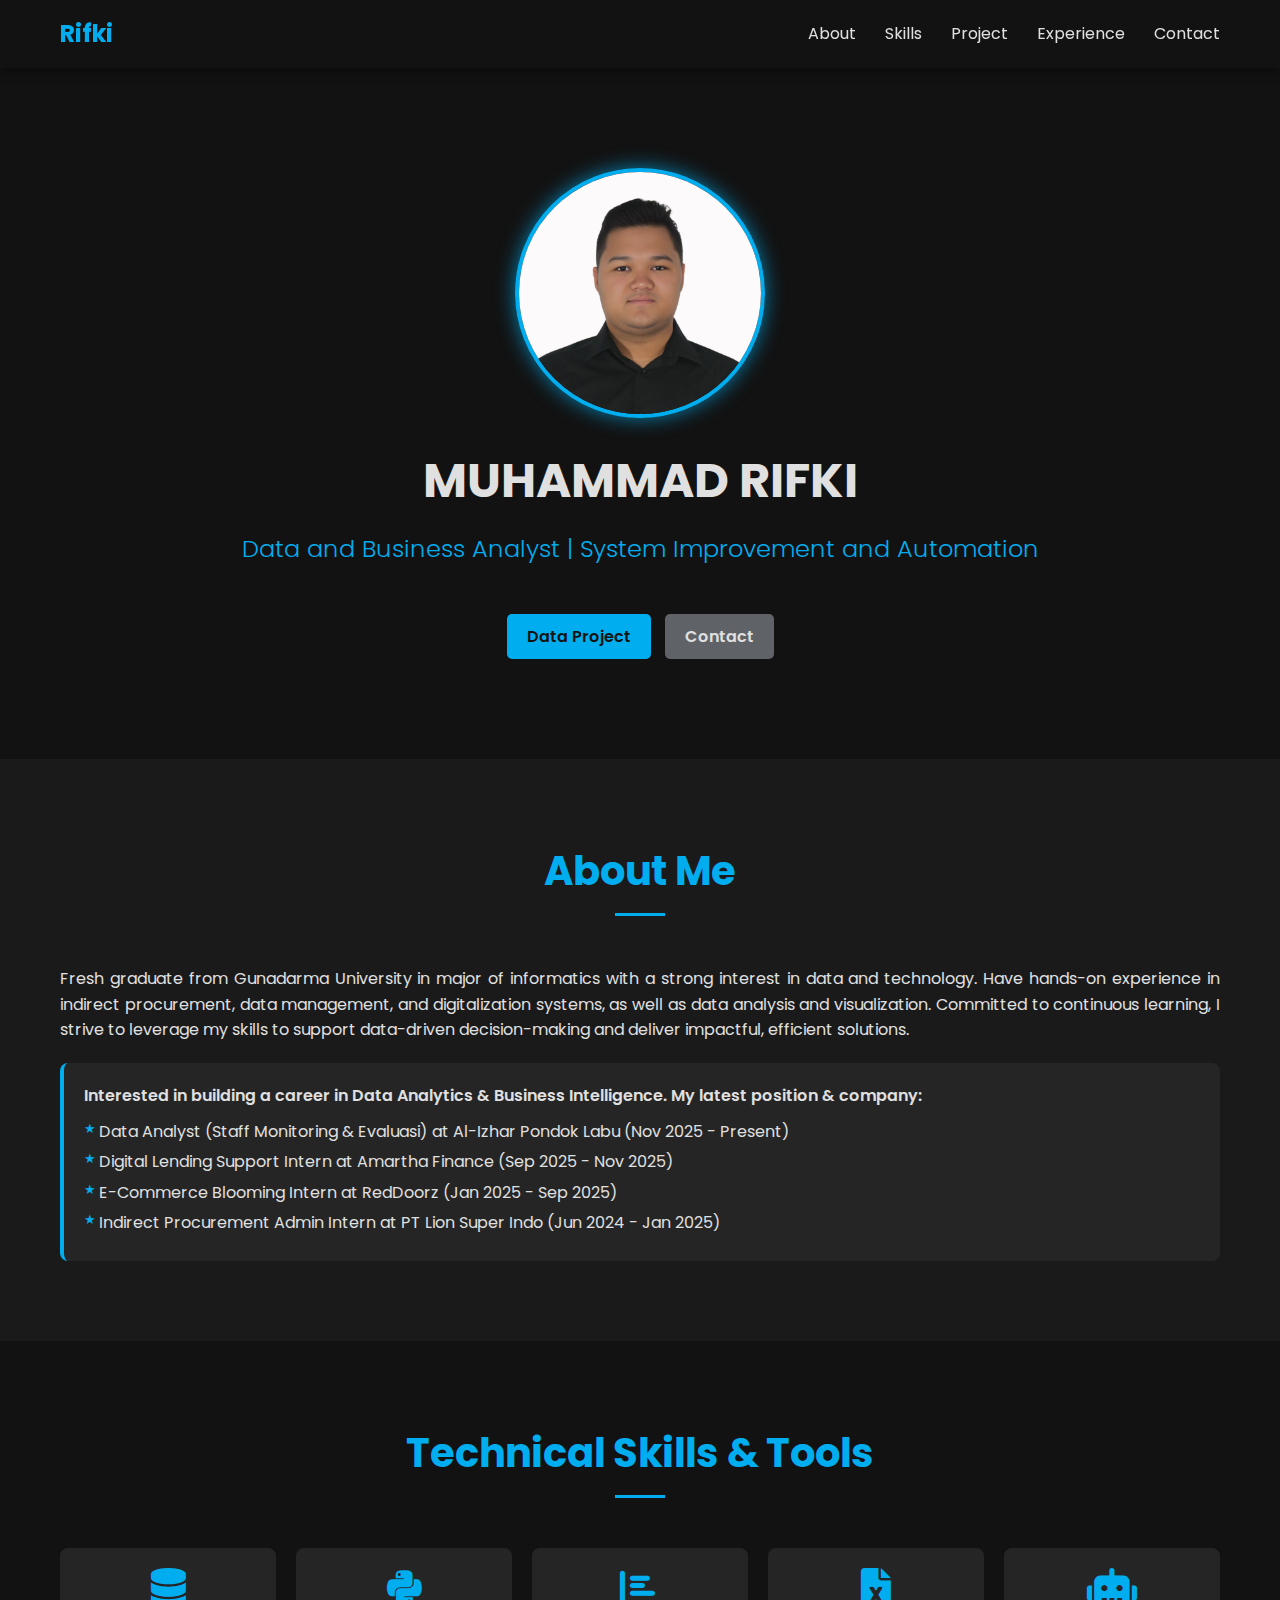
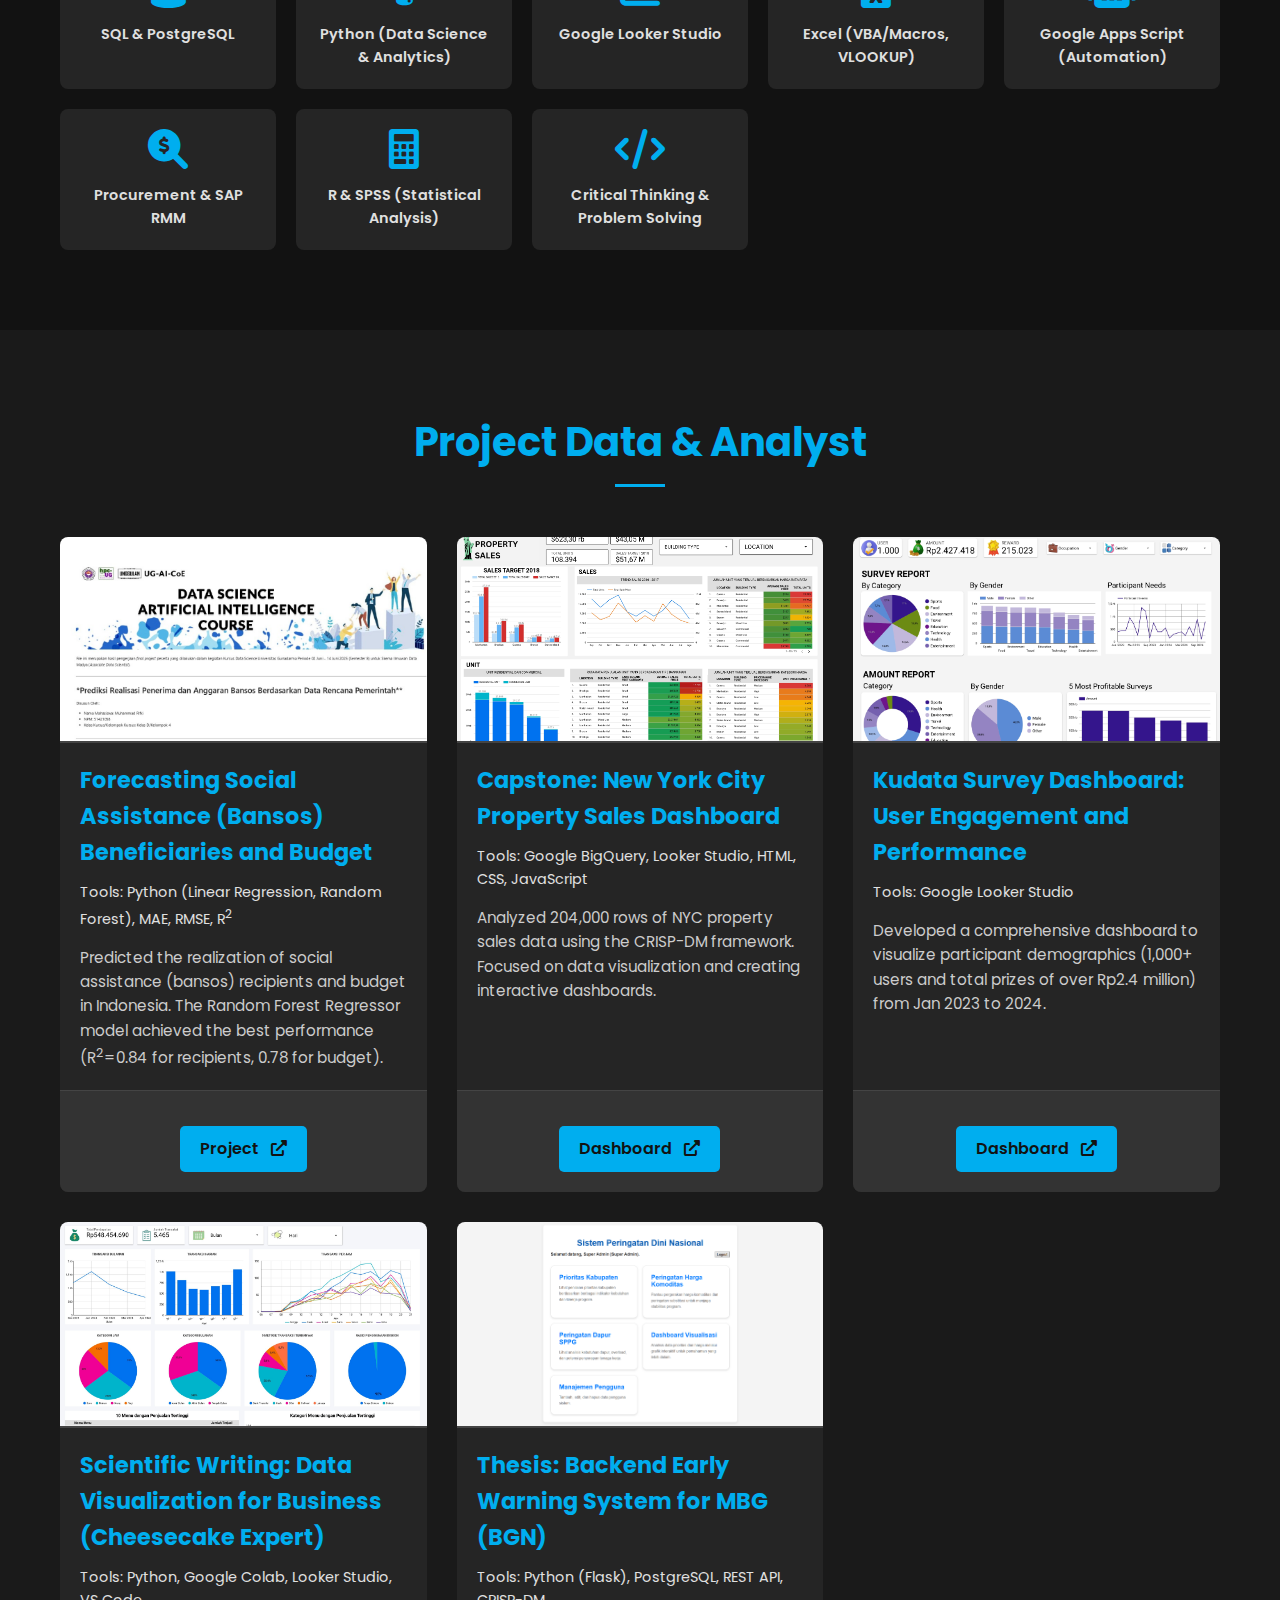
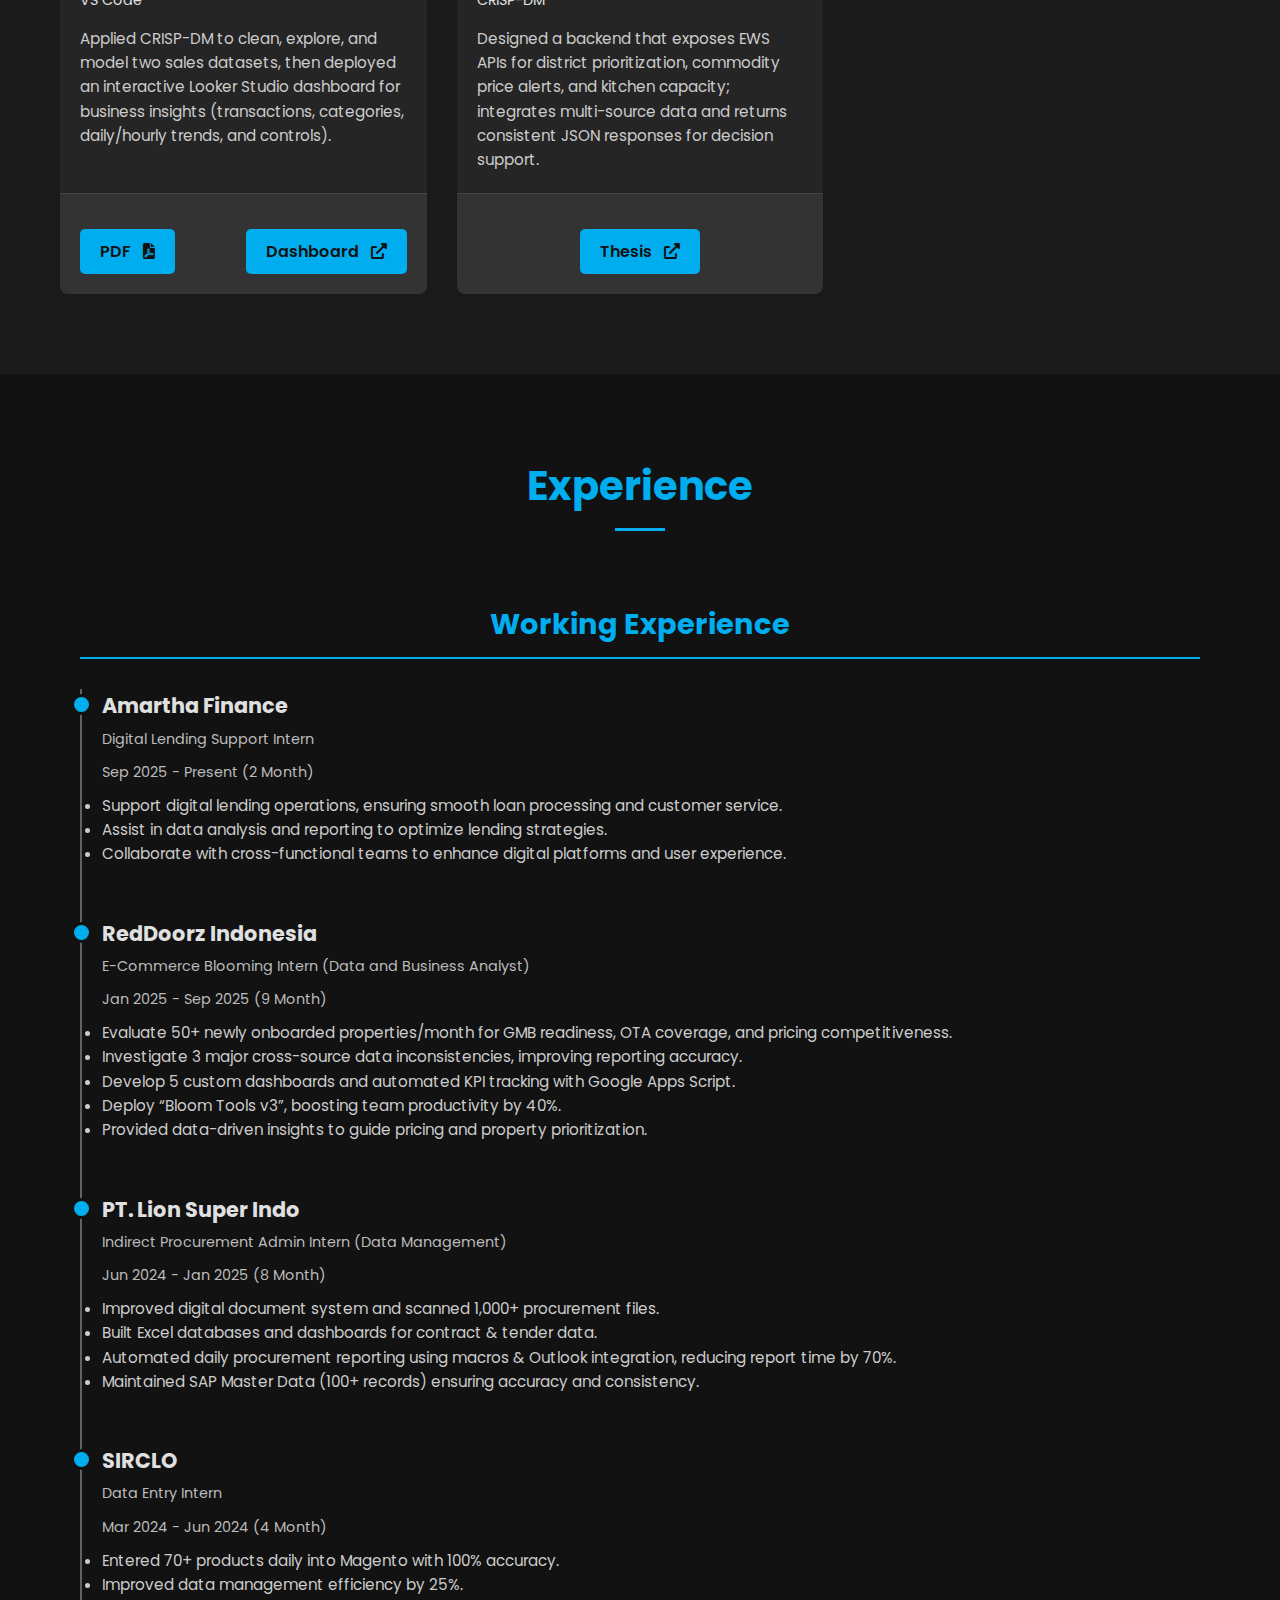
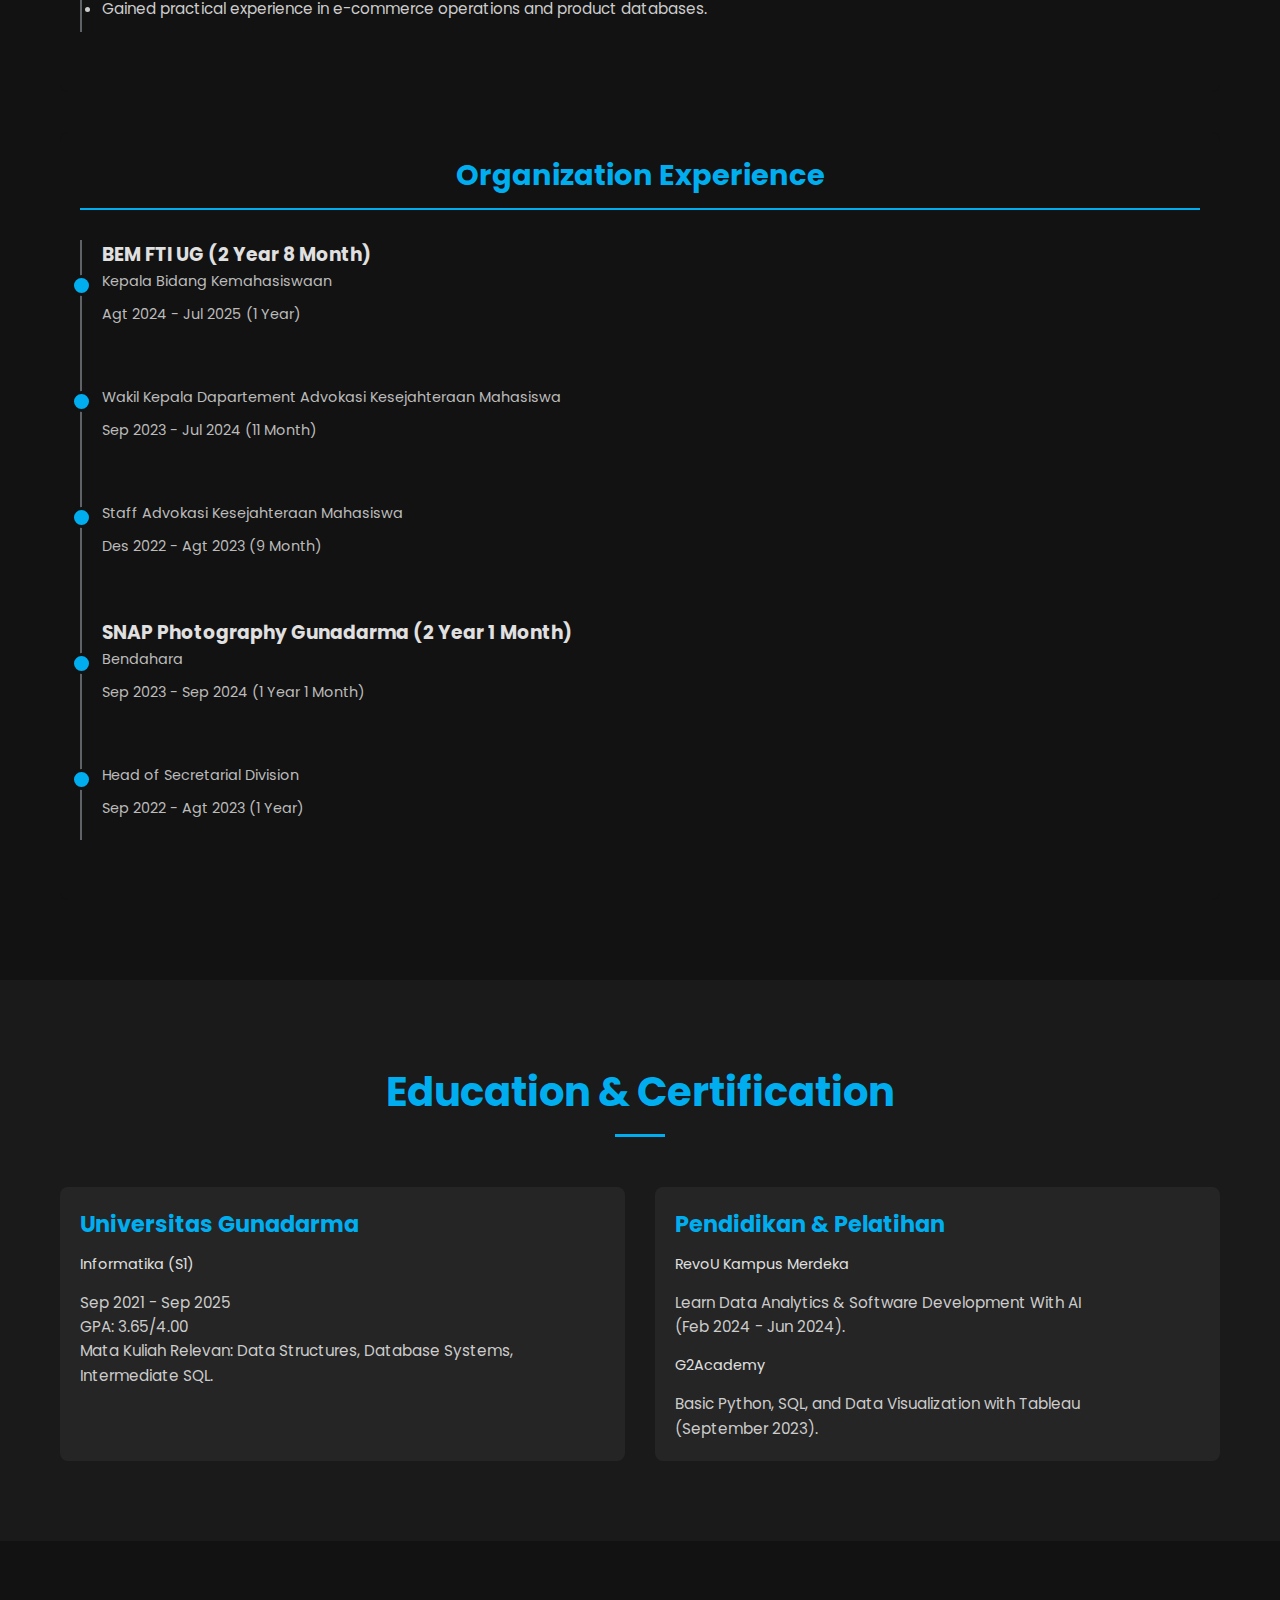
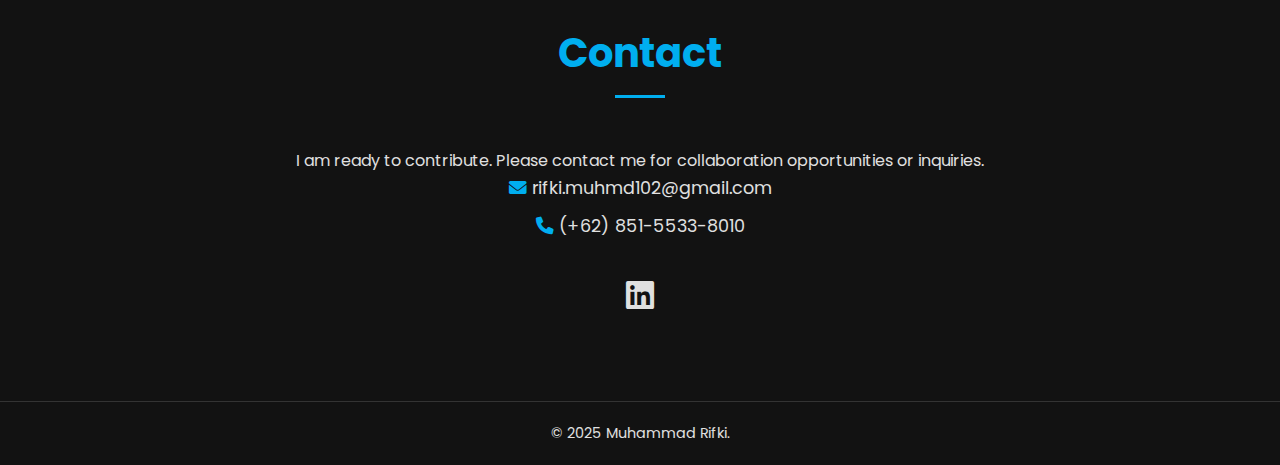
<file: index.html>
<!DOCTYPE html>
<html lang="id">
<head>
    <meta charset="UTF-8">
    <meta name="viewport" content="width=device-width, initial-scale=1.0">
    <title>Muhammad Rifki - Data & Business Analyst Portofolio</title>
    <link rel="stylesheet" href="style.css">
    <link href="https://fonts.googleapis.com/css2?family=Poppins:wght@300;400;600;700&display=swap" rel="stylesheet">
    <link rel="stylesheet" href="https://cdnjs.cloudflare.com/ajax/libs/font-awesome/6.0.0-beta3/css/all.min.css">
</head>
<body>

    <header>
        <div class="container navbar">
            <div class="logo"><a href="#hero">Rifki</a></div>
            <nav class="nav-links">
                <a href="#about-me">About</a>
                <a href="#skills">Skills</a>
                <a href="#projects">Project</a>
                <a href="#experience">Experience</a>
                <a href="#contact">Contact</a>
            </nav>
        </div>
    </header>

    <section id="hero" class="section-padding">
        <div class="container hero-content">
            <img src="images/rifki-profil.jpg" alt="Muhammad Rifki Photo" class="hero-image"> 
            <h1>MUHAMMAD RIFKI</h1>
            <h3>Data and Business Analyst | System Improvement and Automation</h3>
            <div class="actions">
                <a href="#projects" class="button">Data Project</a>
                <a href="#contact" class="button secondary-button" style="margin-left: 10px;">Contact</a>
            </div>
        </div>
    </section>

    <section id="about-me" class="section-padding">
        <div class="container">
            <h2>About Me</h2>
            <div class="about-flex">
                <div class="text-content">
                    <p>Fresh graduate from Gunadarma University in major of informatics with a strong interest in data and technology. Have hands-on experience in indirect procurement, data management, and digitalization systems, as well as data analysis and visualization. Committed to continuous learning, I strive to leverage my skills to support data-driven decision-making and deliver impactful, efficient solutions.</p>
                    <div class="value-proposition">
                        <p style="font-weight: 600; margin-bottom: 10px;">Interested in building a career in Data Analytics & Business Intelligence. My latest position & company:</p>
                        <ul>
                            <li>Data Analyst (Staff Monitoring & Evaluasi) at Al-Izhar Pondok Labu (Nov 2025 - Present)</li>
                            <li>Digital Lending Support Intern at Amartha Finance (Sep 2025 - Nov 2025)</li>
                            <li>E-Commerce Blooming Intern at RedDoorz (Jan 2025 - Sep 2025)</li>
                            <li>Indirect Procurement Admin Intern at PT Lion Super Indo (Jun 2024 - Jan 2025)</li>
                        </ul>
                    </div>
                </div>
            </div>
        </div>
    </section>

    <section id="skills" class="section-padding" style="background-color: var(--color-darker);">
        <div class="container">
            <h2>Technical Skills & Tools</h2>
            <div class="skills-grid">
                <div class="skill-item"><i class="fas fa-database"></i><p>SQL & PostgreSQL</p></div>
                <div class="skill-item"><i class="fab fa-python"></i><p>Python (Data Science & Analytics)</p></div>
                <div class="skill-item"><i class="fas fa-chart-bar"></i><p>Google Looker Studio</p></div>
                <div class="skill-item"><i class="fas fa-file-excel"></i><p>Excel (VBA/Macros, VLOOKUP)</p></div>
                <div class="skill-item"><i class="fas fa-robot"></i><p>Google Apps Script (Automation)</p></div>
                <div class="skill-item"><i class="fas fa-search-dollar"></i><p>Procurement & SAP RMM</p></div>
                <div class="skill-item"><i class="fas fa-calculator"></i><p>R & SPSS (Statistical Analysis)</p></div>
                <div class="skill-item"><i class="fas fa-code"></i><p>Critical Thinking & Problem Solving</p></div>
            </div>
        </div>
    </section>

    <section id="projects" class="section-padding">
        <div class="container">
            <h2>Project Data & Analyst</h2>
            <div class="projects-grid">
                <!-- Bansos -->
                <div class="project-card">
                    <img src="images/DS-Rifki.jpg" alt="Data Science" class="project-image" data-project="bansos">
                    <div class="project-content">
                    <h3>Forecasting Social Assistance (Bansos) Beneficiaries and Budget</h3>
                    <p class="tools">Tools: Python (Linear Regression, Random Forest), MAE, RMSE, R<sup>2</sup></p>
                    <p class="desc">Predicted the realization of social assistance (bansos) recipients and budget in Indonesia. The Random Forest Regressor model achieved the best performance (R<sup>2</sup>=0.84 for recipients, 0.78 for budget).</p>
                    </div>
                    <div class="project-links">
                    <a href="https://bit.ly/ds-bnsp-rifki" target="_blank" class="button">Project <i class="fas fa-external-link-alt"></i></a>
                    </div>
                </div>

                <!-- NYC -->
                <div class="project-card">
                    <img src="images/NYC Visual.jpg" alt="Preview NYC Dashboard" class="project-image" data-project="nyc">
                    <div class="project-content">
                    <h3>Capstone: New York City Property Sales Dashboard</h3>
                    <p class="tools">Tools: Google BigQuery, Looker Studio, HTML, CSS, JavaScript</p>
                    <p class="desc">Analyzed 204,000 rows of NYC property sales data using the CRISP-DM framework. Focused on data visualization and creating interactive dashboards.</p>
                    </div>
                    <div class="project-links">
                    <a href="https://bit.ly/DA-NYC-RIFKI" target="_blank" class="button">Dashboard <i class="fas fa-external-link-alt"></i></a>
                    </div>
                </div>

                <!-- Kudata -->
                <div class="project-card">
                    <img src="images/Kudata1.jpg" alt="Kudata Survey Dashboard" class="project-image" data-project="kudata">
                    <div class="project-content">
                    <h3>Kudata Survey Dashboard: User Engagement and Performance</h3>
                    <p class="tools">Tools: Google Looker Studio</p>
                    <p class="desc">Developed a comprehensive dashboard to visualize participant demographics (1,000+ users and total prizes of over Rp2.4 million) from Jan 2023 to 2024.</p>
                    </div>
                    <div class="project-links">
                    <a href="https://bit.ly/da-survey-rifki" target="_blank" class="button">Dashboard <i class="fas fa-external-link-alt"></i></a>
                    </div>
                </div>

                <!-- Scientific Writing / Penulisan Ilmiah -->
                <div class="project-card">
                    <img src="images/PI.jpg" alt="Data Visualization for Business (Cheesecake Expert)" class="project-image" data-project="scientviz">
                    <div class="project-content">
                    <h3>Scientific Writing: Data Visualization for Business (Cheesecake Expert)</h3>
                    <p class="tools">Tools: Python, Google Colab, Looker Studio, VS Code</p>
                    <p class="desc">Applied CRISP-DM to clean, explore, and model two sales datasets, then deployed an interactive Looker Studio dashboard for business insights (transactions, categories, daily/hourly trends, and controls).</p>
                    </div>
                    <div class="project-links split">
                        <a href="https://drive.google.com/file/d/1m9vOUinttUIye93fLzSt250-per44bxY/view?usp=sharing" target="_blank" class="button">PDF <i class="fas fa-file-pdf"></i></a>
                        <a href="https://lookerstudio.google.com/reporting/c9090929-ea8f-4de6-839d-94ad0128f563" target="_blank" class="button">Dashboard <i class="fas fa-external-link-alt"></i></a>
                    </div>
                </div>

                <!-- Skripsi -->
                <div class="project-card">
                    <img src="images/T1.png" alt="Backend EWS for MBG (BGN)" class="project-image" data-project="thesis">
                    <div class="project-content">
                    <h3>Thesis: Backend Early Warning System for MBG (BGN)</h3>
                    <p class="tools">Tools: Python (Flask), PostgreSQL, REST API, CRISP-DM</p>
                    <p class="desc">Designed a backend that exposes EWS APIs for district prioritization, commodity price alerts, and kitchen capacity; integrates multi-source data and returns consistent JSON responses for decision support.</p>
                    </div>
                    <div class="project-links">
                    <a href="https://drive.google.com/file/d/1qq6FYT7zRw6ZCyfxRBjlqVZALY2YfCFr/view?usp=sharing" target="_blank" class="button">Thesis <i class="fas fa-external-link-alt"></i></a>
                    </div>
                </div>
                </div>

                    </div>
                </div>
            </div>
        </div>
    </section>

    <div id="gallery-modal" class="modal">
        <div class="modal-content">
            <span class="close-btn">&times;</span>
            <div class="carousel-container">
                <div class="carousel-slide">
                    </div>
                <a class="prev" onclick="plusSlides(-1)">&#10094;</a>
                <a class="next" onclick="plusSlides(1)">&#10095;</a>
            </div>
            <div class="carousel-dots-container">
                </div>
        </div>
    </div>


    <section id="experience" class="section-padding" style="background-color: var(--color-darker);">
        <div class="container">
            <h2>Experience</h2>
            <div class="experience-grid">
                <div class="experience-column">
                    <h3 class="column-title" style="color: var(--color-accent);">Working Experience</h3>
                    <div class="experience-timeline">
                        <div class="timeline-item">
                            <h3>Amartha Finance</h3>
                            <div class="role">Digital Lending Support Intern</div>
                            <div class="duration">Sep 2025 - Present (2 Month)</div>
                            <ul>
                                <li>Support digital lending operations, ensuring smooth loan processing and customer service.</li>
                                <li>Assist in data analysis and reporting to optimize lending strategies.</li>
                                <li>Collaborate with cross-functional teams to enhance digital platforms and user experience.</li>
                            </ul>
                        </div>
                        <div class="timeline-item">
                            <h3>RedDoorz Indonesia</h3>
                            <div class="role">E-Commerce Blooming Intern (Data and Business Analyst)</div>
                            <div class="duration">Jan 2025 - Sep 2025 (9 Month)</div>
                            <ul>
                                <li>Evaluate 50+ newly onboarded properties/month for GMB readiness, OTA coverage, and pricing competitiveness.</li>
                                <li>Investigate 3 major cross-source data inconsistencies, improving reporting accuracy.</li>
                                <li>Develop 5 custom dashboards and automated KPI tracking with Google Apps Script.</li>
                                <li>Deploy “Bloom Tools v3”, boosting team productivity by 40%.</li>
                                <li>Provided data-driven insights to guide pricing and property prioritization.</li>
                            </ul>
                        </div>
                        <div class="timeline-item">
                            <h3>PT. Lion Super Indo</h3>
                            <div class="role">Indirect Procurement Admin Intern (Data Management)</div>
                            <div class="duration">Jun 2024 - Jan 2025 (8 Month)</div>
                            <ul>
                                <li>Improved digital document system and scanned 1,000+ procurement files.</li>
                                <li>Built Excel databases and dashboards for contract & tender data.</li>
                                <li>Automated daily procurement reporting using macros & Outlook integration, reducing report time by 70%.</li>
                                <li>Maintained SAP Master Data (100+ records) ensuring accuracy and consistency.</li>
                            </ul>
                        </div>
                        <div class="timeline-item">
                            <h3>SIRCLO</h3>
                            <div class="role">Data Entry Intern</div>
                            <div class="duration">Mar 2024 - Jun 2024 (4 Month)</div>
                            <ul>
                                <li>Entered 70+ products daily into Magento with 100% accuracy.</li>
                                <li>Improved data management efficiency by 25%.</li>
                                <li>Gained practical experience in e-commerce operations and product databases.</li>
                            </ul>
                        </div>
                    </div>
                </div>

                <div class="experience-column">
                    <h3 class="column-title" style="color: var(--color-accent);">Organization Experience</h3>
                    <div class="experience-timeline">
                        <h3>BEM FTI UG (2 Year 8 Month)</h3>
                        <div class="timeline-item">
                            <div class="role">Kepala Bidang Kemahasiswaan</div>
                            <div class="duration">Agt 2024 - Jul 2025 (1 Year)</div>
                        </div>
                        <div class="timeline-item">
                            <div class="role">Wakil Kepala Dapartement Advokasi Kesejahteraan Mahasiswa</div>
                            <div class="duration">Sep 2023 - Jul 2024 (11 Month)</div>
                        </div>
                        <div class="timeline-item">
                            <div class="role">Staff Advokasi Kesejahteraan Mahasiswa</div>
                            <div class="duration">Des 2022 - Agt 2023 (9 Month)</div>
                        </div>
                        <h3>SNAP Photography Gunadarma (2 Year 1 Month)</h3>
                        <div class="timeline-item">

                            <div class="role">Bendahara</div>
                            <div class="duration">Sep 2023 - Sep 2024 (1 Year 1 Month)</div>
                        </div>
                        <div class="timeline-item">
                            <div class="role">Head of Secretarial Division</div>
                            <div class="duration">Sep 2022 - Agt 2023 (1 Year)</div>
                        </div>
                    </div>
                </div>
    </section>
    
    <section id="education" class="section-padding">
        <div class="container">
            <h2>Education & Certification</h2>
            <div class="projects-grid">
                
                <div class="project-card">
                    <div class="project-content">
                        <h3>Universitas Gunadarma</h3>
                        <p class="tools">Informatika (S1)</p>
                        <p class="desc">Sep 2021 - Sep 2025 <br> GPA: 3.65/4.00 <br> Mata Kuliah Relevan: Data Structures, Database Systems, Intermediate SQL.</p>
                    </div>
                </div>

                <div class="project-card">
                    <div class="project-content">
                        <h3>Pendidikan & Pelatihan</h3>
                        <p class="tools">RevoU Kampus Merdeka</p>
                        <p class="desc">Learn Data Analytics & Software Development With AI <br> (Feb 2024 - Jun 2024).</p>
                        <p class="tools" style="margin-top: 15px;">G2Academy</p>
                        <p class="desc">Basic Python, SQL, and Data Visualization with Tableau <br> (September 2023).</p>
                    </div>
                </div>
            </div>
        </div>
    </section>

    <section id="contact" class="section-padding" style="background-color: var(--color-darker);">
        <div class="container">
            <h2>Contact</h2>
            <p>I am ready to contribute. Please contact me for collaboration opportunities or inquiries.</p>
            <div class="contact-info">
                <p><i class="fas fa-envelope" style="color: var(--color-accent);"></i> rifki.muhmd102@gmail.com</p>
                <p><i class="fas fa-phone" style="color: var(--color-accent);"></i> (+62) 851-5533-8010</p>
            </div>
            
            <div class="social-links">
                <a href="http://www.linkedin.com/in/muhrifki" target="_blank" title="LinkedIn"><i class="fab fa-linkedin"></i></a>
            </div>
        </div>
    </section>

    <footer>
        <div class="container">
            <p>&copy; 2025 Muhammad Rifki.</p>
        </div>
    </footer>
    
    <script>
        // Data Gambar untuk Galeri (Silakan ganti path gambarnya dengan gambar lokal Anda)
        const galleryData = {
        bansos: [
            "images/DS-Rifki.jpg" // GANTI dengan gambar BNSP 1
            // "images/bansos-viz-2.png"
        ],
        nyc: [
            "images/NYC Visual.jpg"
            // "images/nyc-dash-2.png"
        ],
        kudata: [
            "images/Kudata1.jpg",
            "images/Kudata2.png"
            // "images/kudata-dash-2.png"
        ],

        // Tambahan galeri untuk Scientific Writing & Skripsi
        scientviz: [
            "images/PI.jpg",
            //"images/pi-2.jpg",
            //"images/pi-3.jpg"
        ],

        thesis: [
            "images/T1.png",
            "images/T2.png",
            //"images/skripsi-3.jpg"
        ]
        };

        // Scroll Spy (Navbar Active)
        const sections = document.querySelectorAll('section');
        const navLi = document.querySelectorAll('.nav-links a');

        window.addEventListener('scroll', () => {
            let current = '';
            sections.forEach(section => {
                const sectionTop = section.offsetTop;
                if (window.scrollY >= sectionTop - 150) {
                    current = section.getAttribute('id');
                }
            });

            navLi.forEach(a => {
                a.classList.remove('active');
                if (a.getAttribute('href').includes(current)) {
                    a.classList.add('active');
                }
            });
        });

        // Gallery Modal (Poin 3)
        const modal = document.getElementById('gallery-modal');
        const closeBtn = document.querySelector('.close-btn');
        const carouselSlide = document.querySelector('.carousel-slide');
        const carouselDotsContainer = document.querySelector('.carousel-dots-container');

        let slideIndex = 1;

        // Buka modal saat gambar di-klik (butuh attribute data-project)
        document.querySelectorAll('.project-image[data-project]').forEach(img => {
            img.addEventListener('click', () => {
                const key = img.getAttribute('data-project');
                openModal(key);  // pakai fungsi openModal yang sudah ada
            });
        });


        closeBtn.onclick = function() {
            modal.style.display = "none";
        }

        window.onclick = function(event) {
            if (event.target == modal) {
                modal.style.display = "none";
            }
        }

        function openModal(projectKey) {
            const images = galleryData[projectKey];
            if (!images || images.length === 0) return;

            // Bersihkan konten sebelumnya
            carouselSlide.innerHTML = '';
            carouselDotsContainer.innerHTML = '';

            // Masukkan gambar dan dots baru
            images.forEach((src, index) => {
                // Gambar
                const imgDiv = document.createElement('div');
                imgDiv.className = 'mySlides fade';
                const img = document.createElement('img');
                img.src = src;
                img.style.width = '100%';
                imgDiv.appendChild(img);
                carouselSlide.appendChild(imgDiv);

                // Dots
                const dot = document.createElement('span');
                dot.className = 'dot';
                dot.onclick = () => currentSlide(index + 1);
                carouselDotsContainer.appendChild(dot);
            });

            modal.style.display = "block";
            slideIndex = 1;
            showSlides(slideIndex);
        }

        function plusSlides(n) {
            showSlides(slideIndex += n);
        }

        function currentSlide(n) {
            showSlides(slideIndex = n);
        }

        function showSlides(n) {
            let i;
            const slides = document.getElementsByClassName("mySlides");
            const dots = document.getElementsByClassName("dot");

            if (slides.length === 0) return;

            if (n > slides.length) {slideIndex = 1}
            if (n < 1) {slideIndex = slides.length}

            for (i = 0; i < slides.length; i++) {
                slides[i].style.display = "none";
            }
            for (i = 0; i < dots.length; i++) {
                dots[i].className = dots[i].className.replace(" active-dot", "");
            }
            slides[slideIndex-1].style.display = "block";
            dots[slideIndex-1].className += " active-dot";
        }
    </script>
</body>
</html>
</file>
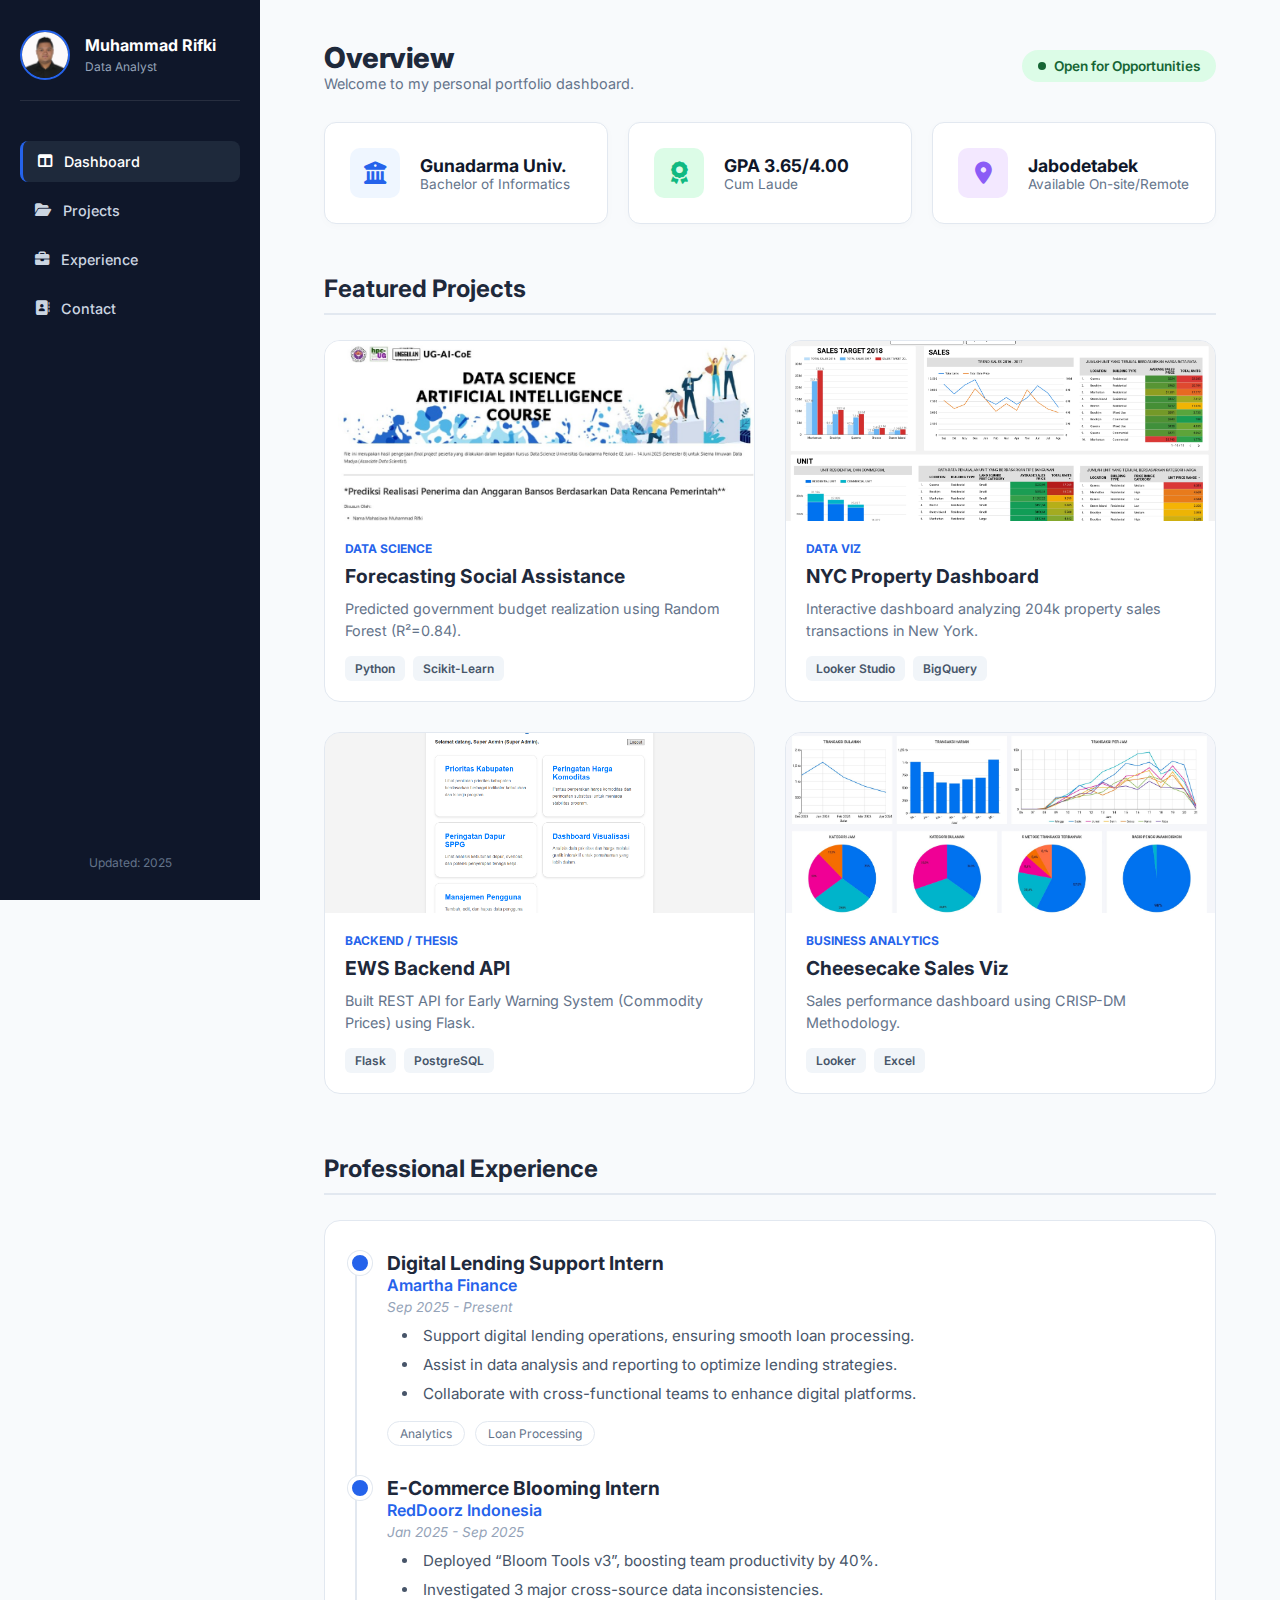
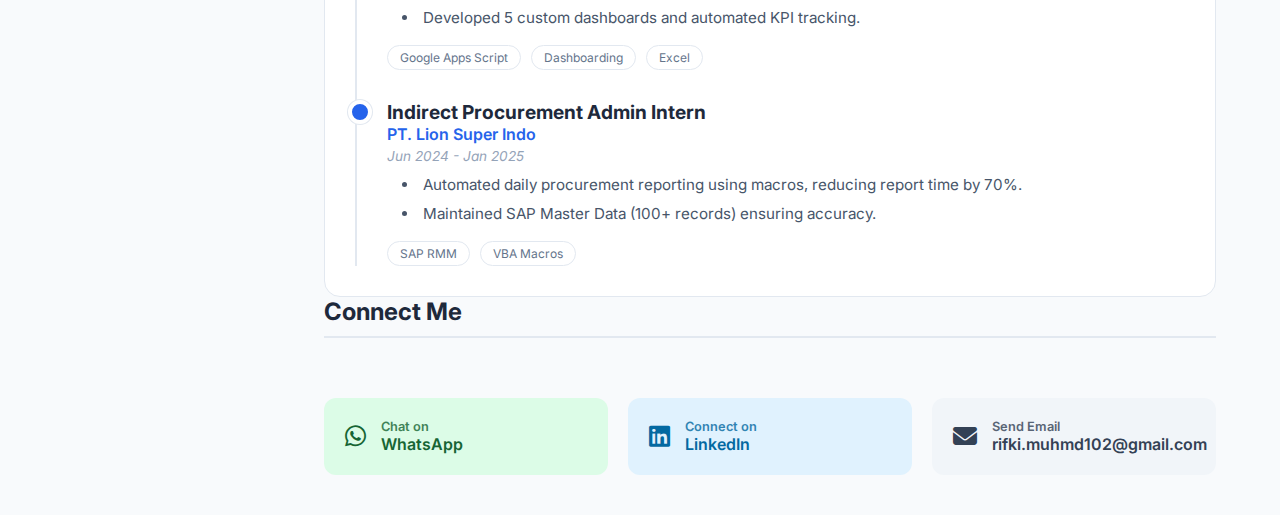
<file: index 1.html>
<!DOCTYPE html>
<html lang="id">
<head>
    <meta charset="UTF-8">
    <meta name="viewport" content="width=device-width, initial-scale=1.0">
    <title>M. Rifki - Analytics Dashboard</title>
    <link rel="stylesheet" href="https://cdnjs.cloudflare.com/ajax/libs/font-awesome/6.4.0/css/all.min.css">
    <link href="https://fonts.googleapis.com/css2?family=Inter:wght@300;400;600;700&display=swap" rel="stylesheet">

    <style>
        /* --- RESET & VARS --- */
        :root {
            --sidebar-bg: #0f172a; /* Dark Navy */
            --sidebar-hover: #1e293b;
            --main-bg: #f8fafc; /* Very Light Blue-Grey */
            --card-bg: #ffffff;
            --primary: #2563eb; 
            --text-dark: #334155;
            --text-light: #64748b;
            --border: #e2e8f0;
        }

        * { margin: 0; padding: 0; box-sizing: border-box; font-family: 'Inter', sans-serif; scroll-behavior: smooth; }
        body { background-color: var(--main-bg); display: flex; min-height: 100vh; color: var(--text-dark); }
        a { text-decoration: none; color: inherit; transition: 0.2s; }
        ul { list-style-position: inside; }

        /* --- SIDEBAR (Fixed Left) --- */
        aside {
            width: 260px;
            background-color: var(--sidebar-bg);
            color: white;
            position: fixed;
            height: 100vh;
            display: flex;
            flex-direction: column;
            padding: 30px 20px;
            z-index: 100;
        }

        .profile-mini {
            display: flex; align-items: center; gap: 15px; margin-bottom: 40px; padding-bottom: 20px; border-bottom: 1px solid rgba(255,255,255,0.1);
        }
        .profile-mini img { width: 50px; height: 50px; border-radius: 50%; object-fit: cover; border: 2px solid var(--primary); }
        .profile-text h4 { font-size: 1rem; font-weight: 700; }
        .profile-text span { font-size: 0.75rem; color: #94a3b8; }

        .nav-menu { display: flex; flex-direction: column; gap: 8px; }
        .nav-item {
            display: flex; align-items: center; gap: 12px; padding: 12px 15px;
            border-radius: 8px; color: #cbd5e1; font-size: 0.9rem; font-weight: 500;
        }
        .nav-item:hover, .nav-item.active { background: var(--sidebar-hover); color: white; border-left: 3px solid var(--primary); }
        
        .sidebar-footer { margin-top: auto; font-size: 0.75rem; color: #64748b; text-align: center; }

        /* --- MAIN CONTENT --- */
        main { margin-left: 260px; flex-grow: 1; padding: 40px 5%; width: 100%; }

        header { display: flex; justify-content: space-between; align-items: center; margin-bottom: 30px; }
        .page-title h1 { font-size: 1.8rem; font-weight: 800; color: #1e293b; letter-spacing: -0.5px; }
        .status-badge { 
            background: #dcfce7; color: #166534; padding: 8px 16px; border-radius: 50px; 
            font-size: 0.85rem; font-weight: 600; display: flex; align-items: center; gap: 8px;
        }
        .status-dot { width: 8px; height: 8px; background: #166534; border-radius: 50%; animation: pulse 2s infinite; }
        @keyframes pulse { 0% { opacity: 1; } 50% { opacity: 0.5; } 100% { opacity: 1; } }

        /* --- INFO CARDS (Identity) --- */
        .info-grid { display: grid; grid-template-columns: repeat(auto-fit, minmax(220px, 1fr)); gap: 20px; margin-bottom: 50px; }
        .info-card {
            background: var(--card-bg); padding: 25px; border-radius: 12px;
            border: 1px solid var(--border); display: flex; align-items: center; gap: 20px;
            box-shadow: 0 2px 10px rgba(0,0,0,0.02); transition: 0.3s;
        }
        .info-card:hover { transform: translateY(-5px); border-color: var(--primary); }
        .info-icon {
            width: 50px; height: 50px; border-radius: 10px; background: #eff6ff;
            color: var(--primary); display: flex; align-items: center; justify-content: center; font-size: 1.4rem;
        }
        .info-content h3 { font-size: 1.1rem; font-weight: 700; color: #0f172a; }
        .info-content p { font-size: 0.85rem; color: var(--text-light); }

        /* --- PROJECTS GRID (With Images) --- */
        .section-header { margin-bottom: 25px; border-bottom: 2px solid var(--border); padding-bottom: 10px; display: flex; justify-content: space-between; align-items: flex-end; }
        .section-header h2 { font-size: 1.5rem; color: #1e293b; }
        
        .project-grid { display: grid; grid-template-columns: repeat(auto-fit, minmax(300px, 1fr)); gap: 30px; margin-bottom: 60px; }
        .project-card {
            background: var(--card-bg); border-radius: 16px; overflow: hidden;
            border: 1px solid var(--border); transition: 0.3s; display: flex; flex-direction: column;
        }
        .project-card:hover { transform: translateY(-5px); box-shadow: 0 10px 20px rgba(0,0,0,0.05); }
        
        /* Image Area */
        .project-img-wrapper { height: 180px; width: 100%; overflow: hidden; position: relative; background: #e2e8f0; }
        .project-img { width: 100%; height: 100%; object-fit: cover; transition: 0.5s; }
        .project-card:hover .project-img { transform: scale(1.05); }
        .overlay-link {
            position: absolute; top: 0; left: 0; width: 100%; height: 100%;
            background: rgba(0,0,0,0.3); opacity: 0; transition: 0.3s;
            display: flex; align-items: center; justify-content: center; color: white; font-weight: 600;
        }
        .project-img-wrapper:hover .overlay-link { opacity: 1; }

        .project-body { padding: 20px; flex-grow: 1; display: flex; flex-direction: column; }
        .project-tag { font-size: 0.75rem; color: var(--primary); font-weight: 700; text-transform: uppercase; margin-bottom: 8px; }
        .project-title { font-size: 1.2rem; font-weight: 700; margin-bottom: 10px; color: #1e293b; }
        .project-desc { font-size: 0.9rem; color: var(--text-light); line-height: 1.5; margin-bottom: 15px; }
        
        .tech-stack { display: flex; flex-wrap: wrap; gap: 8px; margin-top: auto; }
        .tech-badge { background: #f1f5f9; padding: 5px 10px; border-radius: 6px; font-size: 0.75rem; font-weight: 600; color: #475569; }

        /* --- EXPERIENCE LIST (Detailed) --- */
        .exp-container { background: var(--card-bg); border-radius: 16px; border: 1px solid var(--border); padding: 30px; }
        .exp-item { padding-bottom: 30px; border-left: 2px solid #e2e8f0; padding-left: 30px; position: relative; }
        .exp-item:last-child { padding-bottom: 0; }
        .exp-item::before {
            content: ''; position: absolute; left: -9px; top: 0; width: 16px; height: 16px;
            background: var(--primary); border-radius: 50%; border: 4px solid white; box-shadow: 0 0 0 1px #e2e8f0;
        }
        
        .exp-header { margin-bottom: 10px; }
        .exp-role { font-size: 1.2rem; font-weight: 700; color: #1e293b; }
        .exp-company { font-size: 1rem; color: var(--primary); font-weight: 600; }
        .exp-date { font-size: 0.85rem; color: #94a3b8; font-style: italic; display: block; margin-top: 4px; }
        
        .exp-details ul { margin-left: 15px; margin-bottom: 15px; }
        .exp-details li { font-size: 0.95rem; color: #475569; margin-bottom: 6px; line-height: 1.5; }
        
        .exp-tools { display: flex; gap: 10px; flex-wrap: wrap; }
        .tool-pill { border: 1px solid #e2e8f0; padding: 4px 12px; border-radius: 20px; font-size: 0.75rem; color: #64748b; }

        /* --- CONTACT WIDGET --- */
        .contact-section { margin-top: 60px; display: grid; grid-template-columns: repeat(auto-fit, minmax(250px, 1fr)); gap: 20px; }
        .contact-btn {
            padding: 20px; border-radius: 12px; display: flex; align-items: center; gap: 15px;
            font-weight: 600; transition: 0.3s; border: 1px solid transparent;
        }
        .contact-btn i { font-size: 1.5rem; }
        
        .btn-wa { background: #dcfce7; color: #166534; }
        .btn-wa:hover { background: #166534; color: white; }
        
        .btn-li { background: #e0f2fe; color: #0369a1; }
        .btn-li:hover { background: #0077b5; color: white; }
        
        .btn-email { background: #f1f5f9; color: #334155; }
        .btn-email:hover { background: #334155; color: white; }

        /* --- MOBILE --- */
        @media (max-width: 900px) {
            aside { display: none; } /* Hide sidebar on mobile */
            main { margin-left: 0; padding: 20px; }
            .info-grid { grid-template-columns: 1fr; }
        }
    </style>
</head>
<body>

    <aside>
        <div class="profile-mini">
            <img src="images/rifki-profil.jpg" alt="Profile">
            <div class="profile-text">
                <h4>Muhammad Rifki</h4>
                <span>Data Analyst</span>
            </div>
        </div>

        <nav class="nav-menu">
            <a href="#" class="nav-item active"><i class="fas fa-columns"></i> Dashboard</a>
            <a href="#projects" class="nav-item"><i class="fas fa-folder-open"></i> Projects</a>
            <a href="#experience" class="nav-item"><i class="fas fa-briefcase"></i> Experience</a>
            <a href="#contact" class="nav-item"><i class="fas fa-address-book"></i> Contact</a>
        </nav>

        <div class="sidebar-footer">
            <p>Updated: 2025</p>
        </div>
    </aside>

    <main>
        
        <header>
            <div class="page-title">
                <h1>Overview</h1>
                <p style="color: var(--text-light); font-size: 0.9rem;">Welcome to my personal portfolio dashboard.</p>
            </div>
            <div class="status-badge">
                <div class="status-dot"></div> Open for Opportunities
            </div>
        </header>

        <div class="info-grid">
            <div class="info-card">
                <div class="info-icon"><i class="fas fa-university"></i></div>
                <div class="info-content">
                    <h3>Gunadarma Univ.</h3>
                    <p>Bachelor of Informatics</p>
                </div>
            </div>
            <div class="info-card">
                <div class="info-icon" style="color: #10b981; background: #dcfce7;"><i class="fas fa-award"></i></div>
                <div class="info-content">
                    <h3>GPA 3.65/4.00</h3>
                    <p>Cum Laude</p>
                </div>
            </div>
            <div class="info-card">
                <div class="info-icon" style="color: #8b5cf6; background: #f3e8ff;"><i class="fas fa-map-marker-alt"></i></div>
                <div class="info-content">
                    <h3>Jabodetabek</h3>
                    <p>Available On-site/Remote</p>
                </div>
            </div>
        </div>

        <section id="projects">
            <div class="section-header">
                <h2>Featured Projects</h2>
            </div>
            
            <div class="project-grid">
                
                <div class="project-card">
                    <a href="https://bit.ly/ds-bnsp-rifki" target="_blank" class="project-img-wrapper">
                        <img src="images/DS-Rifki.jpg" alt="Bansos Project" class="project-img">
                        <div class="overlay-link"><i class="fas fa-external-link-alt"></i> &nbsp; View Project</div>
                    </a>
                    <div class="project-body">
                        <span class="project-tag">Data Science</span>
                        <h3 class="project-title">Forecasting Social Assistance</h3>
                        <p class="project-desc">Predicted government budget realization using Random Forest (R²=0.84).</p>
                        <div class="tech-stack">
                            <span class="tech-badge">Python</span>
                            <span class="tech-badge">Scikit-Learn</span>
                        </div>
                    </div>
                </div>

                <div class="project-card">
                    <a href="https://bit.ly/DA-NYC-RIFKI" target="_blank" class="project-img-wrapper">
                        <img src="images/NYC Visual.jpg" alt="NYC Project" class="project-img">
                        <div class="overlay-link"><i class="fas fa-chart-bar"></i> &nbsp; View Dashboard</div>
                    </a>
                    <div class="project-body">
                        <span class="project-tag">Data Viz</span>
                        <h3 class="project-title">NYC Property Dashboard</h3>
                        <p class="project-desc">Interactive dashboard analyzing 204k property sales transactions in New York.</p>
                        <div class="tech-stack">
                            <span class="tech-badge">Looker Studio</span>
                            <span class="tech-badge">BigQuery</span>
                        </div>
                    </div>
                </div>

                <div class="project-card">
                    <a href="https://drive.google.com/file/d/1qq6FYT7zRw6ZCyfxRBjlqVZALY2YfCFr/view?usp=sharing" target="_blank" class="project-img-wrapper">
                        <img src="images/T1.png" alt="Thesis Project" class="project-img">
                        <div class="overlay-link"><i class="fas fa-file-pdf"></i> &nbsp; Read Thesis</div>
                    </a>
                    <div class="project-body">
                        <span class="project-tag">Backend / Thesis</span>
                        <h3 class="project-title">EWS Backend API</h3>
                        <p class="project-desc">Built REST API for Early Warning System (Commodity Prices) using Flask.</p>
                        <div class="tech-stack">
                            <span class="tech-badge">Flask</span>
                            <span class="tech-badge">PostgreSQL</span>
                        </div>
                    </div>
                </div>

                <div class="project-card">
                    <a href="https://lookerstudio.google.com/reporting/c9090929-ea8f-4de6-839d-94ad0128f563" target="_blank" class="project-img-wrapper">
                        <img src="images/PI.jpg" alt="PI Project" class="project-img">
                        <div class="overlay-link"><i class="fas fa-chart-line"></i> &nbsp; View Dash</div>
                    </a>
                    <div class="project-body">
                        <span class="project-tag">Business Analytics</span>
                        <h3 class="project-title">Cheesecake Sales Viz</h3>
                        <p class="project-desc">Sales performance dashboard using CRISP-DM Methodology.</p>
                        <div class="tech-stack">
                            <span class="tech-badge">Looker</span>
                            <span class="tech-badge">Excel</span>
                        </div>
                    </div>
                </div>

            </div>
        </section>

        <section id="experience">
            <div class="section-header">
                <h2>Professional Experience</h2>
            </div>
            
            <div class="exp-container">
                
                <div class="exp-item">
                    <div class="exp-header">
                        <div class="exp-role">Digital Lending Support Intern</div>
                        <div class="exp-company">Amartha Finance</div>
                        <span class="exp-date">Sep 2025 - Present</span>
                    </div>
                    <div class="exp-details">
                        <ul>
                            <li>Support digital lending operations, ensuring smooth loan processing.</li>
                            <li>Assist in data analysis and reporting to optimize lending strategies.</li>
                            <li>Collaborate with cross-functional teams to enhance digital platforms.</li>
                        </ul>
                    </div>
                    <div class="exp-tools">
                        <span class="tool-pill">Analytics</span>
                        <span class="tool-pill">Loan Processing</span>
                    </div>
                </div>

                <div class="exp-item">
                    <div class="exp-header">
                        <div class="exp-role">E-Commerce Blooming Intern</div>
                        <div class="exp-company">RedDoorz Indonesia</div>
                        <span class="exp-date">Jan 2025 - Sep 2025</span>
                    </div>
                    <div class="exp-details">
                        <ul>
                            <li>Deployed “Bloom Tools v3”, boosting team productivity by 40%.</li>
                            <li>Investigated 3 major cross-source data inconsistencies.</li>
                            <li>Developed 5 custom dashboards and automated KPI tracking.</li>
                        </ul>
                    </div>
                    <div class="exp-tools">
                        <span class="tool-pill">Google Apps Script</span>
                        <span class="tool-pill">Dashboarding</span>
                        <span class="tool-pill">Excel</span>
                    </div>
                </div>

                <div class="exp-item">
                    <div class="exp-header">
                        <div class="exp-role">Indirect Procurement Admin Intern</div>
                        <div class="exp-company">PT. Lion Super Indo</div>
                        <span class="exp-date">Jun 2024 - Jan 2025</span>
                    </div>
                    <div class="exp-details">
                        <ul>
                            <li>Automated daily procurement reporting using macros, reducing report time by 70%.</li>
                            <li>Maintained SAP Master Data (100+ records) ensuring accuracy.</li>
                        </ul>
                    </div>
                    <div class="exp-tools">
                        <span class="tool-pill">SAP RMM</span>
                        <span class="tool-pill">VBA Macros</span>
                    </div>
                </div>

            </div>
        </section>

        <section id="contact">
            <div class="section-header">
                <h2>Connect Me</h2>
            </div>
            <div class="contact-section">
                <a href="https://wa.me/6285155338010" target="_blank" class="contact-btn btn-wa">
                    <i class="fab fa-whatsapp"></i>
                    <div>
                        <div style="font-size: 0.8rem; opacity: 0.8;">Chat on</div>
                        WhatsApp
                    </div>
                </a>

                <a href="https://linkedin.com/in/rifki-muhammad" target="_blank" class="contact-btn btn-li">
                    <i class="fab fa-linkedin"></i>
                    <div>
                        <div style="font-size: 0.8rem; opacity: 0.8;">Connect on</div>
                        LinkedIn
                    </div>
                </a>

                <a href="mailto:rifki.muhmd102@gmail.com" class="contact-btn btn-email">
                    <i class="fas fa-envelope"></i>
                    <div>
                        <div style="font-size: 0.8rem; opacity: 0.8;">Send Email</div>
                        rifki.muhmd102@gmail.com
                    </div>
                </a>
            </div>
        </section>

    </main>
</body>
</html>
</file>
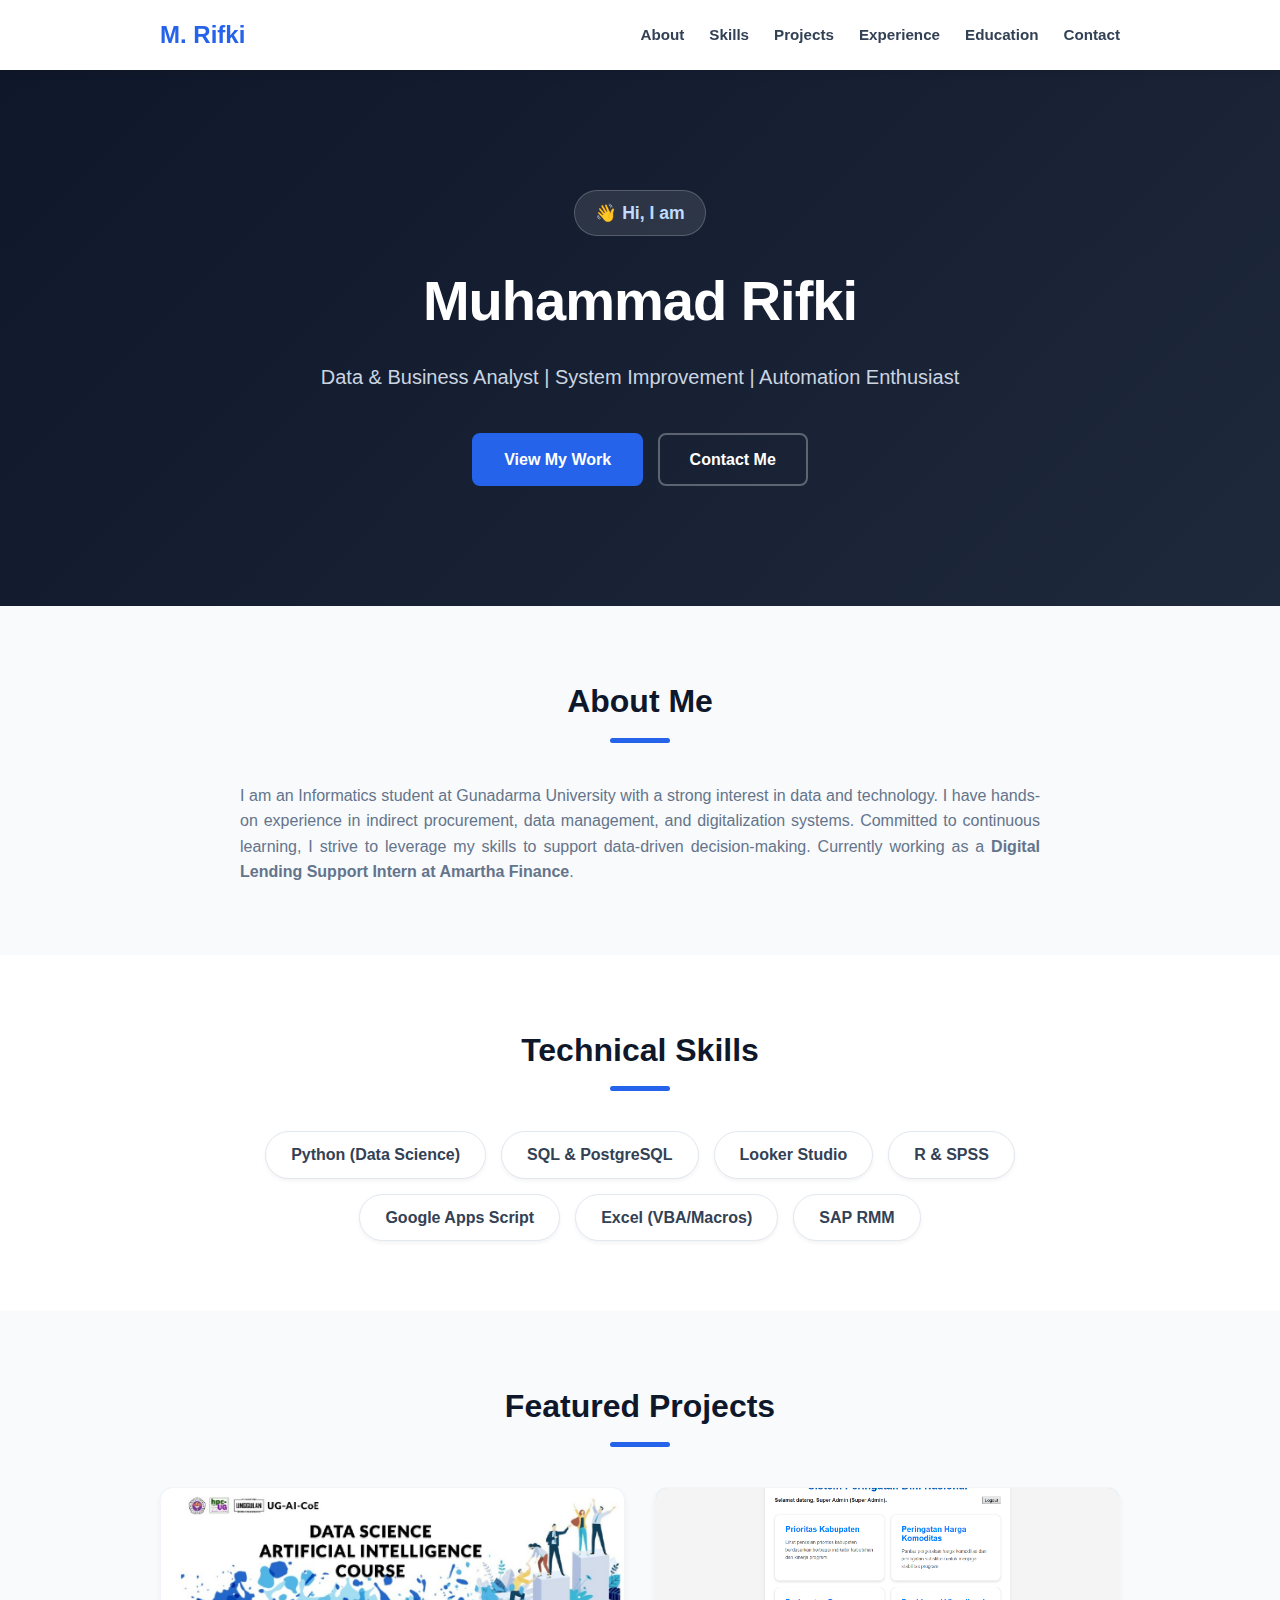
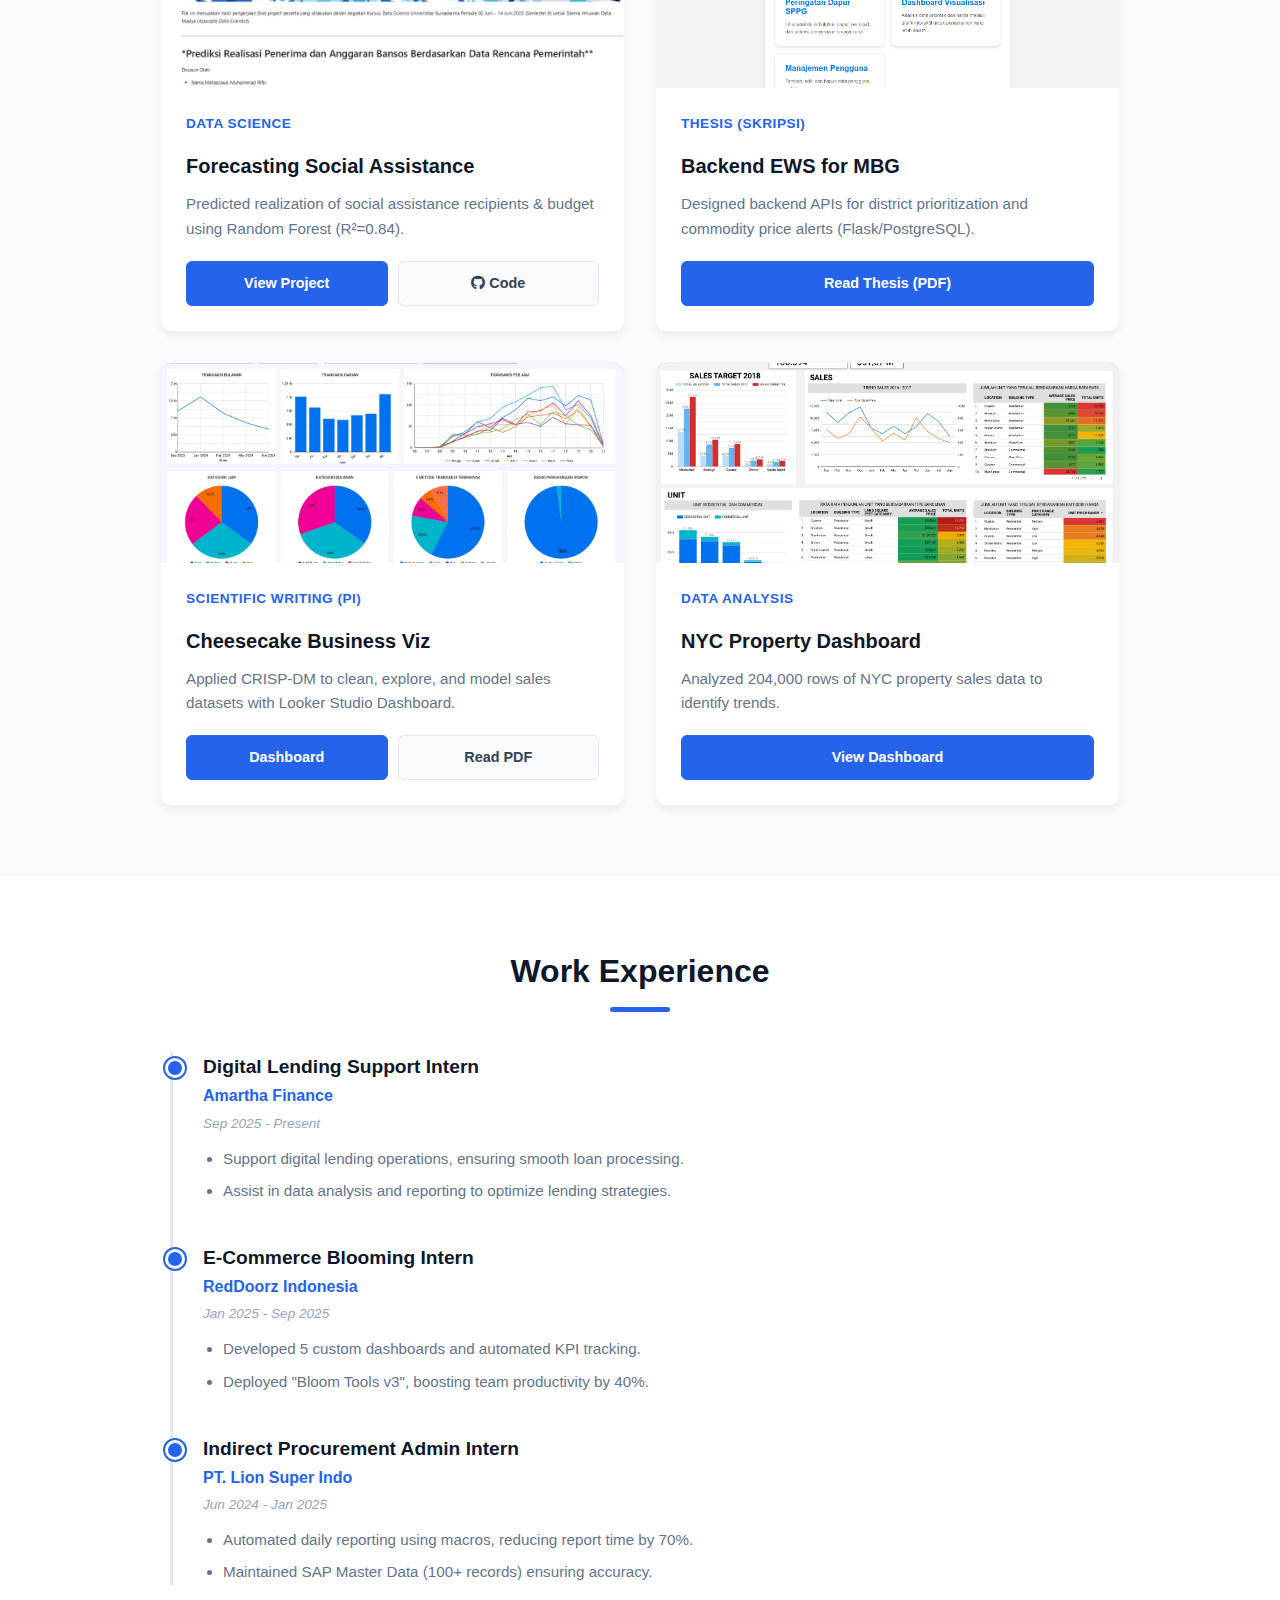
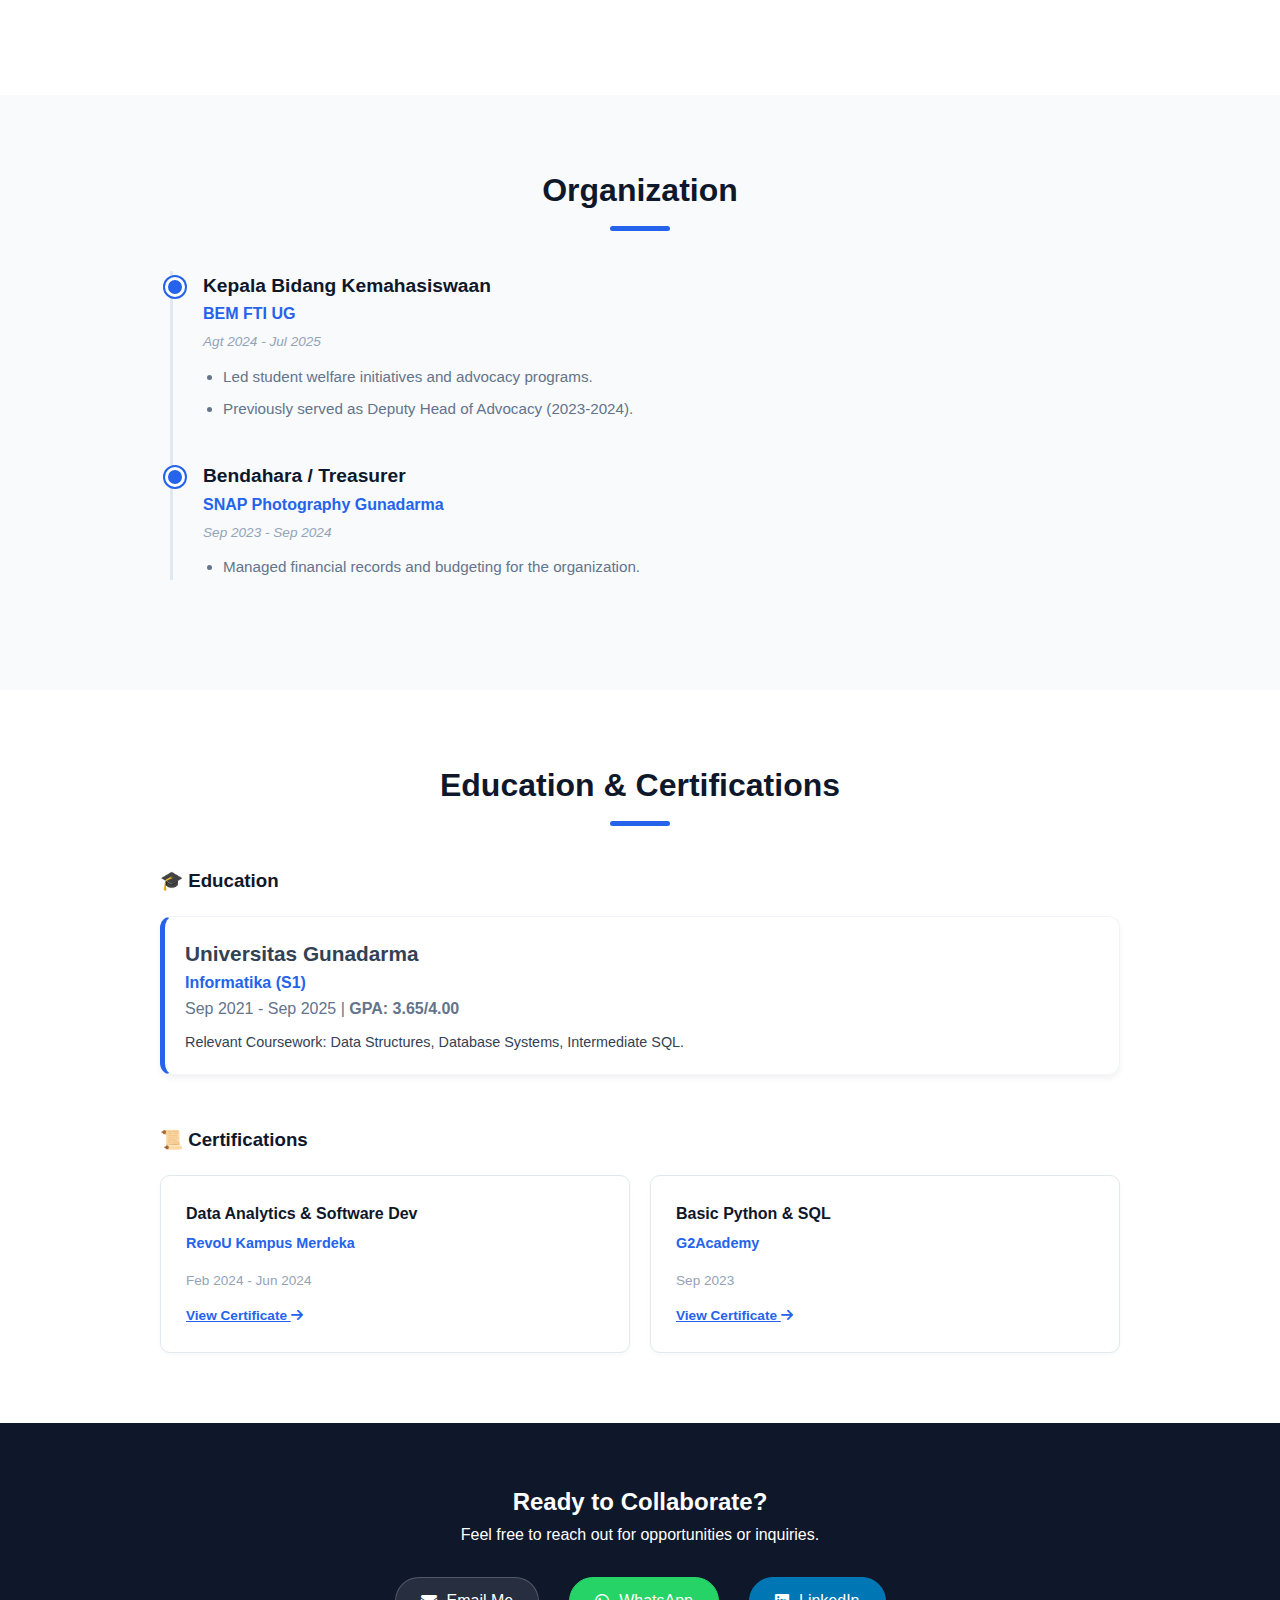
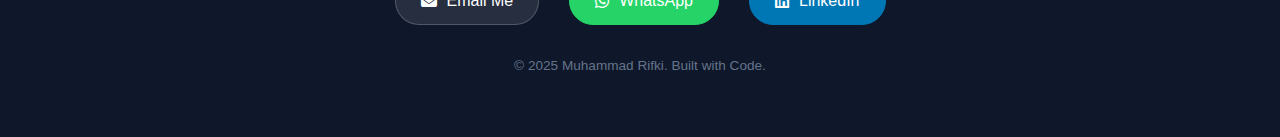
<file: index 2.html>
<!DOCTYPE html>
<html lang="id">
<head>
    <meta charset="UTF-8">
    <meta name="viewport" content="width=device-width, initial-scale=1.0">
    <title>Muhammad Rifki - Data Portfolio</title>
    <link rel="stylesheet" href="https://cdnjs.cloudflare.com/ajax/libs/font-awesome/6.4.0/css/all.min.css">
    <style>
        /* --- RESET & VARIABLES --- */
        :root {
            --primary: #2563eb; /* Biru Utama */
            --secondary: #0f172a; /* Dark Blue buat background hero */
            --text-dark: #334155;
            --text-light: #64748b;
            --white: #ffffff;
            --bg-light: #f8fafc;
            --accent: #3b82f6;
        }

        * { margin: 0; padding: 0; box-sizing: border-box; font-family: 'Segoe UI', Roboto, sans-serif; scroll-behavior: smooth; }
        body { background-color: var(--bg-light); color: var(--text-dark); line-height: 1.6; }
        a { text-decoration: none; color: inherit; transition: 0.3s; }
        ul { list-style: none; }

        /* --- LAYOUT --- */
        .container { max-width: 1000px; margin: 0 auto; padding: 0 20px; }
        section { padding: 70px 0; }
        .section-title { font-size: 2rem; color: var(--secondary); margin-bottom: 40px; text-align: center; font-weight: 800; }
        .section-title::after { content: ''; display: block; width: 60px; height: 5px; background: var(--primary); margin: 10px auto 0; border-radius: 5px; }

        /* --- NAVBAR --- */
        header { background: var(--white); box-shadow: 0 2px 10px rgba(0,0,0,0.1); position: sticky; top: 0; z-index: 1000; }
        nav { display: flex; justify-content: space-between; align-items: center; height: 70px; }
        .logo { font-size: 1.5rem; font-weight: 800; color: var(--primary); }
        .nav-links { display: flex; gap: 25px; }
        .nav-links a { font-weight: 600; color: var(--text-dark); font-size: 0.95rem; }
        .nav-links a:hover { color: var(--primary); }

        /* --- HERO SECTION (REVISI) --- */
        .hero { background: linear-gradient(135deg, var(--secondary), #1e293b); color: var(--white); text-align: center; padding: 120px 20px; }
        
        .hero-badge {
            display: inline-block;
            background: rgba(255, 255, 255, 0.1);
            padding: 8px 20px;
            border-radius: 50px;
            font-size: 1.1rem;
            font-weight: 600;
            color: #bfdbfe;
            margin-bottom: 20px;
            border: 1px solid rgba(255, 255, 255, 0.2);
        }

        .hero h1 { font-size: 3.5rem; margin-bottom: 15px; font-weight: 800; letter-spacing: -1px; }
        .hero p { font-size: 1.25rem; color: #cbd5e1; max-width: 700px; margin: 0 auto 40px; }
        
        .btn { display: inline-block; padding: 12px 30px; background: var(--primary); color: var(--white); border-radius: 8px; font-weight: 600; border: 2px solid var(--primary); }
        .btn:hover { background: var(--white); color: var(--primary); border-color: var(--white); transform: translateY(-3px); }
        .btn-outline { background: transparent; border: 2px solid rgba(255,255,255,0.3); margin-left: 10px; }
        .btn-outline:hover { border-color: var(--white); background: var(--white); color: var(--secondary); }

        /* --- SKILLS --- */
        .skills-grid { display: flex; flex-wrap: wrap; justify-content: center; gap: 15px; }
        .skill-tag { background: var(--white); padding: 10px 25px; border-radius: 50px; border: 1px solid #e2e8f0; font-weight: 600; color: var(--text-dark); box-shadow: 0 2px 4px rgba(0,0,0,0.05); }
        .skill-tag:hover { border-color: var(--primary); color: var(--primary); transform: translateY(-3px); }

        /* --- PROJECTS & THESIS --- */
        .project-grid { display: grid; grid-template-columns: repeat(auto-fit, minmax(320px, 1fr)); gap: 30px; }
        .card { background: var(--white); border-radius: 12px; overflow: hidden; box-shadow: 0 4px 6px rgba(0,0,0,0.05); transition: 0.3s; display: flex; flex-direction: column; border: 1px solid #f1f5f9; }
        .card:hover { transform: translateY(-8px); box-shadow: 0 10px 20px rgba(0,0,0,0.1); }
        .card-img { height: 200px; background-color: #cbd5e1; object-fit: cover; width: 100%; }
        .card-body { padding: 25px; flex-grow: 1; display: flex; flex-direction: column; }
        .card-title { font-size: 1.25rem; font-weight: 700; margin-bottom: 10px; color: var(--secondary); }
        .card-subtitle { font-size: 0.85rem; color: var(--primary); font-weight: 700; text-transform: uppercase; margin-bottom: 15px; letter-spacing: 0.5px; }
        .card-desc { font-size: 0.95rem; color: var(--text-light); margin-bottom: 20px; flex-grow: 1; }
        
        .btn-group { display: flex; gap: 10px; margin-top: auto; }
        .btn-sm { flex: 1; text-align: center; padding: 10px; border: 1px solid #e2e8f0; border-radius: 6px; font-size: 0.9rem; font-weight: 600; color: var(--text-dark); background: #f8fafc; }
        .btn-sm:hover { background: var(--primary); color: var(--white); border-color: var(--primary); }
        .btn-primary-sm { background: var(--primary); color: var(--white); border-color: var(--primary); }

        /* --- TIMELINE (EXPERIENCE & ORG) --- */
        .timeline { position: relative; border-left: 3px solid #e2e8f0; margin-left: 10px; padding-left: 30px; }
        .timeline-item { position: relative; margin-bottom: 40px; }
        .timeline-item::before { content: ''; position: absolute; left: -38px; top: 6px; width: 14px; height: 14px; background: var(--primary); border-radius: 50%; border: 3px solid var(--white); box-shadow: 0 0 0 2px var(--primary); }
        .timeline-role { font-size: 1.2rem; font-weight: 700; color: var(--secondary); }
        .timeline-place { font-size: 1rem; color: var(--primary); font-weight: 600; margin-bottom: 4px; }
        .timeline-date { font-size: 0.85rem; color: #94a3b8; margin-bottom: 12px; font-style: italic; }
        .timeline-list li { margin-bottom: 8px; font-size: 0.95rem; color: var(--text-light); list-style-type: disc; margin-left: 20px; }

        /* --- CERTIFICATIONS (REVISI: Ada Button) --- */
        .cert-grid { display: grid; grid-template-columns: repeat(auto-fit, minmax(280px, 1fr)); gap: 20px; }
        .cert-card { background: var(--white); padding: 25px; border-radius: 10px; border: 1px solid #e2e8f0; box-shadow: 0 2px 5px rgba(0,0,0,0.03); }
        .cert-title { font-weight: 700; margin-bottom: 5px; color: var(--secondary); }
        .cert-issuer { color: var(--primary); font-size: 0.9rem; margin-bottom: 15px; font-weight: 600; }
        .cert-btn { display: inline-block; font-size: 0.85rem; color: var(--primary); font-weight: 600; text-decoration: underline; }
        .cert-btn:hover { color: var(--secondary); }

        /* --- FOOTER --- */
        footer { background: var(--secondary); color: var(--white); padding: 60px 20px; text-align: center; }
        .footer-links { display: flex; justify-content: center; gap: 30px; margin-top: 30px; margin-bottom: 30px; flex-wrap: wrap; }
        .footer-btn { display: flex; align-items: center; gap: 10px; background: rgba(255,255,255,0.1); padding: 10px 25px; border-radius: 50px; color: var(--white); border: 1px solid rgba(255,255,255,0.2); }
        .footer-btn:hover { background: var(--primary); border-color: var(--primary); }
        .footer-copyright { color: #64748b; font-size: 0.85rem; }

        /* --- RESPONSIVE --- */
        @media (max-width: 768px) {
            .nav-links { display: none; }
            .hero h1 { font-size: 2.5rem; }
            .footer-links { flex-direction: column; align-items: center; }
        }
    </style>
</head>
<body>

    <header>
        <div class="container">
            <nav>
                <div class="logo">M. Rifki</div>
                <ul class="nav-links">
                    <li><a href="#about">About</a></li>
                    <li><a href="#skills">Skills</a></li>
                    <li><a href="#projects">Projects</a></li>
                    <li><a href="#experience">Experience</a></li>
                    <li><a href="#education">Education</a></li>
                    <li><a href="#contact">Contact</a></li>
                </ul>
            </nav>
        </div>
    </header>

    <section class="hero">
        <div class="container">
            <div class="hero-badge">👋 Hi, I am</div>
            <h1>Muhammad Rifki</h1>
            <p>Data & Business Analyst | System Improvement | Automation Enthusiast</p>
            <div>
                <a href="#projects" class="btn">View My Work</a>
                <a href="#contact" class="btn btn-outline">Contact Me</a>
            </div>
        </div>
    </section>

    <section id="about">
        <div class="container">
            <h2 class="section-title">About Me</h2>
            <p style="text-align: justify; color: var(--text-light); max-width: 800px; margin: 0 auto;">
                I am an Informatics student at Gunadarma University with a strong interest in data and technology. 
                I have hands-on experience in indirect procurement, data management, and digitalization systems. 
                Committed to continuous learning, I strive to leverage my skills to support data-driven decision-making.
                Currently working as a <strong>Digital Lending Support Intern at Amartha Finance</strong>.
            </p>
        </div>
    </section>

    <section id="skills" style="background-color: var(--white);">
        <div class="container">
            <h2 class="section-title">Technical Skills</h2>
            <div class="skills-grid">
                <span class="skill-tag">Python (Data Science)</span>
                <span class="skill-tag">SQL & PostgreSQL</span>
                <span class="skill-tag">Looker Studio</span>
                <span class="skill-tag">R & SPSS</span>
                <span class="skill-tag">Google Apps Script</span>
                <span class="skill-tag">Excel (VBA/Macros)</span>
                <span class="skill-tag">SAP RMM</span>
            </div>
        </div>
    </section>

    <section id="projects">
        <div class="container">
            <h2 class="section-title">Featured Projects</h2>
            <div class="project-grid">
                
                <div class="card">
                    <img src="images/DS-Rifki.jpg" alt="Bansos" class="card-img">
                    <div class="card-body">
                        <div class="card-subtitle">Data Science</div>
                        <h3 class="card-title">Forecasting Social Assistance</h3>
                        <p class="card-desc">Predicted realization of social assistance recipients & budget using Random Forest (R²=0.84).</p>
                        <div class="btn-group">
                            <a href="https://bit.ly/ds-bnsp-rifki" target="_blank" class="btn-sm btn-primary-sm">View Project</a>
                            <a href="#" class="btn-sm"><i class="fab fa-github"></i> Code</a>
                        </div>
                    </div>
                </div>

                <div class="card">
                    <img src="images/T1.png" alt="Thesis" class="card-img">
                    <div class="card-body">
                        <div class="card-subtitle">Thesis (Skripsi)</div>
                        <h3 class="card-title">Backend EWS for MBG</h3>
                        <p class="card-desc">Designed backend APIs for district prioritization and commodity price alerts (Flask/PostgreSQL).</p>
                        <div class="btn-group">
                            <a href="https://drive.google.com/file/d/1qq6FYT7zRw6ZCyfxRBjlqVZALY2YfCFr/view?usp=sharing" target="_blank" class="btn-sm btn-primary-sm">Read Thesis (PDF)</a>
                        </div>
                    </div>
                </div>

                <div class="card">
                    <img src="images/PI.jpg" alt="PI" class="card-img">
                    <div class="card-body">
                        <div class="card-subtitle">Scientific Writing (PI)</div>
                        <h3 class="card-title">Cheesecake Business Viz</h3>
                        <p class="card-desc">Applied CRISP-DM to clean, explore, and model sales datasets with Looker Studio Dashboard.</p>
                        <div class="btn-group">
                            <a href="https://lookerstudio.google.com/reporting/c9090929-ea8f-4de6-839d-94ad0128f563" target="_blank" class="btn-sm btn-primary-sm">Dashboard</a>
                            <a href="https://drive.google.com/file/d/1m9vOUinttUIye93fLzSt250-per44bxY/view?usp=sharing" target="_blank" class="btn-sm">Read PDF</a>
                        </div>
                    </div>
                </div>

                <div class="card">
                    <img src="images/NYC Visual.jpg" alt="NYC" class="card-img">
                    <div class="card-body">
                        <div class="card-subtitle">Data Analysis</div>
                        <h3 class="card-title">NYC Property Dashboard</h3>
                        <p class="card-desc">Analyzed 204,000 rows of NYC property sales data to identify trends.</p>
                        <div class="btn-group">
                            <a href="https://bit.ly/DA-NYC-RIFKI" target="_blank" class="btn-sm btn-primary-sm">View Dashboard</a>
                        </div>
                    </div>
                </div>

            </div>
        </div>
    </section>

    <section id="experience" style="background-color: var(--white);">
        <div class="container">
            <h2 class="section-title">Work Experience</h2>
            <div class="timeline">
                
                <div class="timeline-item">
                    <div class="timeline-role">Digital Lending Support Intern</div>
                    <div class="timeline-place">Amartha Finance</div>
                    <div class="timeline-date">Sep 2025 - Present</div>
                    <ul class="timeline-list">
                        <li>Support digital lending operations, ensuring smooth loan processing.</li>
                        <li>Assist in data analysis and reporting to optimize lending strategies.</li>
                    </ul>
                </div>

                <div class="timeline-item">
                    <div class="timeline-role">E-Commerce Blooming Intern</div>
                    <div class="timeline-place">RedDoorz Indonesia</div>
                    <div class="timeline-date">Jan 2025 - Sep 2025</div>
                    <ul class="timeline-list">
                        <li>Developed 5 custom dashboards and automated KPI tracking.</li>
                        <li>Deployed "Bloom Tools v3", boosting team productivity by 40%.</li>
                    </ul>
                </div>

                <div class="timeline-item">
                    <div class="timeline-role">Indirect Procurement Admin Intern</div>
                    <div class="timeline-place">PT. Lion Super Indo</div>
                    <div class="timeline-date">Jun 2024 - Jan 2025</div>
                    <ul class="timeline-list">
                        <li>Automated daily reporting using macros, reducing report time by 70%.</li>
                        <li>Maintained SAP Master Data (100+ records) ensuring accuracy.</li>
                    </ul>
                </div>

            </div>
        </div>
    </section>

    <section id="organization">
        <div class="container">
            <h2 class="section-title">Organization</h2>
            <div class="timeline">
                
                <div class="timeline-item">
                    <div class="timeline-role">Kepala Bidang Kemahasiswaan</div>
                    <div class="timeline-place">BEM FTI UG</div>
                    <div class="timeline-date">Agt 2024 - Jul 2025</div>
                    <ul class="timeline-list">
                        <li>Led student welfare initiatives and advocacy programs.</li>
                        <li>Previously served as Deputy Head of Advocacy (2023-2024).</li>
                    </ul>
                </div>

                <div class="timeline-item">
                    <div class="timeline-role">Bendahara / Treasurer</div>
                    <div class="timeline-place">SNAP Photography Gunadarma</div>
                    <div class="timeline-date">Sep 2023 - Sep 2024</div>
                    <ul class="timeline-list">
                        <li>Managed financial records and budgeting for the organization.</li>
                    </ul>
                </div>

            </div>
        </div>
    </section>

    <section id="education" style="background-color: var(--white);">
        <div class="container">
            <h2 class="section-title">Education & Certifications</h2>
            
            <div style="margin-bottom: 50px;">
                <h3 style="margin-bottom: 20px; color: var(--secondary);">🎓 Education</h3>
                <div class="card" style="padding: 20px; border-left: 5px solid var(--primary);">
                    <h3 style="font-size: 1.3rem;">Universitas Gunadarma</h3>
                    <p style="color: var(--primary); font-weight: 600;">Informatika (S1)</p>
                    <p style="color: #64748b;">Sep 2021 - Sep 2025 | <strong>GPA: 3.65/4.00</strong></p>
                    <p style="margin-top: 10px; font-size: 0.9rem;">Relevant Coursework: Data Structures, Database Systems, Intermediate SQL.</p>
                </div>
            </div>

            <div>
                <h3 style="margin-bottom: 20px; color: var(--secondary);">📜 Certifications</h3>
                <div class="cert-grid">
                    
                    <div class="cert-card">
                        <div class="cert-title">Data Analytics & Software Dev</div>
                        <div class="cert-issuer">RevoU Kampus Merdeka</div>
                        <p style="font-size: 0.85rem; color: #94a3b8; margin-bottom: 10px;">Feb 2024 - Jun 2024</p>
                        <a href="#" class="cert-btn" target="_blank">View Certificate <i class="fas fa-arrow-right"></i></a>
                    </div>

                    <div class="cert-card">
                        <div class="cert-title">Basic Python & SQL</div>
                        <div class="cert-issuer">G2Academy</div>
                        <p style="font-size: 0.85rem; color: #94a3b8; margin-bottom: 10px;">Sep 2023</p>
                        <a href="#" class="cert-btn" target="_blank">View Certificate <i class="fas fa-arrow-right"></i></a>
                    </div>

                </div>
            </div>
        </div>
    </section>

    <footer id="contact">
        <div class="container">
            <h2>Ready to Collaborate?</h2>
            <p>Feel free to reach out for opportunities or inquiries.</p>
            
            <div class="footer-links">
                <a href="mailto:rifki.muhmd102@gmail.com" class="footer-btn">
                    <i class="fas fa-envelope"></i> Email Me
                </a>
                
                <a href="https://wa.me/6285155338010" target="_blank" class="footer-btn" style="background-color: #25D366; border-color: #25D366;">
                    <i class="fab fa-whatsapp"></i> WhatsApp
                </a>

                <a href="https://linkedin.com/in/username-lu" target="_blank" class="footer-btn" style="background-color: #0077b5; border-color: #0077b5;">
                    <i class="fab fa-linkedin"></i> LinkedIn
                </a>
            </div>

            <div class="footer-copyright">
                © 2025 Muhammad Rifki. Built with Code.
            </div>
        </div>
    </footer>

</body>
</html>
</file>
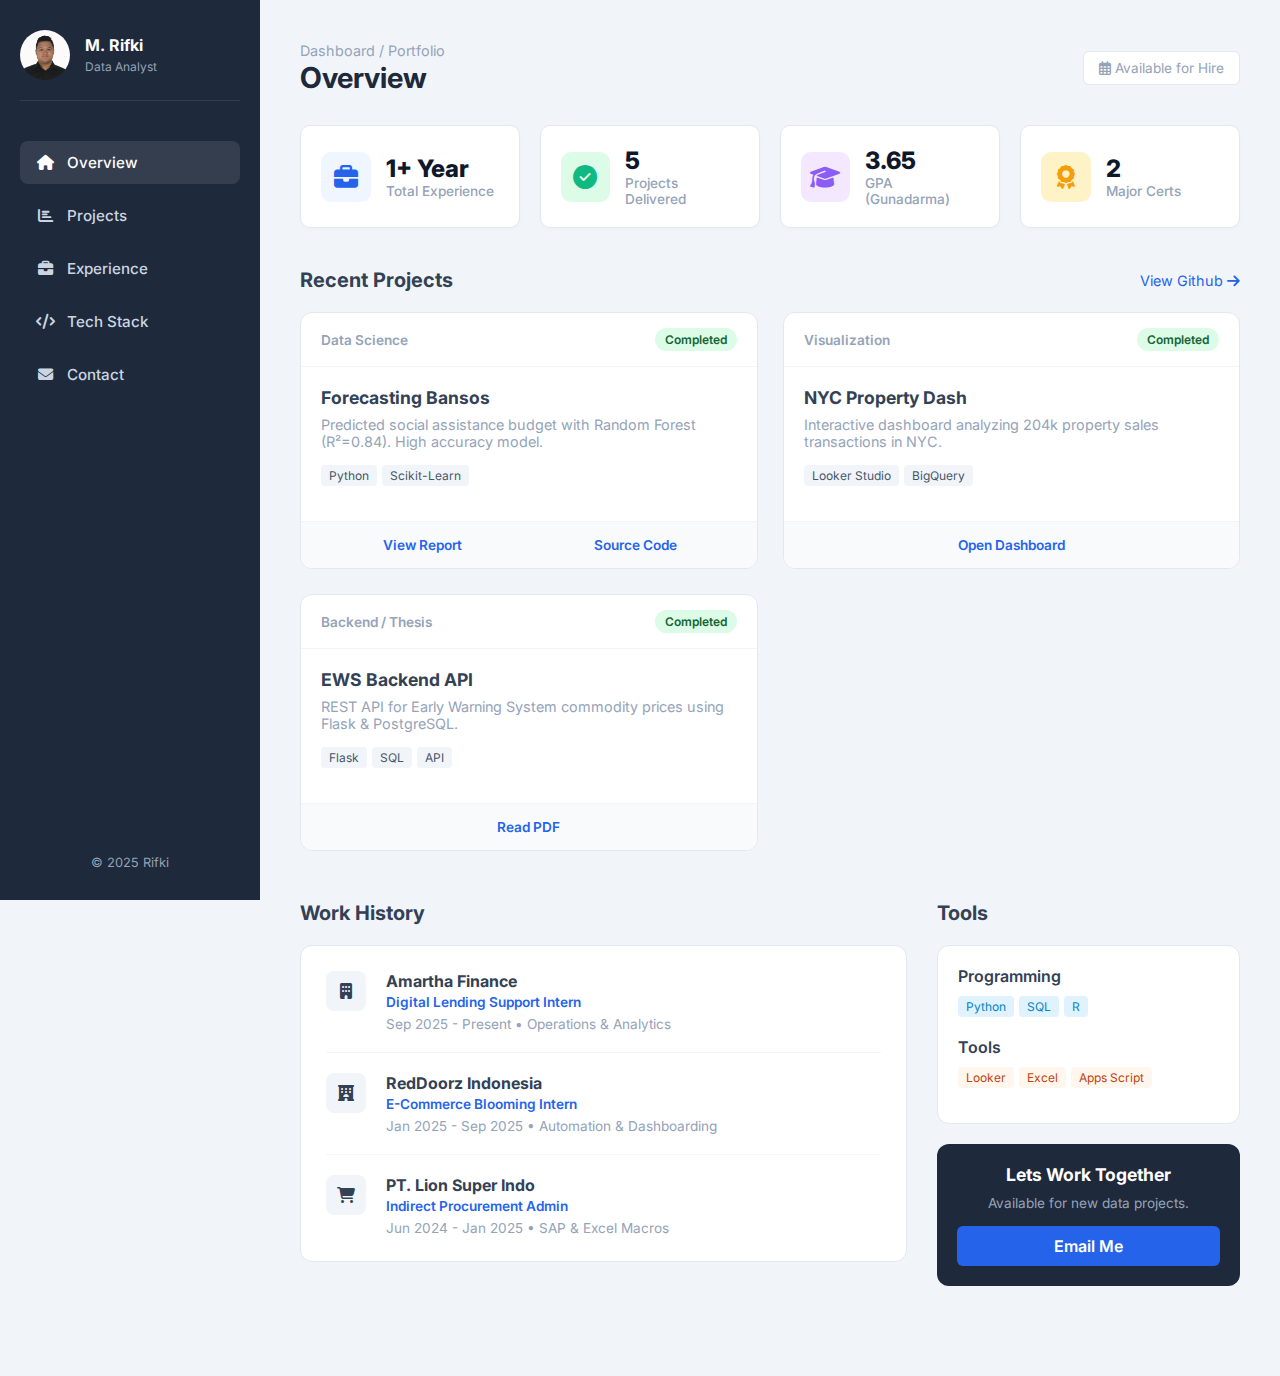
<file: index 3.html>
<!DOCTYPE html>
<html lang="id">
<head>
    <meta charset="UTF-8">
    <meta name="viewport" content="width=device-width, initial-scale=1.0">
    <title>M. Rifki - Analytics Profile</title>
    <link rel="stylesheet" href="https://cdnjs.cloudflare.com/ajax/libs/font-awesome/6.4.0/css/all.min.css">
    <link href="https://fonts.googleapis.com/css2?family=Inter:wght@300;400;600;700&display=swap" rel="stylesheet">

    <style>
        /* --- RESET & VARS --- */
        :root {
            --sidebar-bg: #1e293b; /* Dark Slate */
            --main-bg: #f1f5f9; /* Light Gray */
            --card-bg: #ffffff;
            --primary: #2563eb; /* Blue standard */
            --success: #10b981; /* Green for KPIs */
            --text-dark: #334155;
            --text-light: #94a3b8;
            --border: #e2e8f0;
        }

        * { margin: 0; padding: 0; box-sizing: border-box; font-family: 'Inter', sans-serif; scroll-behavior: smooth; }
        body { background-color: var(--main-bg); display: flex; min-height: 100vh; color: var(--text-dark); }
        a { text-decoration: none; color: inherit; transition: 0.2s; }
        
        /* --- LAYOUT: SIDEBAR (Desktop) --- */
        aside {
            width: 260px;
            background-color: var(--sidebar-bg);
            color: white;
            position: fixed;
            height: 100vh;
            display: flex;
            flex-direction: column;
            padding: 30px 20px;
            z-index: 100;
        }

        .profile-mini {
            display: flex; align-items: center; gap: 15px; margin-bottom: 40px; padding-bottom: 20px; border-bottom: 1px solid rgba(255,255,255,0.1);
        }
        .profile-mini img { width: 50px; height: 50px; border-radius: 50%; object-fit: cover; background: #cbd5e1; }
        .profile-text h4 { font-size: 1rem; font-weight: 700; }
        .profile-text span { font-size: 0.75rem; color: var(--text-light); }

        .nav-menu { display: flex; flex-direction: column; gap: 10px; }
        .nav-item {
            display: flex; align-items: center; gap: 12px; padding: 12px 15px;
            border-radius: 8px; color: #cbd5e1; font-size: 0.95rem; font-weight: 500;
        }
        .nav-item:hover, .nav-item.active { background: rgba(255,255,255,0.1); color: white; }
        .nav-item i { width: 20px; text-align: center; }

        .sidebar-footer { margin-top: auto; font-size: 0.8rem; color: var(--text-light); text-align: center; }

        /* --- MAIN CONTENT --- */
        main {
            margin-left: 260px; /* Lebar sidebar */
            flex-grow: 1;
            padding: 40px;
        }

        header { display: flex; justify-content: space-between; align-items: center; margin-bottom: 30px; }
        .page-title h1 { font-size: 1.8rem; font-weight: 700; color: #1e293b; }
        .date-badge { background: white; padding: 8px 15px; border-radius: 6px; font-size: 0.85rem; color: var(--text-light); border: 1px solid var(--border); }

        /* --- KPI CARDS (Atas) --- */
        .kpi-grid { display: grid; grid-template-columns: repeat(auto-fit, minmax(200px, 1fr)); gap: 20px; margin-bottom: 40px; }
        .kpi-card {
            background: var(--card-bg); padding: 20px; border-radius: 10px;
            border: 1px solid var(--border); display: flex; align-items: center; gap: 15px;
            box-shadow: 0 2px 5px rgba(0,0,0,0.02);
        }
        .kpi-icon {
            width: 50px; height: 50px; border-radius: 10px; background: #eff6ff;
            color: var(--primary); display: flex; align-items: center; justify-content: center; font-size: 1.5rem;
        }
        .kpi-info h3 { font-size: 1.5rem; font-weight: 800; color: #0f172a; }
        .kpi-info p { font-size: 0.85rem; color: var(--text-light); font-weight: 500; }

        /* --- SECTION STYLING --- */
        .dashboard-section { margin-bottom: 50px; }
        .section-header { display: flex; justify-content: space-between; align-items: center; margin-bottom: 20px; }
        .section-header h2 { font-size: 1.25rem; font-weight: 700; }

        /* --- PROJECT TABLE / GRID --- */
        .project-grid { display: grid; grid-template-columns: repeat(auto-fill, minmax(300px, 1fr)); gap: 25px; }
        .widget-card {
            background: var(--card-bg); border-radius: 12px; border: 1px solid var(--border);
            overflow: hidden; transition: 0.3s; display: flex; flex-direction: column;
        }
        .widget-card:hover { transform: translateY(-3px); box-shadow: 0 10px 15px -3px rgba(0,0,0,0.05); }
        
        .widget-header { padding: 15px 20px; border-bottom: 1px solid #f1f5f9; display: flex; justify-content: space-between; align-items: center; }
        .status-badge { font-size: 0.75rem; padding: 4px 10px; border-radius: 20px; font-weight: 600; }
        .status-completed { background: #dcfce7; color: #166534; } /* Green */
        .status-ongoing { background: #ffedd5; color: #9a3412; } /* Orange */

        .widget-body { padding: 20px; flex-grow: 1; }
        .widget-title { font-size: 1.1rem; font-weight: 700; margin-bottom: 8px; }
        .widget-desc { font-size: 0.9rem; color: var(--text-light); margin-bottom: 15px; }
        .tech-stack-mini { display: flex; gap: 5px; flex-wrap: wrap; margin-bottom: 15px; }
        .tech-badge { font-size: 0.75rem; background: #f1f5f9; padding: 3px 8px; border-radius: 4px; color: #475569; }

        .widget-footer { padding: 15px 20px; background: #f8fafc; border-top: 1px solid #f1f5f9; display: flex; gap: 10px; }
        .action-btn { flex: 1; text-align: center; font-size: 0.85rem; font-weight: 600; color: var(--primary); cursor: pointer; }
        .action-btn:hover { text-decoration: underline; }

        /* --- EXPERIENCE LIST --- */
        .exp-list { background: var(--card-bg); border-radius: 12px; border: 1px solid var(--border); padding: 25px; }
        .exp-item { display: flex; gap: 20px; border-bottom: 1px solid #f1f5f9; padding-bottom: 20px; margin-bottom: 20px; }
        .exp-item:last-child { border-bottom: none; padding-bottom: 0; margin-bottom: 0; }
        .exp-icon { width: 40px; height: 40px; background: #f1f5f9; border-radius: 8px; display: flex; align-items: center; justify-content: center; color: var(--text-dark); }
        .exp-content h4 { font-size: 1rem; font-weight: 700; }
        .exp-content span { font-size: 0.85rem; color: var(--primary); font-weight: 600; }
        .exp-content p { font-size: 0.85rem; color: var(--text-light); margin-top: 5px; }

        /* --- MOBILE --- */
        @media (max-width: 768px) {
            aside { display: none; } /* Hide sidebar on mobile for simplicity in this demo */
            main { margin-left: 0; padding: 20px; }
            .kpi-grid { grid-template-columns: 1fr 1fr; }
        }
    </style>
</head>
<body>

    <aside>
        <div class="profile-mini">
            <img src="images/rifki-profil.jpg" alt="Profile"> 
            <div class="profile-text">
                <h4>M. Rifki</h4>
                <span>Data Analyst</span>
            </div>
        </div>

        <nav class="nav-menu">
            <a href="#" class="nav-item active"><i class="fas fa-home"></i> Overview</a>
            <a href="#projects" class="nav-item"><i class="fas fa-chart-bar"></i> Projects</a>
            <a href="#experience" class="nav-item"><i class="fas fa-briefcase"></i> Experience</a>
            <a href="#skills" class="nav-item"><i class="fas fa-code"></i> Tech Stack</a>
            <a href="#contact" class="nav-item"><i class="fas fa-envelope"></i> Contact</a>
        </nav>

        <div class="sidebar-footer">
            <p>© 2025 Rifki</p>
        </div>
    </aside>

    <main>
        
        <header>
            <div class="page-title">
                <span style="font-size: 0.9rem; color: var(--text-light);">Dashboard / Portfolio</span>
                <h1>Overview</h1>
            </div>
            <div class="date-badge">
                <i class="far fa-calendar-alt"></i> Available for Hire
            </div>
        </header>

        <div class="kpi-grid">
            <div class="kpi-card">
                <div class="kpi-icon"><i class="fas fa-briefcase"></i></div>
                <div class="kpi-info">
                    <h3>1+ Year</h3>
                    <p>Total Experience</p>
                </div>
            </div>
            <div class="kpi-card">
                <div class="kpi-icon" style="color: #10b981; background: #dcfce7;"><i class="fas fa-check-circle"></i></div>
                <div class="kpi-info">
                    <h3>5</h3>
                    <p>Projects Delivered</p>
                </div>
            </div>
            <div class="kpi-card">
                <div class="kpi-icon" style="color: #8b5cf6; background: #f3e8ff;"><i class="fas fa-graduation-cap"></i></div>
                <div class="kpi-info">
                    <h3>3.65</h3>
                    <p>GPA (Gunadarma)</p>
                </div>
            </div>
            <div class="kpi-card">
                <div class="kpi-icon" style="color: #f59e0b; background: #fef3c7;"><i class="fas fa-award"></i></div>
                <div class="kpi-info">
                    <h3>2</h3>
                    <p>Major Certs</p>
                </div>
            </div>
        </div>

        <section id="projects" class="dashboard-section">
            <div class="section-header">
                <h2>Recent Projects</h2>
                <a href="#" style="font-size: 0.9rem; color: var(--primary);">View Github <i class="fas fa-arrow-right"></i></a>
            </div>
            
            <div class="project-grid">
                
                <div class="widget-card">
                    <div class="widget-header">
                        <span style="font-weight: 600; font-size: 0.85rem; color: var(--text-light);">Data Science</span>
                        <span class="status-badge status-completed">Completed</span>
                    </div>
                    <div class="widget-body">
                        <h3 class="widget-title">Forecasting Bansos</h3>
                        <p class="widget-desc">Predicted social assistance budget with Random Forest (R²=0.84). High accuracy model.</p>
                        <div class="tech-stack-mini">
                            <span class="tech-badge">Python</span>
                            <span class="tech-badge">Scikit-Learn</span>
                        </div>
                    </div>
                    <div class="widget-footer">
                        <a href="https://bit.ly/ds-bnsp-rifki" target="_blank" class="action-btn">View Report</a>
                        <a href="#" class="action-btn">Source Code</a>
                    </div>
                </div>

                <div class="widget-card">
                    <div class="widget-header">
                        <span style="font-weight: 600; font-size: 0.85rem; color: var(--text-light);">Visualization</span>
                        <span class="status-badge status-completed">Completed</span>
                    </div>
                    <div class="widget-body">
                        <h3 class="widget-title">NYC Property Dash</h3>
                        <p class="widget-desc">Interactive dashboard analyzing 204k property sales transactions in NYC.</p>
                        <div class="tech-stack-mini">
                            <span class="tech-badge">Looker Studio</span>
                            <span class="tech-badge">BigQuery</span>
                        </div>
                    </div>
                    <div class="widget-footer">
                        <a href="https://bit.ly/DA-NYC-RIFKI" target="_blank" class="action-btn">Open Dashboard</a>
                    </div>
                </div>

                <div class="widget-card">
                    <div class="widget-header">
                        <span style="font-weight: 600; font-size: 0.85rem; color: var(--text-light);">Backend / Thesis</span>
                        <span class="status-badge status-completed">Completed</span>
                    </div>
                    <div class="widget-body">
                        <h3 class="widget-title">EWS Backend API</h3>
                        <p class="widget-desc">REST API for Early Warning System commodity prices using Flask & PostgreSQL.</p>
                        <div class="tech-stack-mini">
                            <span class="tech-badge">Flask</span>
                            <span class="tech-badge">SQL</span>
                            <span class="tech-badge">API</span>
                        </div>
                    </div>
                    <div class="widget-footer">
                        <a href="https://drive.google.com/file/d/1qq6FYT7zRw6ZCyfxRBjlqVZALY2YfCFr/view?usp=sharing" target="_blank" class="action-btn">Read PDF</a>
                    </div>
                </div>

            </div>
        </section>

        <div style="display: grid; grid-template-columns: 2fr 1fr; gap: 30px;">
            
            <section id="experience" class="dashboard-section">
                <div class="section-header">
                    <h2>Work History</h2>
                </div>
                <div class="exp-list">
                    <div class="exp-item">
                        <div class="exp-icon"><i class="fas fa-building"></i></div>
                        <div class="exp-content">
                            <h4>Amartha Finance</h4>
                            <span>Digital Lending Support Intern</span>
                            <p>Sep 2025 - Present • Operations & Analytics</p>
                        </div>
                    </div>
                    <div class="exp-item">
                        <div class="exp-icon"><i class="fas fa-hotel"></i></div>
                        <div class="exp-content">
                            <h4>RedDoorz Indonesia</h4>
                            <span>E-Commerce Blooming Intern</span>
                            <p>Jan 2025 - Sep 2025 • Automation & Dashboarding</p>
                        </div>
                    </div>
                    <div class="exp-item">
                        <div class="exp-icon"><i class="fas fa-shopping-cart"></i></div>
                        <div class="exp-content">
                            <h4>PT. Lion Super Indo</h4>
                            <span>Indirect Procurement Admin</span>
                            <p>Jun 2024 - Jan 2025 • SAP & Excel Macros</p>
                        </div>
                    </div>
                </div>
            </section>

            <section id="skills" class="dashboard-section">
                <div class="section-header">
                    <h2>Tools</h2>
                </div>
                <div style="background: white; padding: 20px; border-radius: 12px; border: 1px solid var(--border);">
                    <p style="margin-bottom: 10px; font-weight: 600;">Programming</p>
                    <div class="tech-stack-mini" style="margin-bottom: 20px;">
                        <span class="tech-badge" style="background: #e0f2fe; color: #0284c7;">Python</span>
                        <span class="tech-badge" style="background: #e0f2fe; color: #0284c7;">SQL</span>
                        <span class="tech-badge" style="background: #e0f2fe; color: #0284c7;">R</span>
                    </div>

                    <p style="margin-bottom: 10px; font-weight: 600;">Tools</p>
                    <div class="tech-stack-mini">
                        <span class="tech-badge" style="background: #fff7ed; color: #c2410c;">Looker</span>
                        <span class="tech-badge" style="background: #fff7ed; color: #c2410c;">Excel</span>
                        <span class="tech-badge" style="background: #fff7ed; color: #c2410c;">Apps Script</span>
                    </div>
                </div>

                <div style="margin-top: 20px; background: var(--sidebar-bg); color: white; padding: 20px; border-radius: 12px; text-align: center;">
                    <h3 style="font-size: 1.1rem; margin-bottom: 10px;">Lets Work Together</h3>
                    <p style="font-size: 0.85rem; color: #94a3b8; margin-bottom: 15px;">Available for new data projects.</p>
                    <a href="mailto:rifki.muhmd102@gmail.com" style="background: var(--primary); display: block; padding: 10px; border-radius: 6px; font-weight: 600;">Email Me</a>
                </div>
            </section>
        </div>

    </main>
</body>
</html>
</file>
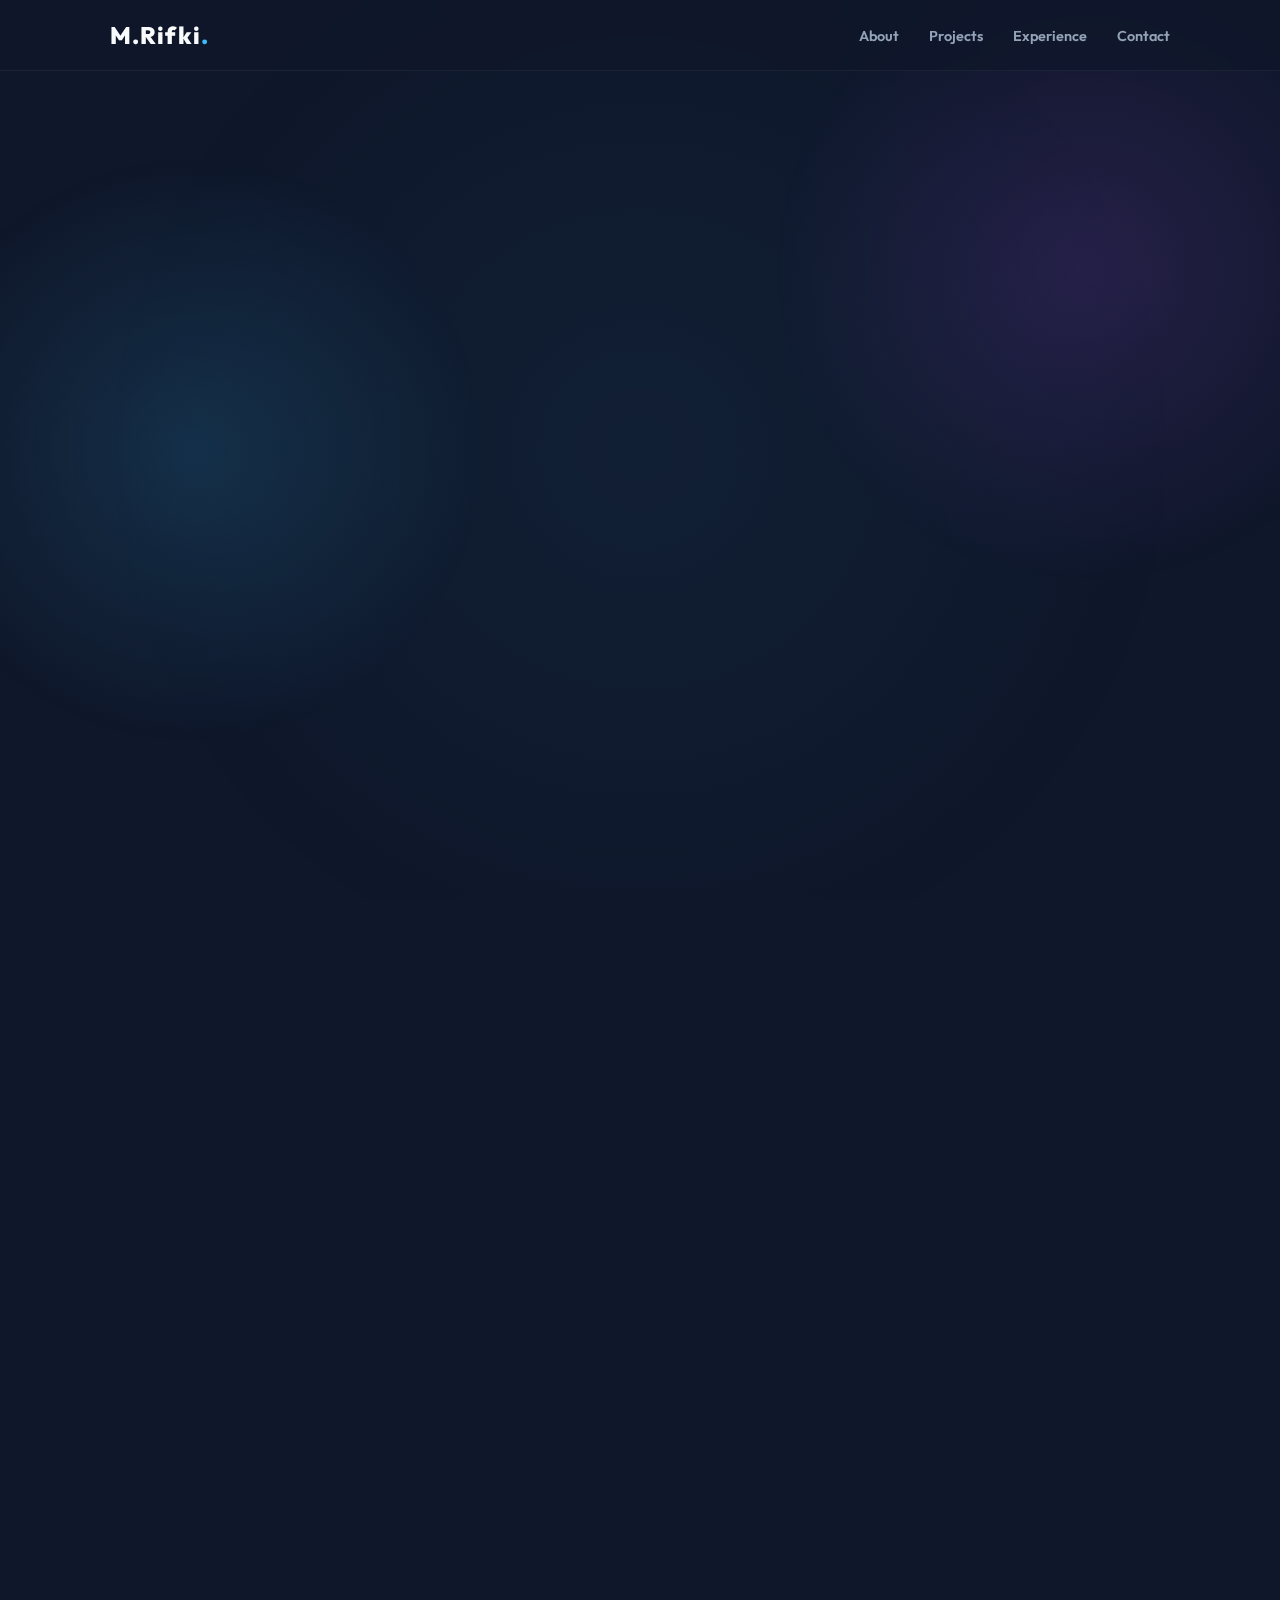
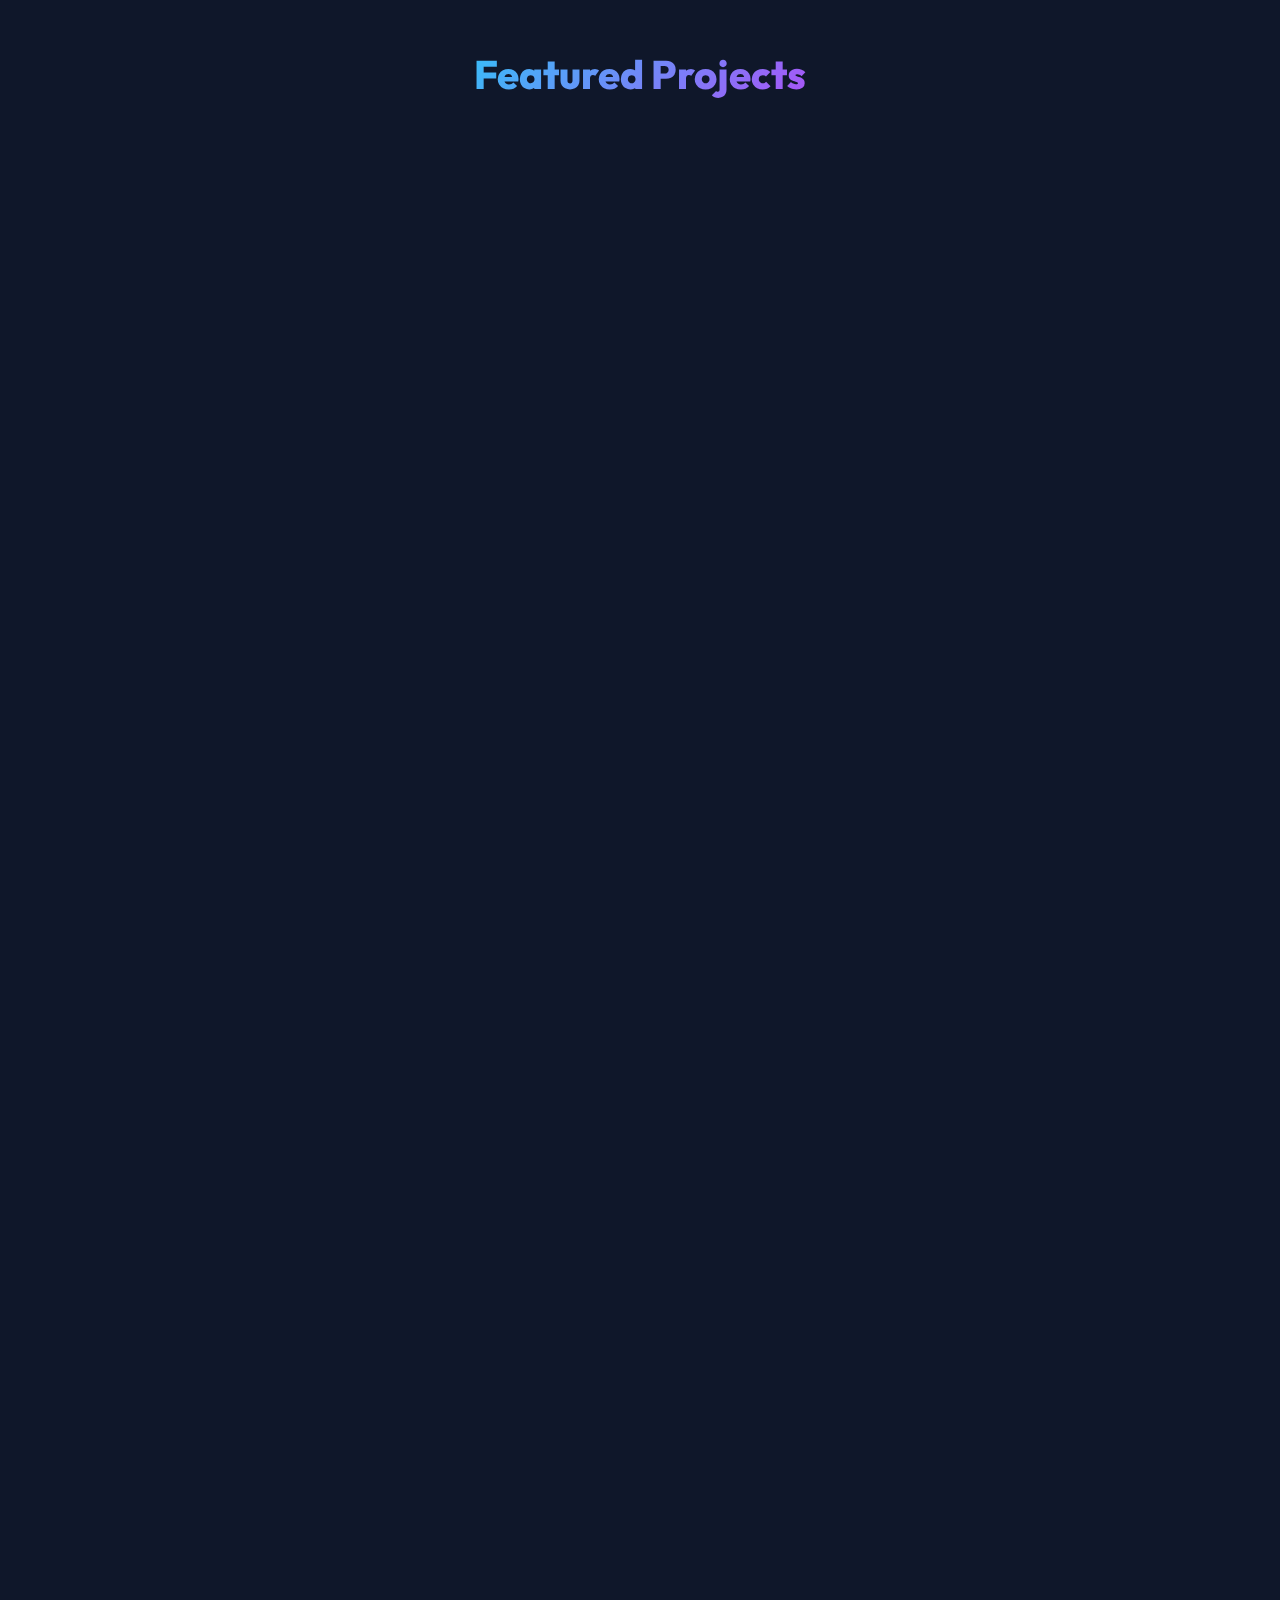
<file: index bagus.html>
<!DOCTYPE html>
<html lang="id">
<head>
    <meta charset="UTF-8">
    <meta name="viewport" content="width=device-width, initial-scale=1.0">
    <title>Muhammad Rifki | Data Analyst</title>
    <link rel="stylesheet" href="https://cdnjs.cloudflare.com/ajax/libs/font-awesome/6.4.0/css/all.min.css">
    <link href="https://fonts.googleapis.com/css2?family=Outfit:wght@300;400;600;800&display=swap" rel="stylesheet">
    
    <style>
        /* --- VARIABLES & RESET --- */
        :root {
            --bg-dark: #0f172a;
            --bg-card: rgba(30, 41, 59, 0.7); /* Glass Effect */
            --primary: #38bdf8; /* Cyan Neon */
            --secondary: #a855f7; /* Purple Neon */
            --text-main: #f8fafc;
            --text-muted: #94a3b8;
            --gradient: linear-gradient(135deg, var(--primary), var(--secondary));
        }

        * { margin: 0; padding: 0; box-sizing: border-box; font-family: 'Outfit', sans-serif; scroll-behavior: smooth; }
        body { background-color: var(--bg-dark); color: var(--text-main); overflow-x: hidden; }
        a { text-decoration: none; color: inherit; transition: 0.3s; }
        ul { list-style: none; }

        /* --- BACKGROUND MESH ANIMATION --- */
        .bg-mesh {
            position: fixed; top: 0; left: 0; width: 100vw; height: 100vh; z-index: -1;
            background: radial-gradient(circle at 15% 50%, rgba(56, 189, 248, 0.15), transparent 25%),
                        radial-gradient(circle at 85% 30%, rgba(168, 85, 247, 0.15), transparent 25%);
        }

        /* --- UTILITIES --- */
        .container { max-width: 1100px; margin: 0 auto; padding: 0 20px; }
        section { padding: 100px 0; }
        .section-title { 
            font-size: 2.5rem; font-weight: 800; text-align: center; margin-bottom: 60px; 
            background: var(--gradient); -webkit-background-clip: text; -webkit-text-fill-color: transparent;
            position: relative; display: inline-block; left: 50%; transform: translateX(-50%);
        }
        
        /* --- NAVBAR --- */
        header { 
            position: fixed; top: 0; width: 100%; z-index: 1000; 
            background: rgba(15, 23, 42, 0.8); backdrop-filter: blur(10px); border-bottom: 1px solid rgba(255,255,255,0.05);
        }
        nav { display: flex; justify-content: space-between; align-items: center; height: 70px; }
        .logo { font-size: 1.5rem; font-weight: 800; color: var(--text-main); letter-spacing: 1px; }
        .logo span { color: var(--primary); }
        .nav-links { display: flex; gap: 30px; }
        .nav-links a { font-size: 0.9rem; font-weight: 600; color: var(--text-muted); position: relative; }
        .nav-links a:hover { color: var(--primary); }
        .nav-links a::after {
            content: ''; position: absolute; width: 0; height: 2px; bottom: -5px; left: 0; 
            background: var(--gradient); transition: width 0.3s;
        }
        .nav-links a:hover::after { width: 100%; }

        /* --- HERO SECTION --- */
        .hero { 
            height: 100vh; display: flex; align-items: center; justify-content: center; text-align: center; 
            background: radial-gradient(circle at center, rgba(56, 189, 248, 0.05) 0%, transparent 70%);
            padding-top: 60px;
        }
        .hero-badge {
            background: rgba(255, 255, 255, 0.05); padding: 8px 20px; border-radius: 50px; 
            border: 1px solid rgba(255, 255, 255, 0.1); display: inline-block; margin-bottom: 20px;
            font-size: 0.9rem; letter-spacing: 1px; color: var(--primary);
        }
        .hero h1 { font-size: 4rem; font-weight: 800; line-height: 1.1; margin-bottom: 20px; }
        .hero h1 span { color: var(--text-muted); display: block; font-size: 1.5rem; font-weight: 400; margin-top: 10px; }
        
        /* Typing Effect */
        .typing-text::after { content: '|'; animation: blink 1s infinite; }
        @keyframes blink { 50% { opacity: 0; } }

        .hero p { font-size: 1.1rem; color: var(--text-muted); max-width: 600px; margin: 0 auto 40px; }
        
        .btn-glow {
            padding: 14px 35px; background: var(--gradient); border-radius: 50px; color: white; font-weight: 700;
            box-shadow: 0 0 20px rgba(56, 189, 248, 0.4); border: none; cursor: pointer; position: relative; overflow: hidden;
        }
        .btn-glow:hover { box-shadow: 0 0 30px rgba(168, 85, 247, 0.6); transform: translateY(-3px); }

        /* --- GLASS CARDS (Common) --- */
        .glass-card {
            background: var(--bg-card); backdrop-filter: blur(12px); border: 1px solid rgba(255, 255, 255, 0.08);
            border-radius: 16px; padding: 30px; transition: 0.4s; position: relative; overflow: hidden;
        }
        .glass-card:hover { 
            border-color: rgba(56, 189, 248, 0.5); transform: translateY(-10px); 
            box-shadow: 0 10px 30px -10px rgba(0, 0, 0, 0.5);
        }

        /* --- SKILLS --- */
        .skills-container { display: flex; flex-wrap: wrap; justify-content: center; gap: 15px; }
        .skill-pill {
            background: rgba(255, 255, 255, 0.03); padding: 12px 25px; border-radius: 8px; border: 1px solid rgba(255, 255, 255, 0.05);
            font-weight: 600; color: var(--text-muted); transition: 0.3s;
        }
        .skill-pill:hover { background: rgba(56, 189, 248, 0.1); color: var(--primary); border-color: var(--primary); }

        /* --- PROJECTS --- */
        .project-grid { display: grid; grid-template-columns: repeat(auto-fit, minmax(320px, 1fr)); gap: 30px; }
        .project-card { padding: 0; border-radius: 16px; display: flex; flex-direction: column; }
        .project-img-wrapper { height: 200px; overflow: hidden; position: relative; }
        .project-img { width: 100%; height: 100%; object-fit: cover; transition: 0.5s; }
        .project-card:hover .project-img { transform: scale(1.1); }
        .project-content { padding: 25px; display: flex; flex-direction: column; flex-grow: 1; }
        .project-tag { font-size: 0.8rem; color: var(--primary); font-weight: 700; text-transform: uppercase; margin-bottom: 10px; letter-spacing: 1px; }
        .project-title { font-size: 1.4rem; font-weight: 700; margin-bottom: 10px; color: var(--text-main); }
        .project-desc { font-size: 0.95rem; color: var(--text-muted); margin-bottom: 20px; flex-grow: 1; }
        .project-links { display: flex; gap: 15px; margin-top: auto; }
        .link-icon { font-size: 1.2rem; color: var(--text-muted); transition: 0.3s; }
        .link-icon:hover { color: var(--primary); transform: scale(1.2); }

        /* --- TIMELINE (Modern) --- */
        .timeline-item { 
            position: relative; padding-left: 40px; margin-bottom: 50px; border-left: 2px solid rgba(255,255,255,0.1); 
        }
        .timeline-item::before {
            content: ''; position: absolute; left: -6px; top: 0; width: 10px; height: 10px;
            background: var(--primary); border-radius: 50%; box-shadow: 0 0 10px var(--primary);
        }
        .timeline-role { font-size: 1.2rem; font-weight: 700; color: var(--text-main); }
        .timeline-comp { color: var(--secondary); font-weight: 600; margin-bottom: 5px; }
        .timeline-date { font-size: 0.85rem; color: var(--text-muted); font-style: italic; margin-bottom: 15px; }

        /* --- CONTACT --- */
        .contact-box { text-align: center; max-width: 600px; margin: 0 auto; }
        .social-links { display: flex; justify-content: center; gap: 20px; margin-top: 30px; }
        .social-btn {
            width: 50px; height: 50px; border-radius: 50%; background: rgba(255,255,255,0.05);
            display: flex; align-items: center; justify-content: center; font-size: 1.2rem;
            color: var(--text-main); border: 1px solid rgba(255,255,255,0.1); transition: 0.3s;
        }
        .social-btn:hover { background: var(--gradient); border-color: transparent; transform: rotate(10deg); }

        /* --- ANIMATIONS (Scroll Reveal) --- */
        .reveal { opacity: 0; transform: translateY(30px); transition: all 0.8s ease; }
        .reveal.active { opacity: 1; transform: translateY(0); }

        /* Responsive */
        @media (max-width: 768px) {
            .nav-links { display: none; }
            .hero h1 { font-size: 2.8rem; }
        }
    </style>
</head>
<body>

    <div class="bg-mesh"></div>

    <header>
        <div class="container">
            <nav>
                <div class="logo">M.Rifki<span>.</span></div>
                <ul class="nav-links">
                    <li><a href="#about">About</a></li>
                    <li><a href="#projects">Projects</a></li>
                    <li><a href="#experience">Experience</a></li>
                    <li><a href="#contact">Contact</a></li>
                </ul>
            </nav>
        </div>
    </header>

    <section class="hero">
        <div class="container reveal">
            <div class="hero-badge">👋 WELCOME TO MY PORTFOLIO</div>
            <h1>Muhammad Rifki<br><span id="typing-text" class="typing-text"></span></h1>
            <p>Transforming complex data into actionable insights. Expert in Python, SQL, and Dashboard Automation.</p>
            <a href="#projects" class="btn-glow">Explore Work</a>
        </div>
    </section>

    <section id="about">
        <div class="container reveal">
            <h2 class="section-title">About Me</h2>
            <div class="glass-card" style="text-align: center; max-width: 800px; margin: 0 auto;">
                <p style="color: var(--text-muted); line-height: 1.8;">
                    I am an Informatics graduate from Gunadarma University with a passion for data-driven problem solving. 
                    Currently interning at <strong>Amartha Finance</strong>, I specialize in building end-to-end data pipelines 
                    and interactive dashboards that drive business efficiency.
                </p>
            </div>
            
            <h3 style="text-align: center; margin: 40px 0 20px; color: var(--text-main);">Tech Stack</h3>
            <div class="skills-container">
                <div class="skill-pill"><i class="fab fa-python"></i> Python</div>
                <div class="skill-pill"><i class="fas fa-database"></i> SQL / PostgreSQL</div>
                <div class="skill-pill"><i class="fas fa-chart-pie"></i> Looker Studio</div>
                <div class="skill-pill"><i class="fas fa-code"></i> Google Apps Script</div>
                <div class="skill-pill"><i class="fas fa-table"></i> Excel VBA</div>
                <div class="skill-pill"><i class="fas fa-robot"></i> Machine Learning</div>
            </div>
        </div>
    </section>

    <section id="projects">
        <div class="container">
            <h2 class="section-title">Featured Projects</h2>
            <div class="project-grid">

                <div class="glass-card project-card reveal">
                    <div class="project-img-wrapper">
                        <img src="images/DS-Rifki.jpg" alt="Bansos" class="project-img">
                    </div>
                    <div class="project-content">
                        <div class="project-tag">Data Science</div>
                        <h3 class="project-title">Forecasting Social Assistance</h3>
                        <p class="project-desc">Predicted government assistance budget realization using Random Forest Regressor (R²=0.84).</p>
                        <div class="project-links">
                            <a href="https://bit.ly/ds-bnsp-rifki" target="_blank" title="View Project"><i class="fas fa-external-link-alt link-icon"></i></a>
                            <a href="#" title="View Code"><i class="fab fa-github link-icon"></i></a>
                        </div>
                    </div>
                </div>

                <div class="glass-card project-card reveal">
                    <div class="project-img-wrapper">
                        <img src="images/T1.png" alt="Thesis" class="project-img">
                    </div>
                    <div class="project-content">
                        <div class="project-tag">Thesis / Backend</div>
                        <h3 class="project-title">EWS Backend System</h3>
                        <p class="project-desc">Built a REST API for Early Warning System (Commodity Prices) using Flask & PostgreSQL.</p>
                        <div class="project-links">
                            <a href="https://drive.google.com/file/d/1qq6FYT7zRw6ZCyfxRBjlqVZALY2YfCFr/view?usp=sharing" target="_blank" title="Read Thesis"><i class="fas fa-file-pdf link-icon"></i></a>
                        </div>
                    </div>
                </div>

                <div class="glass-card project-card reveal">
                    <div class="project-img-wrapper">
                        <img src="images/PI.jpg" alt="PI" class="project-img">
                    </div>
                    <div class="project-content">
                        <div class="project-tag">Analytics</div>
                        <h3 class="project-title">Cheesecake Business Viz</h3>
                        <p class="project-desc">Sales performance dashboard using Looker Studio & CRISP-DM Methodology.</p>
                        <div class="project-links">
                            <a href="https://lookerstudio.google.com/reporting/c9090929-ea8f-4de6-839d-94ad0128f563" target="_blank"><i class="fas fa-chart-bar link-icon"></i></a>
                            <a href="https://drive.google.com/file/d/1m9vOUinttUIye93fLzSt250-per44bxY/view?usp=sharing" target="_blank"><i class="fas fa-file-pdf link-icon"></i></a>
                        </div>
                    </div>
                </div>

                 <div class="glass-card project-card reveal">
                    <div class="project-img-wrapper">
                        <img src="images/NYC Visual.jpg" alt="NYC" class="project-img">
                    </div>
                    <div class="project-content">
                        <div class="project-tag">Visualization</div>
                        <h3 class="project-title">NYC Property Dashboard</h3>
                        <p class="project-desc">Deep dive analysis into 204k property sales in NYC to identify market trends.</p>
                        <div class="project-links">
                            <a href="https://bit.ly/DA-NYC-RIFKI" target="_blank"><i class="fas fa-chart-line link-icon"></i></a>
                        </div>
                    </div>
                </div>

            </div>
        </div>
    </section>

    <section id="experience">
        <div class="container reveal">
            <h2 class="section-title">Career Path</h2>
            <div class="glass-card">
                <div class="timeline">
                    
                    <div class="timeline-item">
                        <div class="timeline-role">Digital Lending Support Intern</div>
                        <div class="timeline-comp">Amartha Finance</div>
                        <div class="timeline-date">Sep 2025 - Present</div>
                        <p style="color: var(--text-muted); font-size: 0.9rem;">Supporting digital lending ops and optimizing data reporting strategies.</p>
                    </div>

                    <div class="timeline-item">
                        <div class="timeline-role">E-Commerce Blooming Intern</div>
                        <div class="timeline-comp">RedDoorz Indonesia</div>
                        <div class="timeline-date">Jan 2025 - Sep 2025</div>
                        <p style="color: var(--text-muted); font-size: 0.9rem;">Boosted team productivity by 40% via "Bloom Tools v3" and automated KPI tracking.</p>
                    </div>

                    <div class="timeline-item">
                        <div class="timeline-role">Indirect Procurement Admin</div>
                        <div class="timeline-comp">PT. Lion Super Indo</div>
                        <div class="timeline-date">Jun 2024 - Jan 2025</div>
                        <p style="color: var(--text-muted); font-size: 0.9rem;">Automated reporting with macros (70% time reduction) and maintained SAP data.</p>
                    </div>

                </div>
            </div>
        </div>
    </section>

    <section id="education">
        <div class="container reveal">
            <h2 class="section-title">Edu & Certs</h2>
            <div style="display: grid; grid-template-columns: repeat(auto-fit, minmax(300px, 1fr)); gap: 20px;">
                
                <div class="glass-card">
                    <h3 style="color: var(--primary);">Universitas Gunadarma</h3>
                    <p style="color: var(--text-main); font-weight: bold;">Informatika (S1)</p>
                    <p style="font-size: 0.9rem; color: var(--text-muted);">GPA: 3.65/4.00</p>
                </div>

                <div class="glass-card">
                    <h3 style="color: var(--secondary);">RevoU Data Analytics</h3>
                    <p style="color: var(--text-main);">Certified Course</p>
                    <a href="#" style="color: var(--primary); font-size: 0.85rem; text-decoration: underline;">View Certificate</a>
                </div>

            </div>
        </div>
    </section>

    <section id="contact">
        <div class="container reveal">
            <div class="glass-card contact-box">
                <h2 style="font-size: 2rem; margin-bottom: 10px;">Let's Connect</h2>
                <p style="color: var(--text-muted);">Open for data analysis projects and collaboration.</p>
                
                <div class="social-links">
                    <a href="https://wa.me/6285155338010" target="_blank" class="social-btn" title="WhatsApp"><i class="fab fa-whatsapp"></i></a>
                    <a href="mailto:rifki.muhmd102@gmail.com" class="social-btn" title="Email"><i class="fas fa-envelope"></i></a>
                    <a href="https://linkedin.com/in/username-lu" target="_blank" class="social-btn" title="LinkedIn"><i class="fab fa-linkedin-in"></i></a>
                </div>
                
                <p style="margin-top: 40px; font-size: 0.8rem; color: rgba(255,255,255,0.3);">© 2025 Muhammad Rifki</p>
            </div>
        </div>
    </section>

    <script>
        // Typing Effect
        const text = "Data & Business Analyst";
        const typingElement = document.getElementById('typing-text');
        let i = 0;

        function typeWriter() {
            if (i < text.length) {
                typingElement.innerHTML += text.charAt(i);
                i++;
                setTimeout(typeWriter, 100);
            }
        }
        window.onload = typeWriter;

        // Scroll Reveal Animation
        window.addEventListener('scroll', function() {
            var reveals = document.querySelectorAll('.reveal');
            for(var i = 0; i < reveals.length; i++) {
                var windowHeight = window.innerHeight;
                var elementTop = reveals[i].getBoundingClientRect().top;
                var elementVisible = 150;
                if(elementTop < windowHeight - elementVisible) {
                    reveals[i].classList.add('active');
                }
            }
        });
    </script>
</body>
</html>
</file>
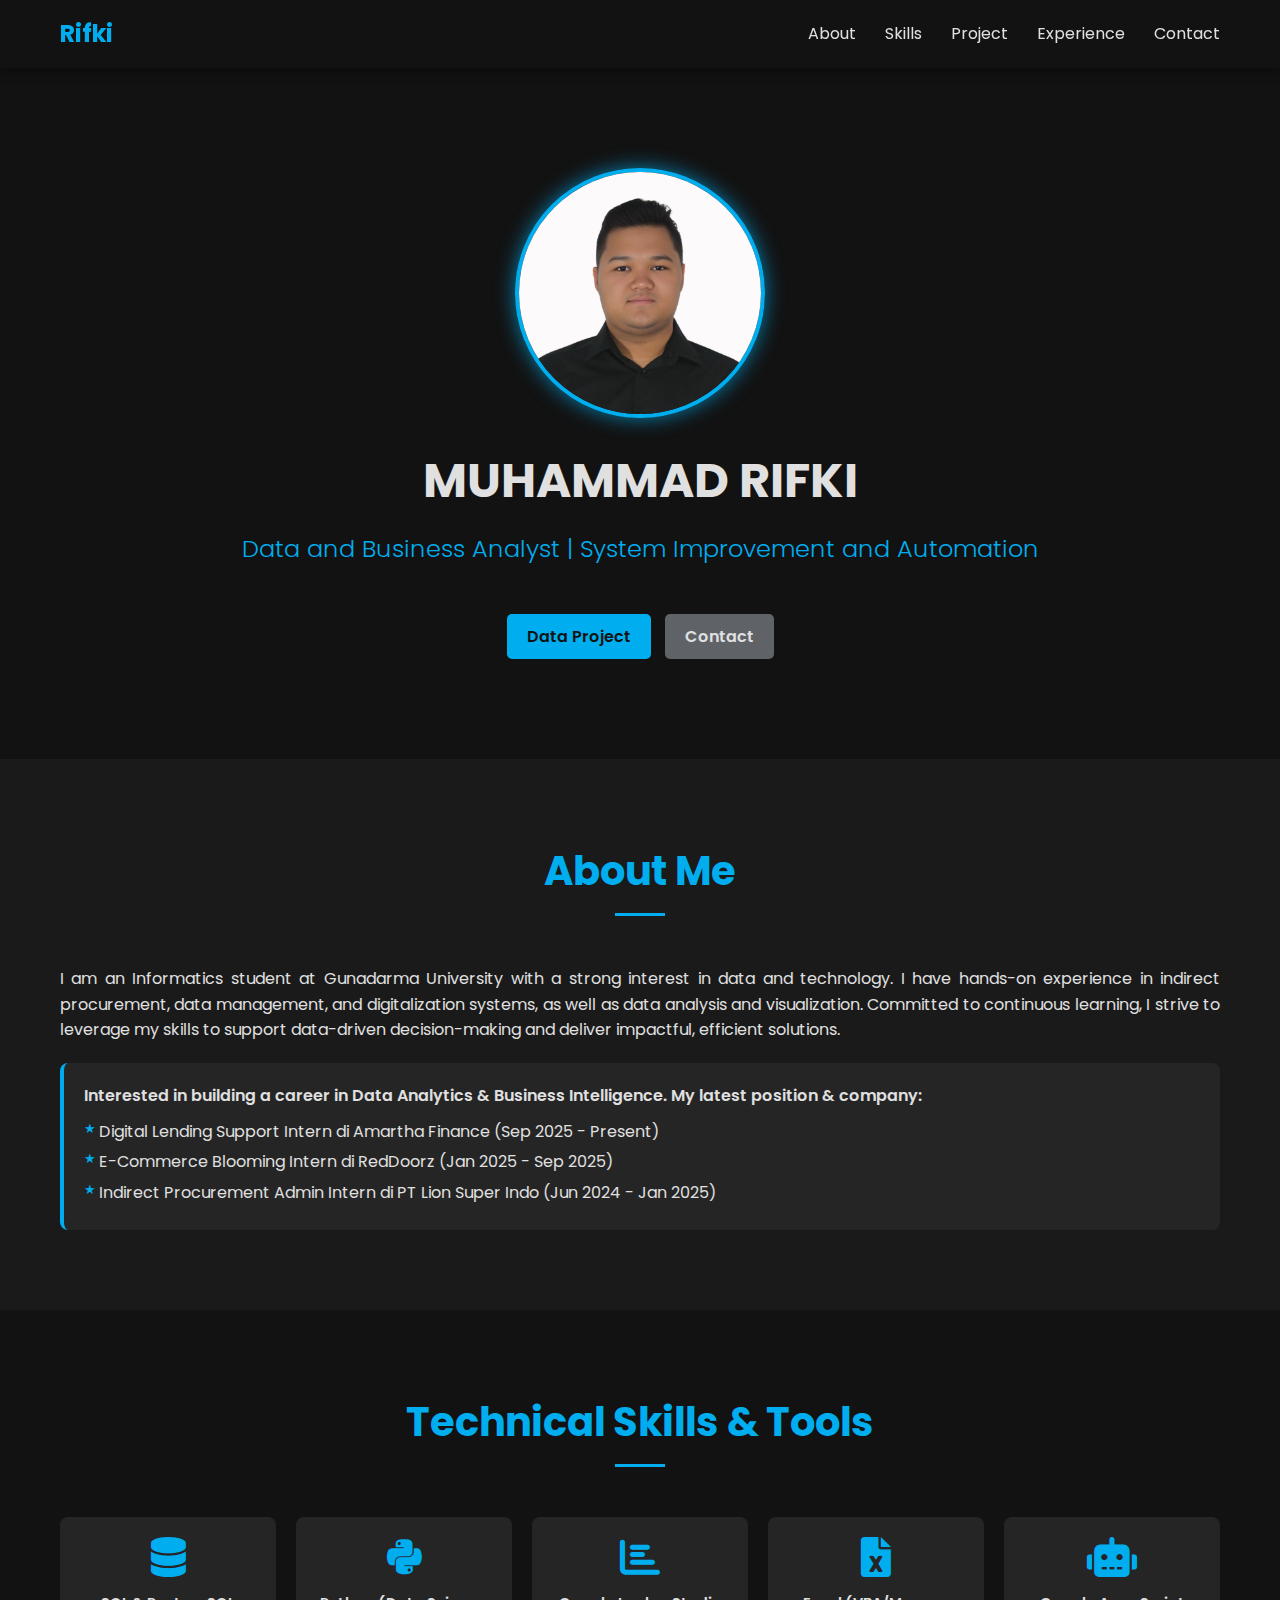
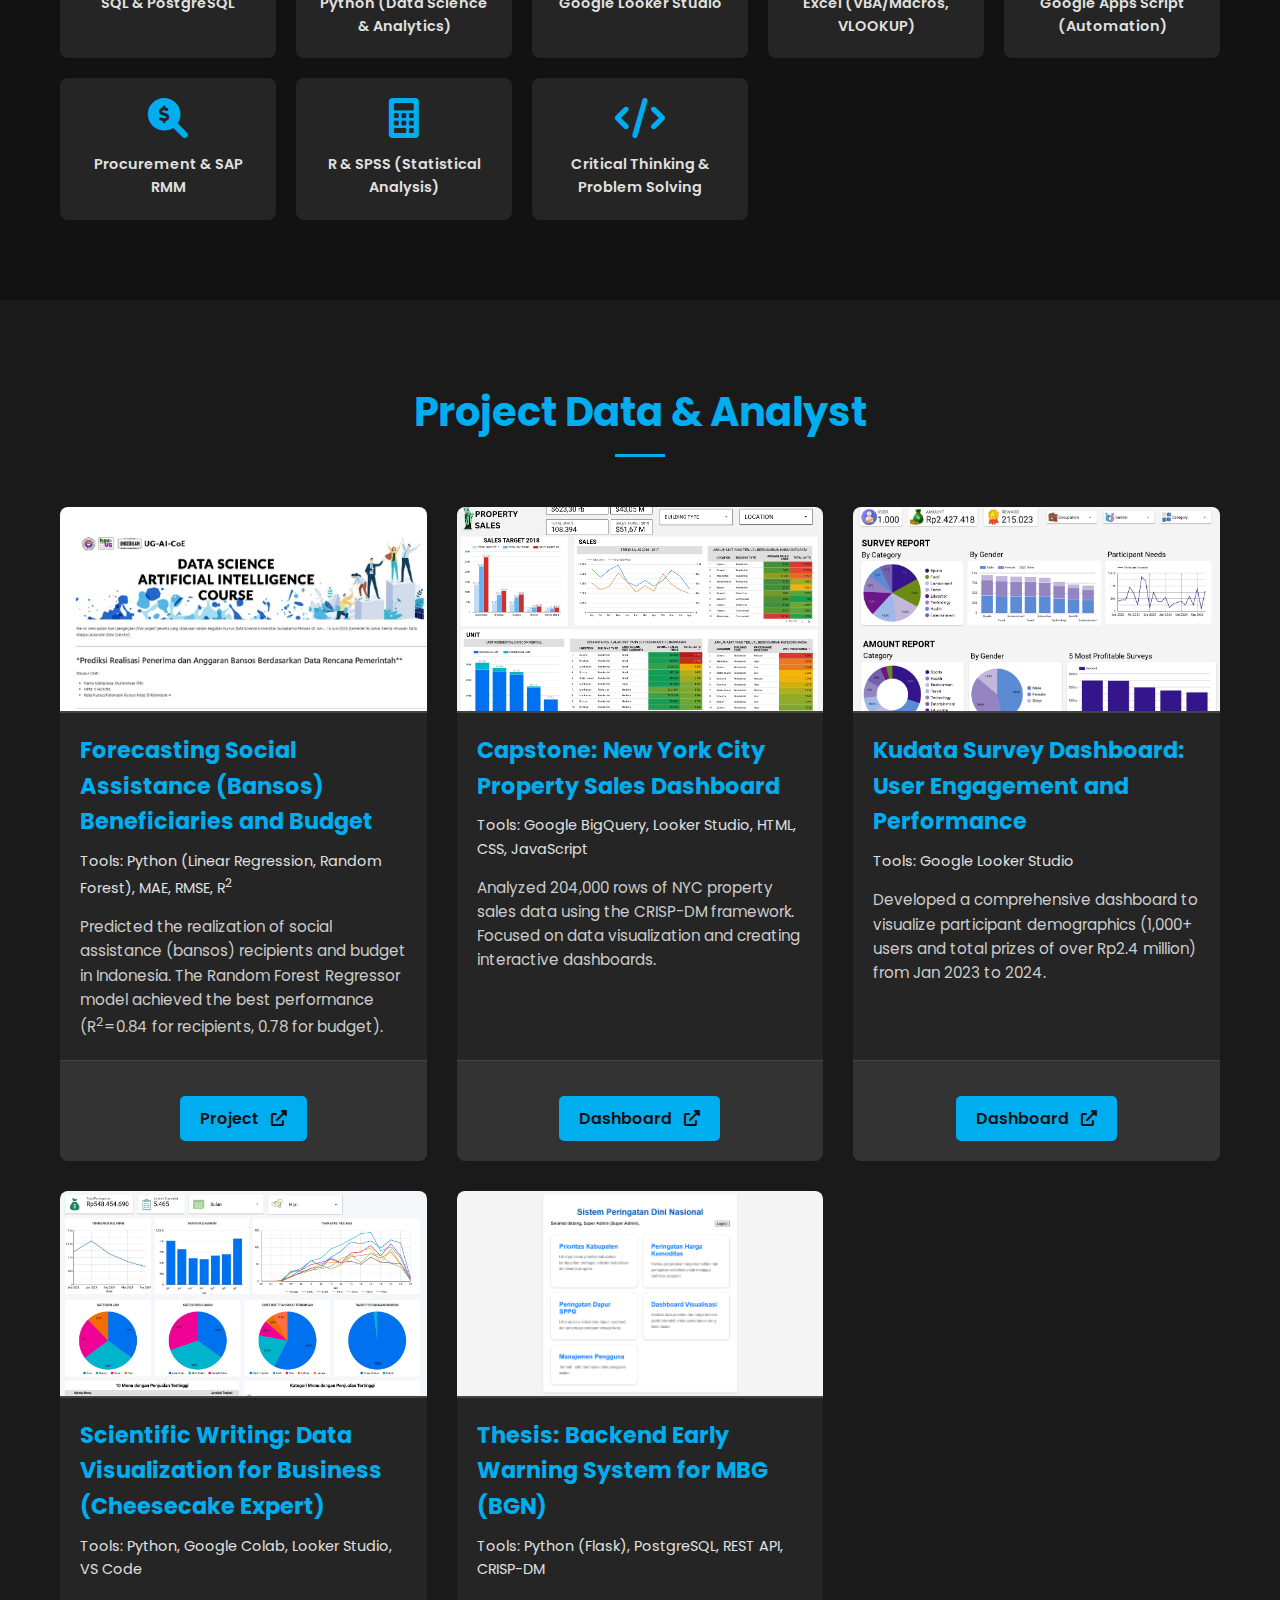
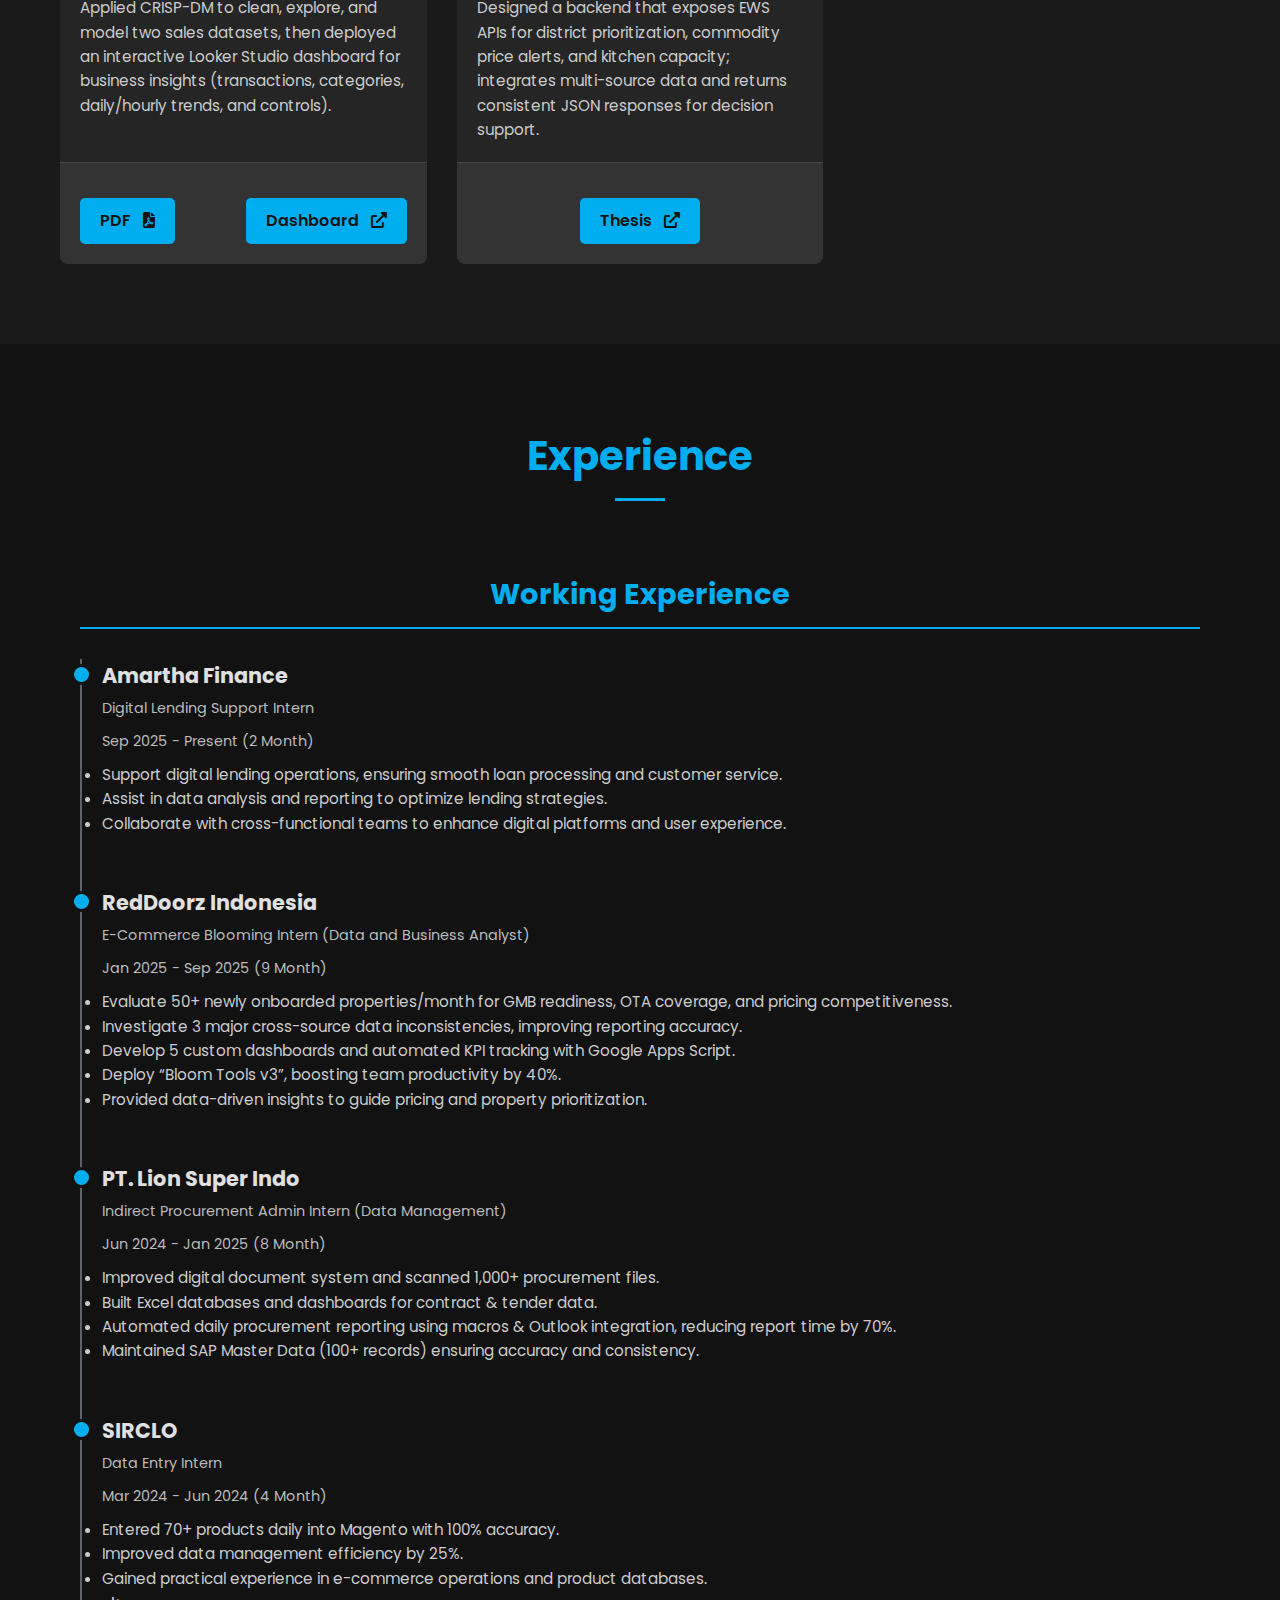
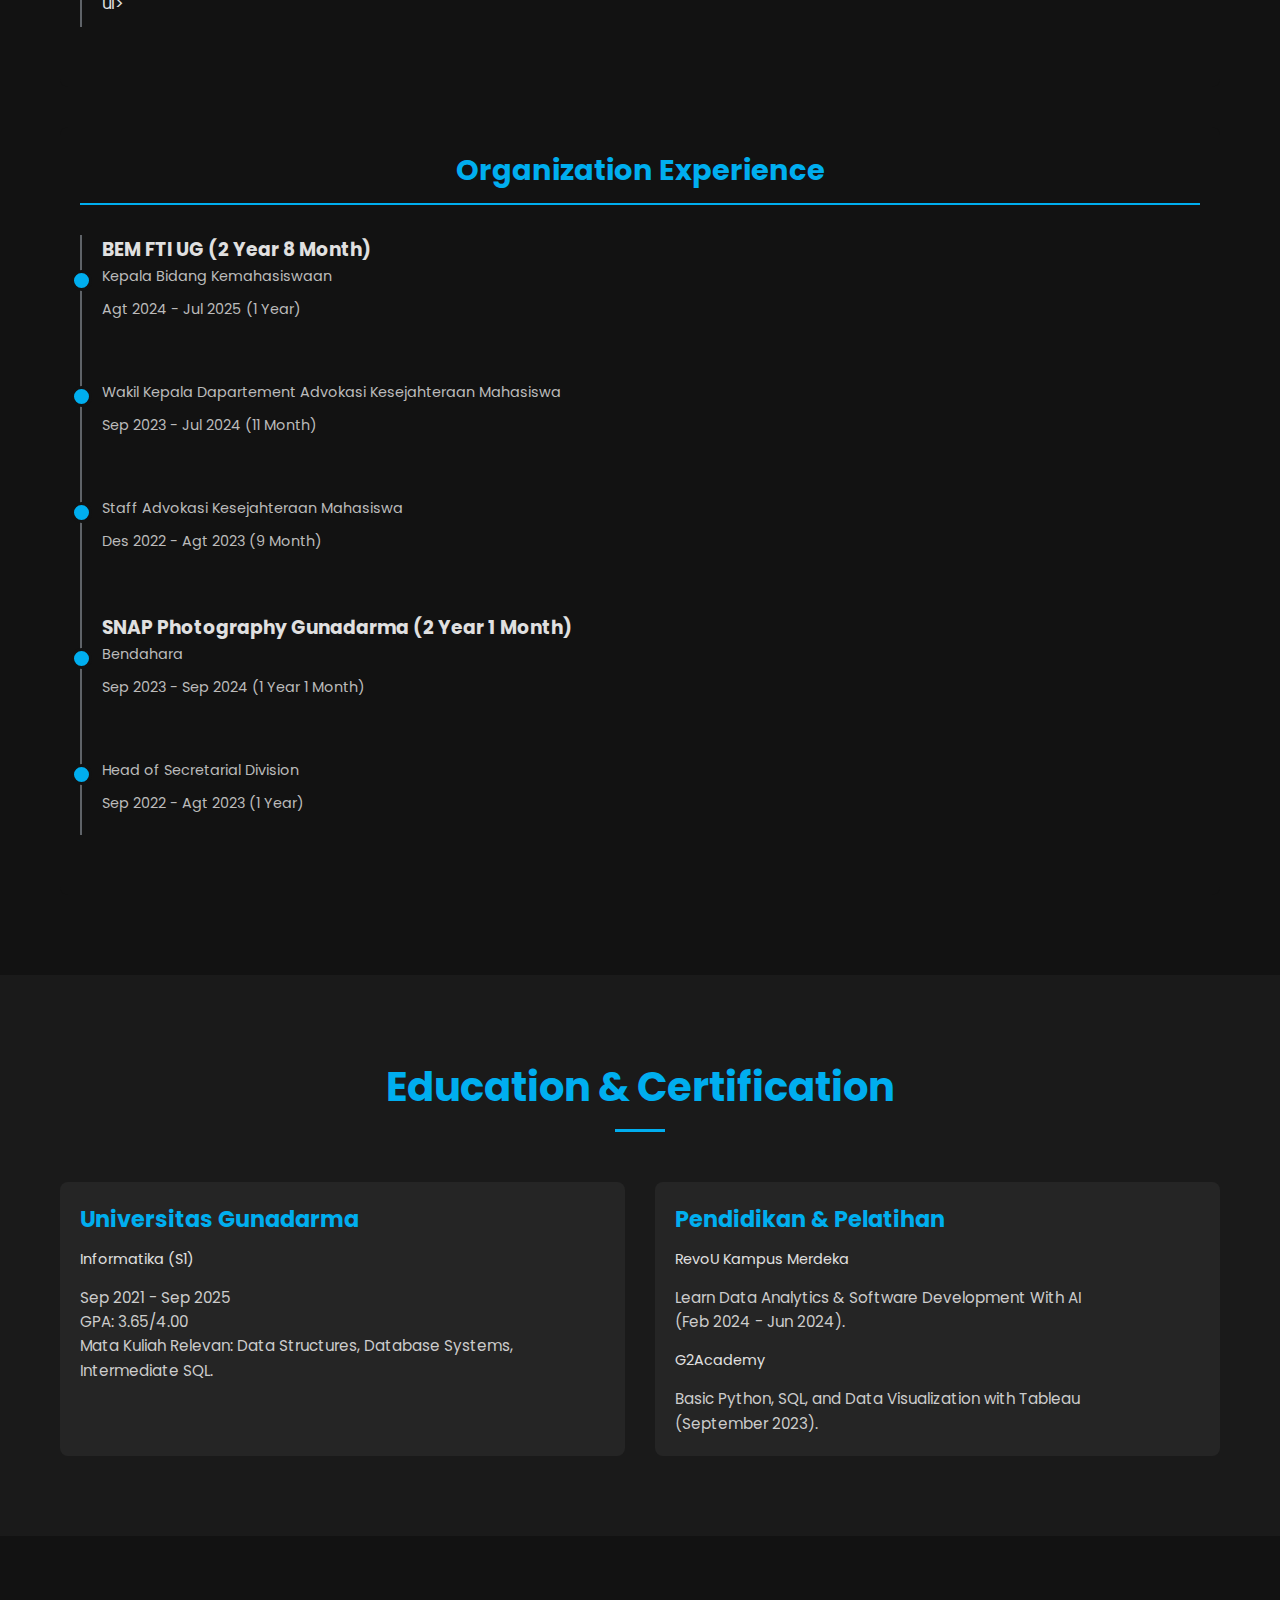
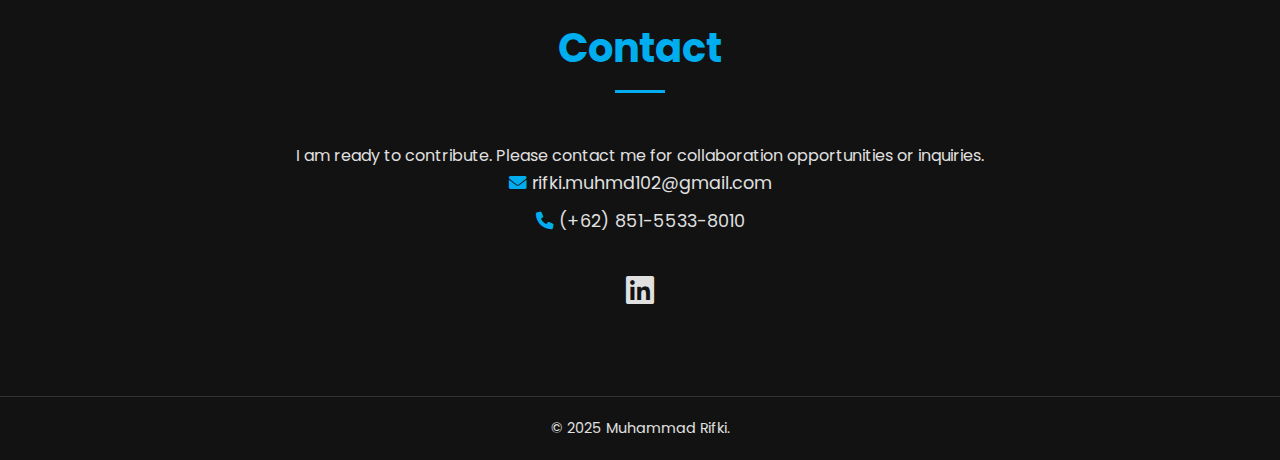
<file: index lama.html>
<!DOCTYPE html>
<html lang="id">
<head>
    <meta charset="UTF-8">
    <meta name="viewport" content="width=device-width, initial-scale=1.0">
    <title>Muhammad Rifki - Data & Business Analyst Portofolio</title>
    <link rel="stylesheet" href="style.css">
    <link href="https://fonts.googleapis.com/css2?family=Poppins:wght@300;400;600;700&display=swap" rel="stylesheet">
    <link rel="stylesheet" href="https://cdnjs.cloudflare.com/ajax/libs/font-awesome/6.0.0-beta3/css/all.min.css">
</head>
<body>

    <header>
        <div class="container navbar">
            <div class="logo"><a href="#hero">Rifki</a></div>
            <nav class="nav-links">
                <a href="#about-me">About</a>
                <a href="#skills">Skills</a>
                <a href="#projects">Project</a>
                <a href="#experience">Experience</a>
                <a href="#contact">Contact</a>
            </nav>
        </div>
    </header>

    <section id="hero" class="section-padding">
        <div class="container hero-content">
            <img src="images/rifki-profil.jpg" alt="Muhammad Rifki Photo" class="hero-image"> 
            <h1>MUHAMMAD RIFKI</h1>
            <h3>Data and Business Analyst | System Improvement and Automation</h3>
            <div class="actions">
                <a href="#projects" class="button">Data Project</a>
                <a href="#contact" class="button secondary-button" style="margin-left: 10px;">Contact</a>
            </div>
        </div>
    </section>

    <section id="about-me" class="section-padding">
        <div class="container">
            <h2>About Me</h2>
            <div class="about-flex">
                <div class="text-content">
                    <p>I am an Informatics student at Gunadarma University with a strong interest in data and technology. I have hands-on experience in indirect procurement, data management, and digitalization systems, as well as data analysis and visualization. Committed to continuous learning, I strive to leverage my skills to support data-driven decision-making and deliver impactful, efficient solutions.</p>
                    <div class="value-proposition">
                        <p style="font-weight: 600; margin-bottom: 10px;">Interested in building a career in Data Analytics & Business Intelligence. My latest position & company:</p>
                        <ul>
                            <li>Digital Lending Support Intern di Amartha Finance (Sep 2025 - Present)</li>
                            <li>E-Commerce Blooming Intern di RedDoorz (Jan 2025 - Sep 2025)</li>
                            <li>Indirect Procurement Admin Intern di PT Lion Super Indo (Jun 2024 - Jan 2025)</li>
                        </ul>
                    </div>
                </div>
            </div>
        </div>
    </section>

    <section id="skills" class="section-padding" style="background-color: var(--color-darker);">
        <div class="container">
            <h2>Technical Skills & Tools</h2>
            <div class="skills-grid">
                <div class="skill-item"><i class="fas fa-database"></i><p>SQL & PostgreSQL</p></div>
                <div class="skill-item"><i class="fab fa-python"></i><p>Python (Data Science & Analytics)</p></div>
                <div class="skill-item"><i class="fas fa-chart-bar"></i><p>Google Looker Studio</p></div>
                <div class="skill-item"><i class="fas fa-file-excel"></i><p>Excel (VBA/Macros, VLOOKUP)</p></div>
                <div class="skill-item"><i class="fas fa-robot"></i><p>Google Apps Script (Automation)</p></div>
                <div class="skill-item"><i class="fas fa-search-dollar"></i><p>Procurement & SAP RMM</p></div>
                <div class="skill-item"><i class="fas fa-calculator"></i><p>R & SPSS (Statistical Analysis)</p></div>
                <div class="skill-item"><i class="fas fa-code"></i><p>Critical Thinking & Problem Solving</p></div>
            </div>
        </div>
    </section>

    <section id="projects" class="section-padding">
        <div class="container">
            <h2>Project Data & Analyst</h2>
            <div class="projects-grid">
                <!-- Bansos -->
                <div class="project-card">
                    <img src="images/DS-Rifki.jpg" alt="Data Science" class="project-image" data-project="bansos">
                    <div class="project-content">
                    <h3>Forecasting Social Assistance (Bansos) Beneficiaries and Budget</h3>
                    <p class="tools">Tools: Python (Linear Regression, Random Forest), MAE, RMSE, R<sup>2</sup></p>
                    <p class="desc">Predicted the realization of social assistance (bansos) recipients and budget in Indonesia. The Random Forest Regressor model achieved the best performance (R<sup>2</sup>=0.84 for recipients, 0.78 for budget).</p>
                    </div>
                    <div class="project-links">
                    <a href="https://bit.ly/ds-bnsp-rifki" target="_blank" class="button">Project <i class="fas fa-external-link-alt"></i></a>
                    </div>
                </div>

                <!-- NYC -->
                <div class="project-card">
                    <img src="images/NYC Visual.jpg" alt="Preview NYC Dashboard" class="project-image" data-project="nyc">
                    <div class="project-content">
                    <h3>Capstone: New York City Property Sales Dashboard</h3>
                    <p class="tools">Tools: Google BigQuery, Looker Studio, HTML, CSS, JavaScript</p>
                    <p class="desc">Analyzed 204,000 rows of NYC property sales data using the CRISP-DM framework. Focused on data visualization and creating interactive dashboards.</p>
                    </div>
                    <div class="project-links">
                    <a href="https://bit.ly/DA-NYC-RIFKI" target="_blank" class="button">Dashboard <i class="fas fa-external-link-alt"></i></a>
                    </div>
                </div>

                <!-- Kudata -->
                <div class="project-card">
                    <img src="images/Kudata1.jpg" alt="Kudata Survey Dashboard" class="project-image" data-project="kudata">
                    <div class="project-content">
                    <h3>Kudata Survey Dashboard: User Engagement and Performance</h3>
                    <p class="tools">Tools: Google Looker Studio</p>
                    <p class="desc">Developed a comprehensive dashboard to visualize participant demographics (1,000+ users and total prizes of over Rp2.4 million) from Jan 2023 to 2024.</p>
                    </div>
                    <div class="project-links">
                    <a href="https://bit.ly/da-survey-rifki" target="_blank" class="button">Dashboard <i class="fas fa-external-link-alt"></i></a>
                    </div>
                </div>

                <!-- Scientific Writing / Penulisan Ilmiah -->
                <div class="project-card">
                    <img src="images/PI.jpg" alt="Data Visualization for Business (Cheesecake Expert)" class="project-image" data-project="scientviz">
                    <div class="project-content">
                    <h3>Scientific Writing: Data Visualization for Business (Cheesecake Expert)</h3>
                    <p class="tools">Tools: Python, Google Colab, Looker Studio, VS Code</p>
                    <p class="desc">Applied CRISP-DM to clean, explore, and model two sales datasets, then deployed an interactive Looker Studio dashboard for business insights (transactions, categories, daily/hourly trends, and controls).</p>
                    </div>
                    <div class="project-links split">
                        <a href="https://drive.google.com/file/d/1m9vOUinttUIye93fLzSt250-per44bxY/view?usp=sharing" target="_blank" class="button">PDF <i class="fas fa-file-pdf"></i></a>
                        <a href="https://lookerstudio.google.com/reporting/c9090929-ea8f-4de6-839d-94ad0128f563" target="_blank" class="button">Dashboard <i class="fas fa-external-link-alt"></i></a>
                    </div>
                </div>

                <!-- Skripsi -->
                <div class="project-card">
                    <img src="images/T1.png" alt="Backend EWS for MBG (BGN)" class="project-image" data-project="thesis">
                    <div class="project-content">
                    <h3>Thesis: Backend Early Warning System for MBG (BGN)</h3>
                    <p class="tools">Tools: Python (Flask), PostgreSQL, REST API, CRISP-DM</p>
                    <p class="desc">Designed a backend that exposes EWS APIs for district prioritization, commodity price alerts, and kitchen capacity; integrates multi-source data and returns consistent JSON responses for decision support.</p>
                    </div>
                    <div class="project-links">
                    <a href="https://drive.google.com/file/d/1qq6FYT7zRw6ZCyfxRBjlqVZALY2YfCFr/view?usp=sharing" target="_blank" class="button">Thesis <i class="fas fa-external-link-alt"></i></a>
                    </div>
                </div>
                </div>

                    </div>
                </div>
            </div>
        </div>
    </section>

    <div id="gallery-modal" class="modal">
        <div class="modal-content">
            <span class="close-btn">&times;</span>
            <div class="carousel-container">
                <div class="carousel-slide">
                    </div>
                <a class="prev" onclick="plusSlides(-1)">&#10094;</a>
                <a class="next" onclick="plusSlides(1)">&#10095;</a>
            </div>
            <div class="carousel-dots-container">
                </div>
        </div>
    </div>


    <section id="experience" class="section-padding" style="background-color: var(--color-darker);">
        <div class="container">
            <h2>Experience</h2>
            <div class="experience-grid">
                <div class="experience-column">
                    <h3 class="column-title" style="color: var(--color-accent);">Working Experience</h3>
                    <div class="experience-timeline">
                        <div class="timeline-item">
                            <h3>Amartha Finance</h3>
                            <div class="role">Digital Lending Support Intern</div>
                            <div class="duration">Sep 2025 - Present (2 Month)</div>
                            <ul>
                                <li>Support digital lending operations, ensuring smooth loan processing and customer service.</li>
                                <li>Assist in data analysis and reporting to optimize lending strategies.</li>
                                <li>Collaborate with cross-functional teams to enhance digital platforms and user experience.</li>
                            </ul>
                        </div>
                        <div class="timeline-item">
                            <h3>RedDoorz Indonesia</h3>
                            <div class="role">E-Commerce Blooming Intern (Data and Business Analyst)</div>
                            <div class="duration">Jan 2025 - Sep 2025 (9 Month)</div>
                            <ul>
                                <li>Evaluate 50+ newly onboarded properties/month for GMB readiness, OTA coverage, and pricing competitiveness.</li>
                                <li>Investigate 3 major cross-source data inconsistencies, improving reporting accuracy.</li>
                                <li>Develop 5 custom dashboards and automated KPI tracking with Google Apps Script.</li>
                                <li>Deploy “Bloom Tools v3”, boosting team productivity by 40%.</li>
                                <li>Provided data-driven insights to guide pricing and property prioritization.</li>
                            </ul>
                        </div>
                        <div class="timeline-item">
                            <h3>PT. Lion Super Indo</h3>
                            <div class="role">Indirect Procurement Admin Intern (Data Management)</div>
                            <div class="duration">Jun 2024 - Jan 2025 (8 Month)</div>
                            <ul>
                                <li>Improved digital document system and scanned 1,000+ procurement files.</li>
                                <li>Built Excel databases and dashboards for contract & tender data.</li>
                                <li>Automated daily procurement reporting using macros & Outlook integration, reducing report time by 70%.</li>
                                <li>Maintained SAP Master Data (100+ records) ensuring accuracy and consistency.</li>
                            </ul>
                        </div>
                        <div class="timeline-item">
                            <h3>SIRCLO</h3>
                            <div class="role">Data Entry Intern</div>
                            <div class="duration">Mar 2024 - Jun 2024 (4 Month)</div>
                            <ul>
                                <li>Entered 70+ products daily into Magento with 100% accuracy.</li>
                                <li>Improved data management efficiency by 25%.</li>
                                <li>Gained practical experience in e-commerce operations and product databases.</li>
                            </ul>ul>
                        </div>
                    </div>
                </div>

                <div class="experience-column">
                    <h3 class="column-title" style="color: var(--color-accent);">Organization Experience</h3>
                    <div class="experience-timeline">
                        <h3>BEM FTI UG (2 Year 8 Month)</h3>
                        <div class="timeline-item">
                            <div class="role">Kepala Bidang Kemahasiswaan</div>
                            <div class="duration">Agt 2024 - Jul 2025 (1 Year)</div>
                        </div>
                        <div class="timeline-item">
                            <div class="role">Wakil Kepala Dapartement Advokasi Kesejahteraan Mahasiswa</div>
                            <div class="duration">Sep 2023 - Jul 2024 (11 Month)</div>
                        </div>
                        <div class="timeline-item">
                            <div class="role">Staff Advokasi Kesejahteraan Mahasiswa</div>
                            <div class="duration">Des 2022 - Agt 2023 (9 Month)</div>
                        </div>
                        <h3>SNAP Photography Gunadarma (2 Year 1 Month)</h3>
                        <div class="timeline-item">

                            <div class="role">Bendahara</div>
                            <div class="duration">Sep 2023 - Sep 2024 (1 Year 1 Month)</div>
                        </div>
                        <div class="timeline-item">
                            <div class="role">Head of Secretarial Division</div>
                            <div class="duration">Sep 2022 - Agt 2023 (1 Year)</div>
                        </div>
                    </div>
                </div>
    </section>
    
    <section id="education" class="section-padding">
        <div class="container">
            <h2>Education & Certification</h2>
            <div class="projects-grid">
                
                <div class="project-card">
                    <div class="project-content">
                        <h3>Universitas Gunadarma</h3>
                        <p class="tools">Informatika (S1)</p>
                        <p class="desc">Sep 2021 - Sep 2025 <br> GPA: 3.65/4.00 <br> Mata Kuliah Relevan: Data Structures, Database Systems, Intermediate SQL.</p>
                    </div>
                </div>

                <div class="project-card">
                    <div class="project-content">
                        <h3>Pendidikan & Pelatihan</h3>
                        <p class="tools">RevoU Kampus Merdeka</p>
                        <p class="desc">Learn Data Analytics & Software Development With AI <br> (Feb 2024 - Jun 2024).</p>
                        <p class="tools" style="margin-top: 15px;">G2Academy</p>
                        <p class="desc">Basic Python, SQL, and Data Visualization with Tableau <br> (September 2023).</p>
                    </div>
                </div>
            </div>
        </div>
    </section>

    <section id="contact" class="section-padding" style="background-color: var(--color-darker);">
        <div class="container">
            <h2>Contact</h2>
            <p>I am ready to contribute. Please contact me for collaboration opportunities or inquiries.</p>
            <div class="contact-info">
                <p><i class="fas fa-envelope" style="color: var(--color-accent);"></i> rifki.muhmd102@gmail.com</p>
                <p><i class="fas fa-phone" style="color: var(--color-accent);"></i> (+62) 851-5533-8010</p>
            </div>
            
            <div class="social-links">
                <a href="http://www.linkedin.com/in/muhrifki" target="_blank" title="LinkedIn"><i class="fab fa-linkedin"></i></a>
            </div>
        </div>
    </section>

    <footer>
        <div class="container">
            <p>&copy; 2025 Muhammad Rifki.</p>
        </div>
    </footer>
    
    <script>
        // Data Gambar untuk Galeri (Silakan ganti path gambarnya dengan gambar lokal Anda)
        const galleryData = {
        bansos: [
            "images/DS-Rifki.jpg" // GANTI dengan gambar BNSP 1
            // "images/bansos-viz-2.png"
        ],
        nyc: [
            "images/NYC Visual.jpg"
            // "images/nyc-dash-2.png"
        ],
        kudata: [
            "images/Kudata1.jpg",
            "images/Kudata2.png"
            // "images/kudata-dash-2.png"
        ],

        // Tambahan galeri untuk Scientific Writing & Skripsi
        scientviz: [
            "images/PI.jpg",
            //"images/pi-2.jpg",
            //"images/pi-3.jpg"
        ],

        thesis: [
            "images/T1.png",
            "images/T2.png",
            //"images/skripsi-3.jpg"
        ]
        };

        // Scroll Spy (Navbar Active)
        const sections = document.querySelectorAll('section');
        const navLi = document.querySelectorAll('.nav-links a');

        window.addEventListener('scroll', () => {
            let current = '';
            sections.forEach(section => {
                const sectionTop = section.offsetTop;
                if (window.scrollY >= sectionTop - 150) {
                    current = section.getAttribute('id');
                }
            });

            navLi.forEach(a => {
                a.classList.remove('active');
                if (a.getAttribute('href').includes(current)) {
                    a.classList.add('active');
                }
            });
        });

        // Gallery Modal (Poin 3)
        const modal = document.getElementById('gallery-modal');
        const closeBtn = document.querySelector('.close-btn');
        const carouselSlide = document.querySelector('.carousel-slide');
        const carouselDotsContainer = document.querySelector('.carousel-dots-container');

        let slideIndex = 1;

        // Buka modal saat gambar di-klik (butuh attribute data-project)
        document.querySelectorAll('.project-image[data-project]').forEach(img => {
            img.addEventListener('click', () => {
                const key = img.getAttribute('data-project');
                openModal(key);  // pakai fungsi openModal yang sudah ada
            });
        });


        closeBtn.onclick = function() {
            modal.style.display = "none";
        }

        window.onclick = function(event) {
            if (event.target == modal) {
                modal.style.display = "none";
            }
        }

        function openModal(projectKey) {
            const images = galleryData[projectKey];
            if (!images || images.length === 0) return;

            // Bersihkan konten sebelumnya
            carouselSlide.innerHTML = '';
            carouselDotsContainer.innerHTML = '';

            // Masukkan gambar dan dots baru
            images.forEach((src, index) => {
                // Gambar
                const imgDiv = document.createElement('div');
                imgDiv.className = 'mySlides fade';
                const img = document.createElement('img');
                img.src = src;
                img.style.width = '100%';
                imgDiv.appendChild(img);
                carouselSlide.appendChild(imgDiv);

                // Dots
                const dot = document.createElement('span');
                dot.className = 'dot';
                dot.onclick = () => currentSlide(index + 1);
                carouselDotsContainer.appendChild(dot);
            });

            modal.style.display = "block";
            slideIndex = 1;
            showSlides(slideIndex);
        }

        function plusSlides(n) {
            showSlides(slideIndex += n);
        }

        function currentSlide(n) {
            showSlides(slideIndex = n);
        }

        function showSlides(n) {
            let i;
            const slides = document.getElementsByClassName("mySlides");
            const dots = document.getElementsByClassName("dot");

            if (slides.length === 0) return;

            if (n > slides.length) {slideIndex = 1}
            if (n < 1) {slideIndex = slides.length}

            for (i = 0; i < slides.length; i++) {
                slides[i].style.display = "none";
            }
            for (i = 0; i < dots.length; i++) {
                dots[i].className = dots[i].className.replace(" active-dot", "");
            }
            slides[slideIndex-1].style.display = "block";
            dots[slideIndex-1].className += " active-dot";
        }
    </script>
</body>
</html>
</file>
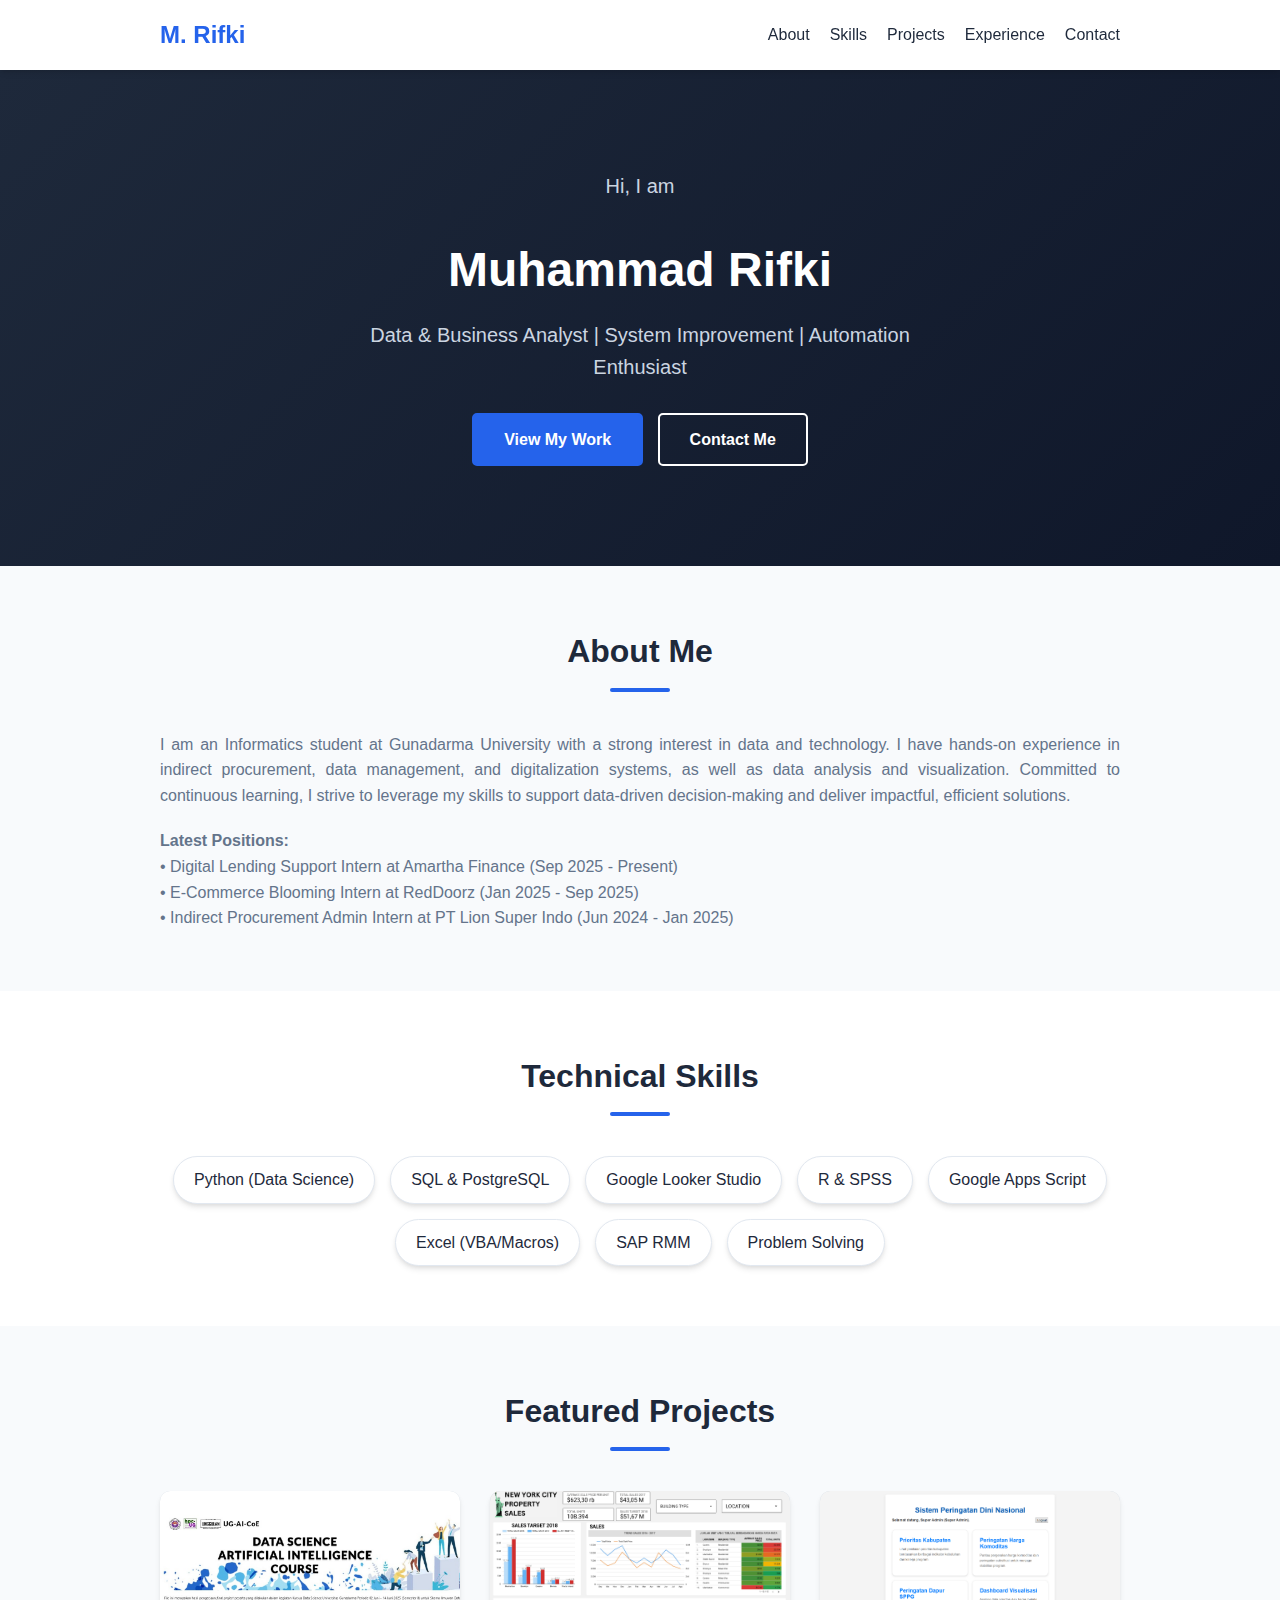
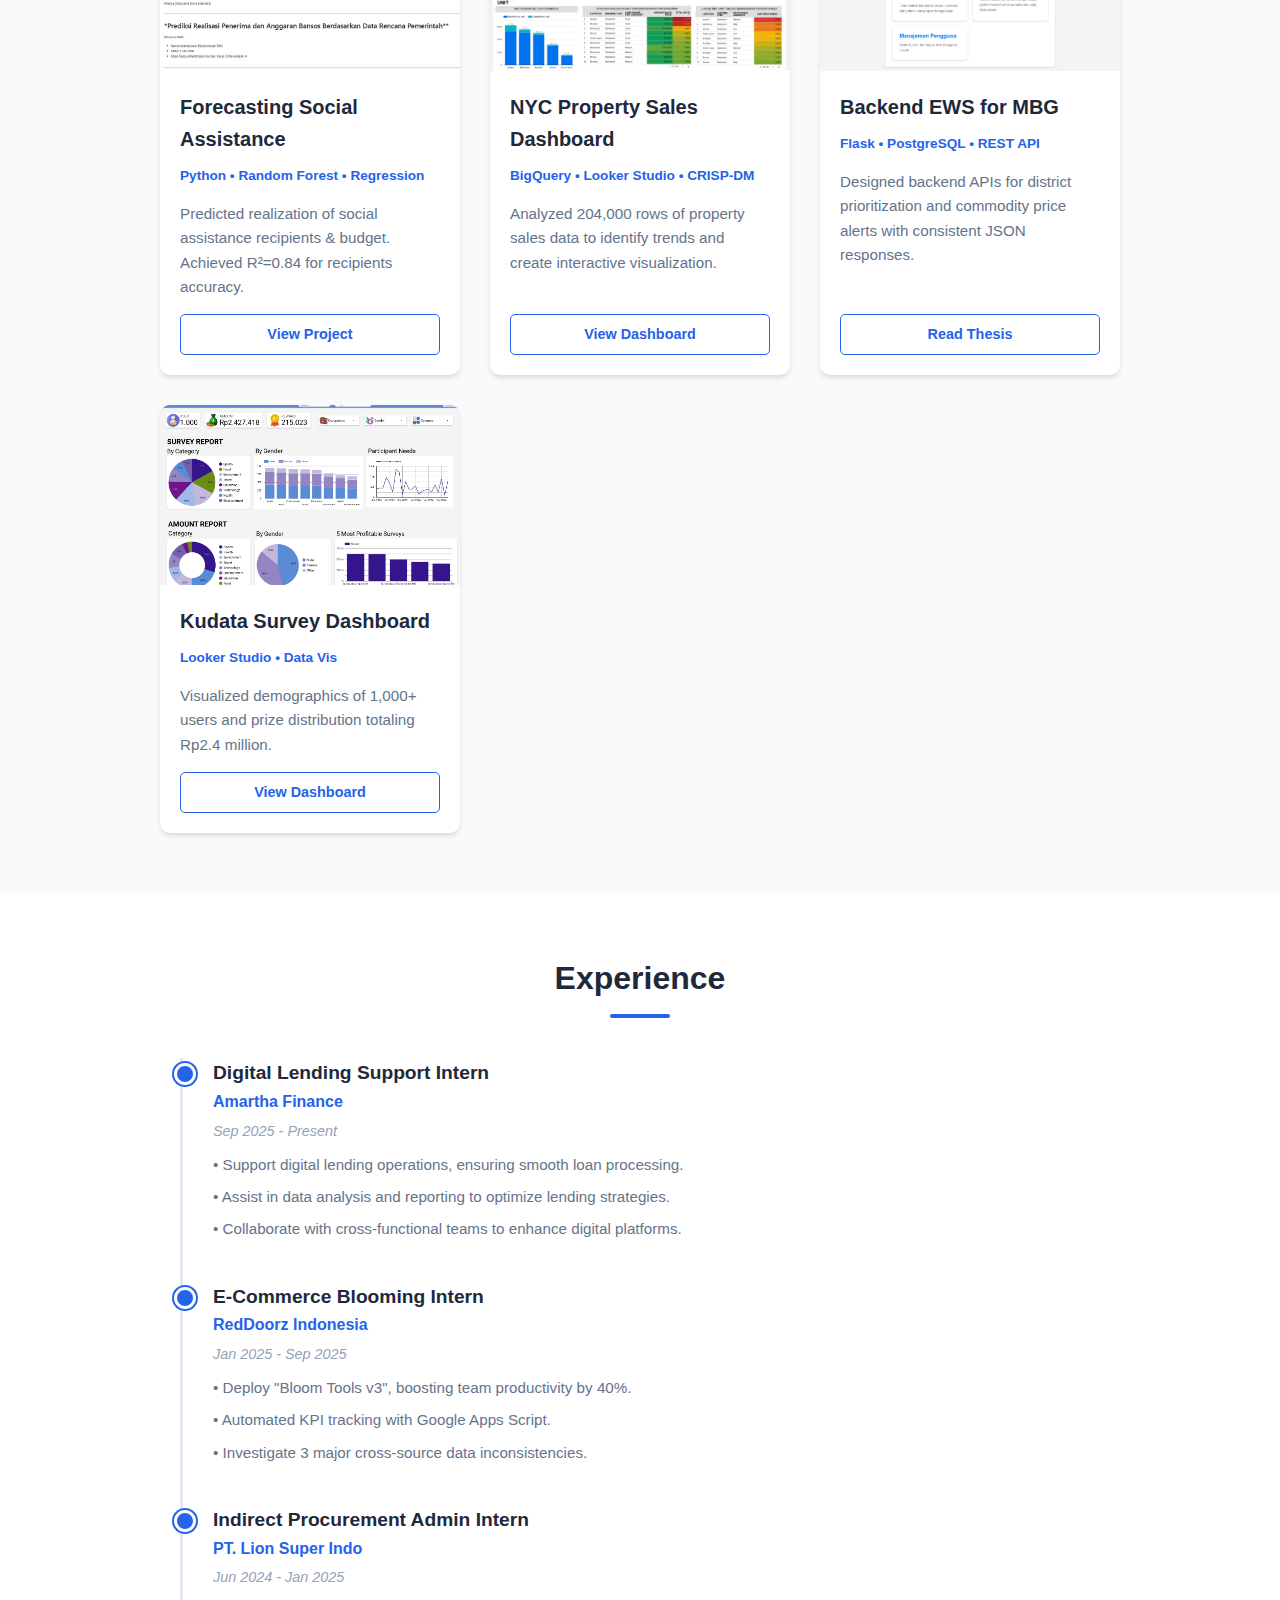
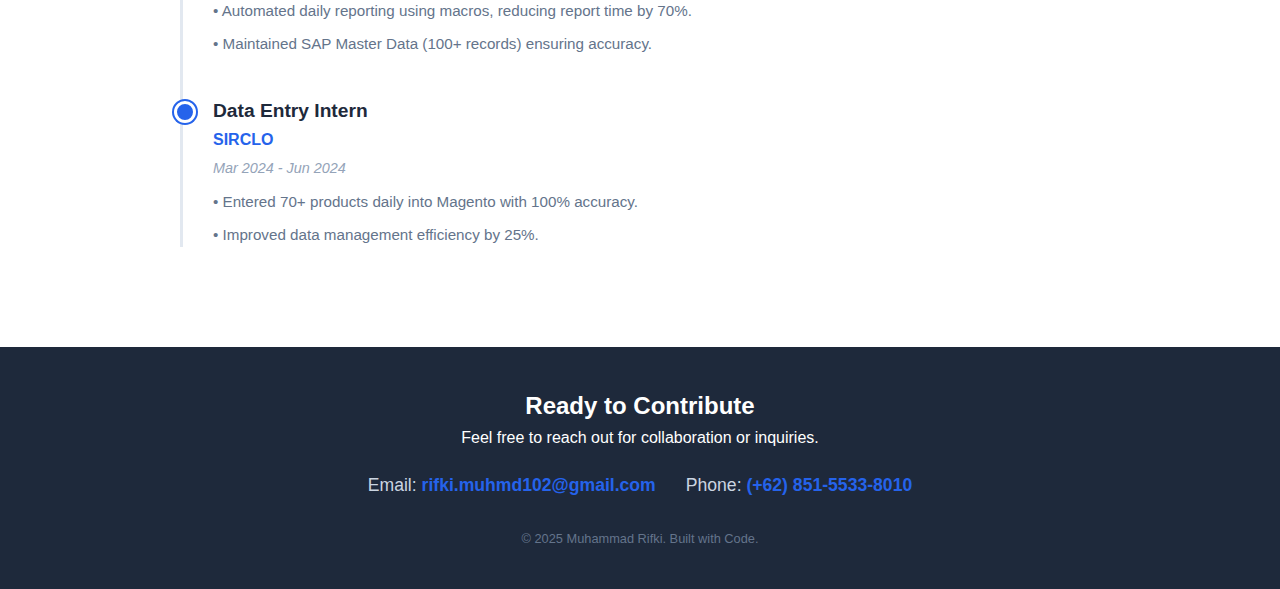
<file: index1.html>
<!DOCTYPE html>
<html lang="id">
<head>
    <meta charset="UTF-8">
    <meta name="viewport" content="width=device-width, initial-scale=1.0">
    <title>Muhammad Rifki - Data & Business Analyst</title>
    <style>
        /* --- RESET & VARIABLES --- */
        :root {
            --primary: #2563eb; /* Biru Profesional */
            --secondary: #1e293b; /* Dark Blue Gray */
            --accent: #3b82f6;
            --bg: #f8fafc;
            --text: #334155;
            --text-light: #64748b;
            --white: #ffffff;
            --shadow: 0 4px 6px -1px rgba(0, 0, 0, 0.1), 0 2px 4px -1px rgba(0, 0, 0, 0.06);
        }

        * { margin: 0; padding: 0; box-sizing: border-box; font-family: 'Segoe UI', Roboto, Helvetica, Arial, sans-serif; }
        body { background-color: var(--bg); color: var(--text); line-height: 1.6; }
        a { text-decoration: none; color: inherit; transition: 0.3s; }
        ul { list-style: none; }

        /* --- LAYOUT UTILITIES --- */
        .container { max-width: 1000px; margin: 0 auto; padding: 0 20px; }
        section { padding: 60px 0; }
        .section-title { font-size: 2rem; color: var(--secondary); margin-bottom: 40px; text-align: center; font-weight: 700; position: relative; }
        .section-title::after { content: ''; display: block; width: 60px; height: 4px; background: var(--primary); margin: 10px auto 0; border-radius: 2px; }

        /* --- HEADER & HERO --- */
        header { background: var(--white); box-shadow: var(--shadow); position: sticky; top: 0; z-index: 100; }
        nav { display: flex; justify-content: space-between; align-items: center; height: 70px; }
        .logo { font-size: 1.5rem; font-weight: bold; color: var(--primary); }
        .nav-links { display: flex; gap: 20px; }
        .nav-links a { font-weight: 500; color: var(--secondary); }
        .nav-links a:hover { color: var(--primary); }

        .hero { background: linear-gradient(135deg, var(--secondary), #0f172a); color: var(--white); text-align: center; padding: 100px 20px; }
        .hero h1 { font-size: 3rem; margin-bottom: 10px; }
        .hero p { font-size: 1.25rem; color: #cbd5e1; max-width: 600px; margin: 0 auto 30px; }
        .btn { display: inline-block; padding: 12px 30px; background: var(--primary); color: var(--white); border-radius: 5px; font-weight: 600; border: 2px solid var(--primary); }
        .btn:hover { background: transparent; color: var(--primary); border-color: var(--primary); background: var(--white); }
        .btn-outline { background: transparent; border: 2px solid var(--white); margin-left: 10px; }
        .btn-outline:hover { background: var(--white); color: var(--secondary); }

        /* --- ABOUT --- */
        .about-content { display: flex; flex-direction: column; gap: 20px; text-align: justify; color: var(--text-light); }
        
        /* --- SKILLS --- */
        .skills-grid { display: flex; flex-wrap: wrap; justify-content: center; gap: 15px; }
        .skill-tag { background: var(--white); padding: 10px 20px; border-radius: 50px; box-shadow: var(--shadow); font-weight: 500; color: var(--secondary); border: 1px solid #e2e8f0; }
        .skill-tag:hover { border-color: var(--primary); color: var(--primary); transform: translateY(-2px); transition: 0.3s; }

        /* --- PROJECTS (GRID) --- */
        .project-grid { display: grid; grid-template-columns: repeat(auto-fit, minmax(300px, 1fr)); gap: 30px; }
        .project-card { background: var(--white); border-radius: 10px; overflow: hidden; box-shadow: var(--shadow); display: flex; flex-direction: column; transition: transform 0.3s; }
        .project-card:hover { transform: translateY(-5px); }
        .project-img { height: 180px; background-color: #cbd5e1; object-fit: cover; width: 100%; } /* Placeholder color if img fails */
        .project-body { padding: 20px; flex-grow: 1; display: flex; flex-direction: column; }
        .project-title { font-size: 1.25rem; font-weight: 700; margin-bottom: 10px; color: var(--secondary); }
        .project-desc { font-size: 0.95rem; color: var(--text-light); margin-bottom: 15px; flex-grow: 1; }
        .tech-stack { font-size: 0.85rem; color: var(--primary); font-weight: 600; margin-bottom: 15px; }
        .project-links { display: flex; gap: 10px; margin-top: auto; }
        .link-btn { flex: 1; text-align: center; padding: 8px; border: 1px solid var(--primary); border-radius: 5px; color: var(--primary); font-size: 0.9rem; font-weight: 600; }
        .link-btn:hover { background: var(--primary); color: var(--white); }

        /* --- EXPERIENCE (TIMELINE) --- */
        .timeline { border-left: 3px solid #e2e8f0; margin-left: 20px; padding-left: 30px; }
        .timeline-item { position: relative; margin-bottom: 40px; }
        .timeline-item::before { content: ''; position: absolute; left: -39px; top: 5px; width: 16px; height: 16px; background: var(--primary); border-radius: 50%; border: 3px solid var(--white); box-shadow: 0 0 0 2px var(--primary); }
        .role { font-size: 1.2rem; font-weight: 700; color: var(--secondary); }
        .company { font-size: 1rem; color: var(--primary); font-weight: 600; margin-bottom: 5px; }
        .date { font-size: 0.9rem; color: #94a3b8; font-style: italic; margin-bottom: 10px; }
        .timeline-desc li { margin-bottom: 8px; color: var(--text-light); font-size: 0.95rem; }

        /* --- CONTACT --- */
        footer { background: var(--secondary); color: var(--white); text-align: center; padding: 40px 20px; }
        .contact-info { margin-top: 20px; display: flex; justify-content: center; gap: 30px; flex-wrap: wrap; }
        .contact-item { font-size: 1.1rem; color: #cbd5e1; }
        .contact-item span { color: var(--primary); font-weight: bold; }

        /* --- RESPONSIVE --- */
        @media (max-width: 768px) {
            .nav-links { display: none; } /* Simpel: hide nav links di mobile biar bersih */
            .hero h1 { font-size: 2.2rem; }
            .contact-info { flex-direction: column; gap: 10px; }
        }
    </style>
</head>
<body>

    <header>
        <div class="container">
            <nav>
                <div class="logo">M. Rifki</div>
                <ul class="nav-links">
                    <li><a href="#about">About</a></li>
                    <li><a href="#skills">Skills</a></li>
                    <li><a href="#projects">Projects</a></li>
                    <li><a href="#experience">Experience</a></li>
                    <li><a href="#contact">Contact</a></li>
                </ul>
            </nav>
        </div>
    </header>

    <section class="hero">
        <div class="container">
            <p>Hi, I am</p>
            <h1>Muhammad Rifki</h1>
            <p>Data & Business Analyst | System Improvement | Automation Enthusiast</p>
            <div style="margin-top: 20px;">
                <a href="#projects" class="btn">View My Work</a>
                <a href="#contact" class="btn btn-outline">Contact Me</a>
            </div>
        </div>
    </section>

    <section id="about">
        <div class="container">
            <h2 class="section-title">About Me</h2>
            <div class="about-content">
                <p>
                    I am an Informatics student at Gunadarma University with a strong interest in data and technology. 
                    I have hands-on experience in indirect procurement, data management, and digitalization systems, 
                    as well as data analysis and visualization. Committed to continuous learning, I strive to leverage 
                    my skills to support data-driven decision-making and deliver impactful, efficient solutions.
                </p>
                <p>
                    <strong>Latest Positions:</strong><br>
                    • Digital Lending Support Intern at Amartha Finance (Sep 2025 - Present)<br>
                    • E-Commerce Blooming Intern at RedDoorz (Jan 2025 - Sep 2025)<br>
                    • Indirect Procurement Admin Intern at PT Lion Super Indo (Jun 2024 - Jan 2025)
                </p>
            </div>
        </div>
    </section>

    <section id="skills" style="background-color: var(--white);">
        <div class="container">
            <h2 class="section-title">Technical Skills</h2>
            <div class="skills-grid">
                <span class="skill-tag">Python (Data Science)</span>
                <span class="skill-tag">SQL & PostgreSQL</span>
                <span class="skill-tag">Google Looker Studio</span>
                <span class="skill-tag">R & SPSS</span>
                <span class="skill-tag">Google Apps Script</span>
                <span class="skill-tag">Excel (VBA/Macros)</span>
                <span class="skill-tag">SAP RMM</span>
                <span class="skill-tag">Problem Solving</span>
            </div>
        </div>
    </section>

    <section id="projects">
        <div class="container">
            <h2 class="section-title">Featured Projects</h2>
            <div class="project-grid">
                
                <div class="project-card">
                    <img src="images/DS-Rifki.jpg" alt="Bansos Forecasting" class="project-img">
                    <div class="project-body">
                        <h3 class="project-title">Forecasting Social Assistance</h3>
                        <p class="tech-stack">Python • Random Forest • Regression</p>
                        <p class="project-desc">Predicted realization of social assistance recipients & budget. Achieved R²=0.84 for recipients accuracy.</p>
                        <div class="project-links">
                            <a href="https://bit.ly/ds-bnsp-rifki" class="link-btn" target="_blank">View Project</a>
                            </div>
                    </div>
                </div>

                <div class="project-card">
                    <img src="images/NYC Visual.jpg" alt="NYC Dashboard" class="project-img">
                    <div class="project-body">
                        <h3 class="project-title">NYC Property Sales Dashboard</h3>
                        <p class="tech-stack">BigQuery • Looker Studio • CRISP-DM</p>
                        <p class="project-desc">Analyzed 204,000 rows of property sales data to identify trends and create interactive visualization.</p>
                        <div class="project-links">
                            <a href="https://bit.ly/DA-NYC-RIFKI" class="link-btn" target="_blank">View Dashboard</a>
                        </div>
                    </div>
                </div>

                <div class="project-card">
                    <img src="images/T1.png" alt="Backend EWS" class="project-img">
                    <div class="project-body">
                        <h3 class="project-title">Backend EWS for MBG</h3>
                        <p class="tech-stack">Flask • PostgreSQL • REST API</p>
                        <p class="project-desc">Designed backend APIs for district prioritization and commodity price alerts with consistent JSON responses.</p>
                        <div class="project-links">
                            <a href="https://drive.google.com/file/d/1qq6FYT7zRw6ZCyfxRBjlqVZALY2YfCFr/view?usp=sharing" class="link-btn" target="_blank">Read Thesis</a>
                        </div>
                    </div>
                </div>

                <div class="project-card">
                    <img src="images/Kudata1.jpg" alt="Kudata Dashboard" class="project-img">
                    <div class="project-body">
                        <h3 class="project-title">Kudata Survey Dashboard</h3>
                        <p class="tech-stack">Looker Studio • Data Vis</p>
                        <p class="project-desc">Visualized demographics of 1,000+ users and prize distribution totaling Rp2.4 million.</p>
                        <div class="project-links">
                            <a href="https://bit.ly/da-survey-rifki" class="link-btn" target="_blank">View Dashboard</a>
                        </div>
                    </div>
                </div>

            </div>
        </div>
    </section>

    <section id="experience" style="background-color: var(--white);">
        <div class="container">
            <h2 class="section-title">Experience</h2>
            <div class="timeline">
                
                <div class="timeline-item">
                    <div class="role">Digital Lending Support Intern</div>
                    <div class="company">Amartha Finance</div>
                    <div class="date">Sep 2025 - Present</div>
                    <ul class="timeline-desc">
                        <li>• Support digital lending operations, ensuring smooth loan processing.</li>
                        <li>• Assist in data analysis and reporting to optimize lending strategies.</li>
                        <li>• Collaborate with cross-functional teams to enhance digital platforms.</li>
                    </ul>
                </div>

                <div class="timeline-item">
                    <div class="role">E-Commerce Blooming Intern</div>
                    <div class="company">RedDoorz Indonesia</div>
                    <div class="date">Jan 2025 - Sep 2025</div>
                    <ul class="timeline-desc">
                        <li>• Deploy "Bloom Tools v3", boosting team productivity by 40%.</li>
                        <li>• Automated KPI tracking with Google Apps Script.</li>
                        <li>• Investigate 3 major cross-source data inconsistencies.</li>
                    </ul>
                </div>

                <div class="timeline-item">
                    <div class="role">Indirect Procurement Admin Intern</div>
                    <div class="company">PT. Lion Super Indo</div>
                    <div class="date">Jun 2024 - Jan 2025</div>
                    <ul class="timeline-desc">
                        <li>• Automated daily reporting using macros, reducing report time by 70%.</li>
                        <li>• Maintained SAP Master Data (100+ records) ensuring accuracy.</li>
                    </ul>
                </div>

                 <div class="timeline-item">
                    <div class="role">Data Entry Intern</div>
                    <div class="company">SIRCLO</div>
                    <div class="date">Mar 2024 - Jun 2024</div>
                    <ul class="timeline-desc">
                        <li>• Entered 70+ products daily into Magento with 100% accuracy.</li>
                        <li>• Improved data management efficiency by 25%.</li>
                    </ul>
                </div>

            </div>
        </div>
    </section>

    <footer id="contact">
        <div class="container">
            <h2>Ready to Contribute</h2>
            <p>Feel free to reach out for collaboration or inquiries.</p>
            <div class="contact-info">
                <div class="contact-item">Email: <span>rifki.muhmd102@gmail.com</span></div>
                <div class="contact-item">Phone: <span>(+62) 851-5533-8010</span></div>
            </div>
            <p style="margin-top: 30px; font-size: 0.8rem; color: #64748b;">© 2025 Muhammad Rifki. Built with Code.</p>
        </div>
    </footer>

</body>
</html>
</file>
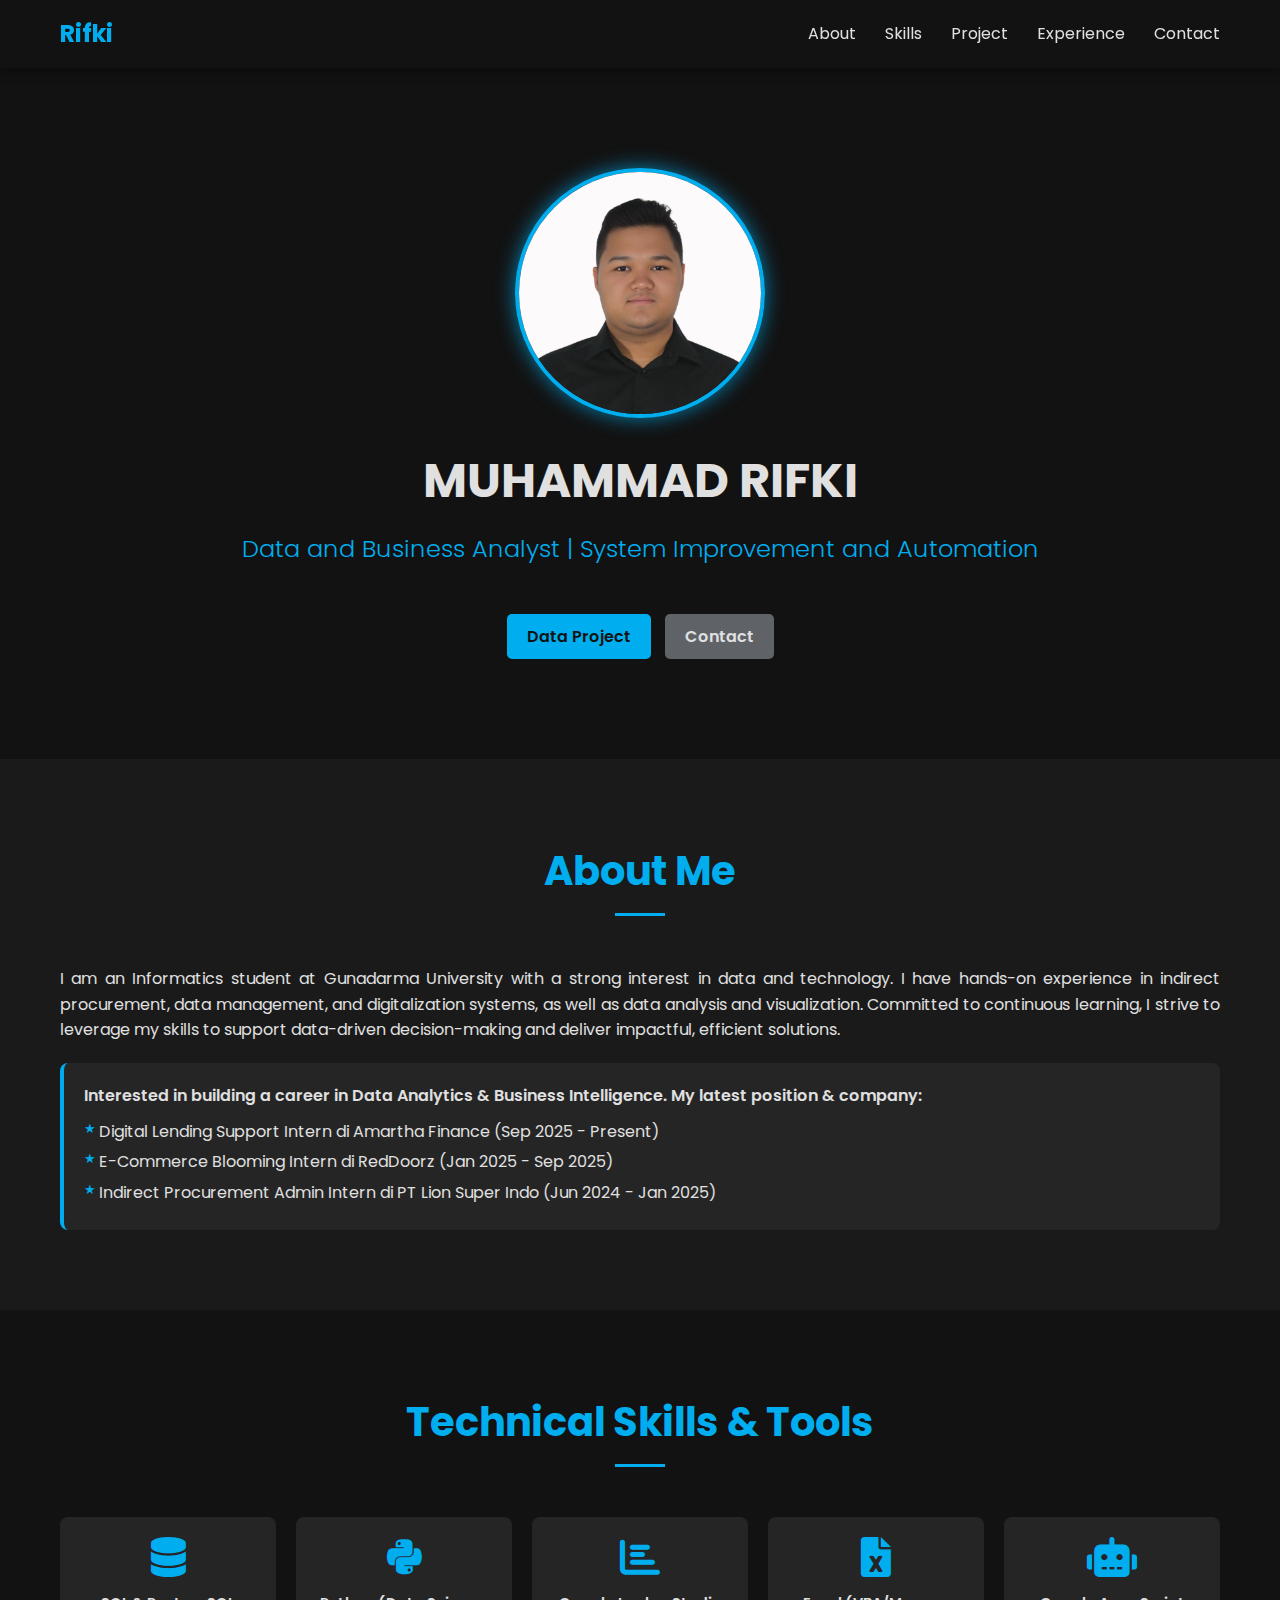
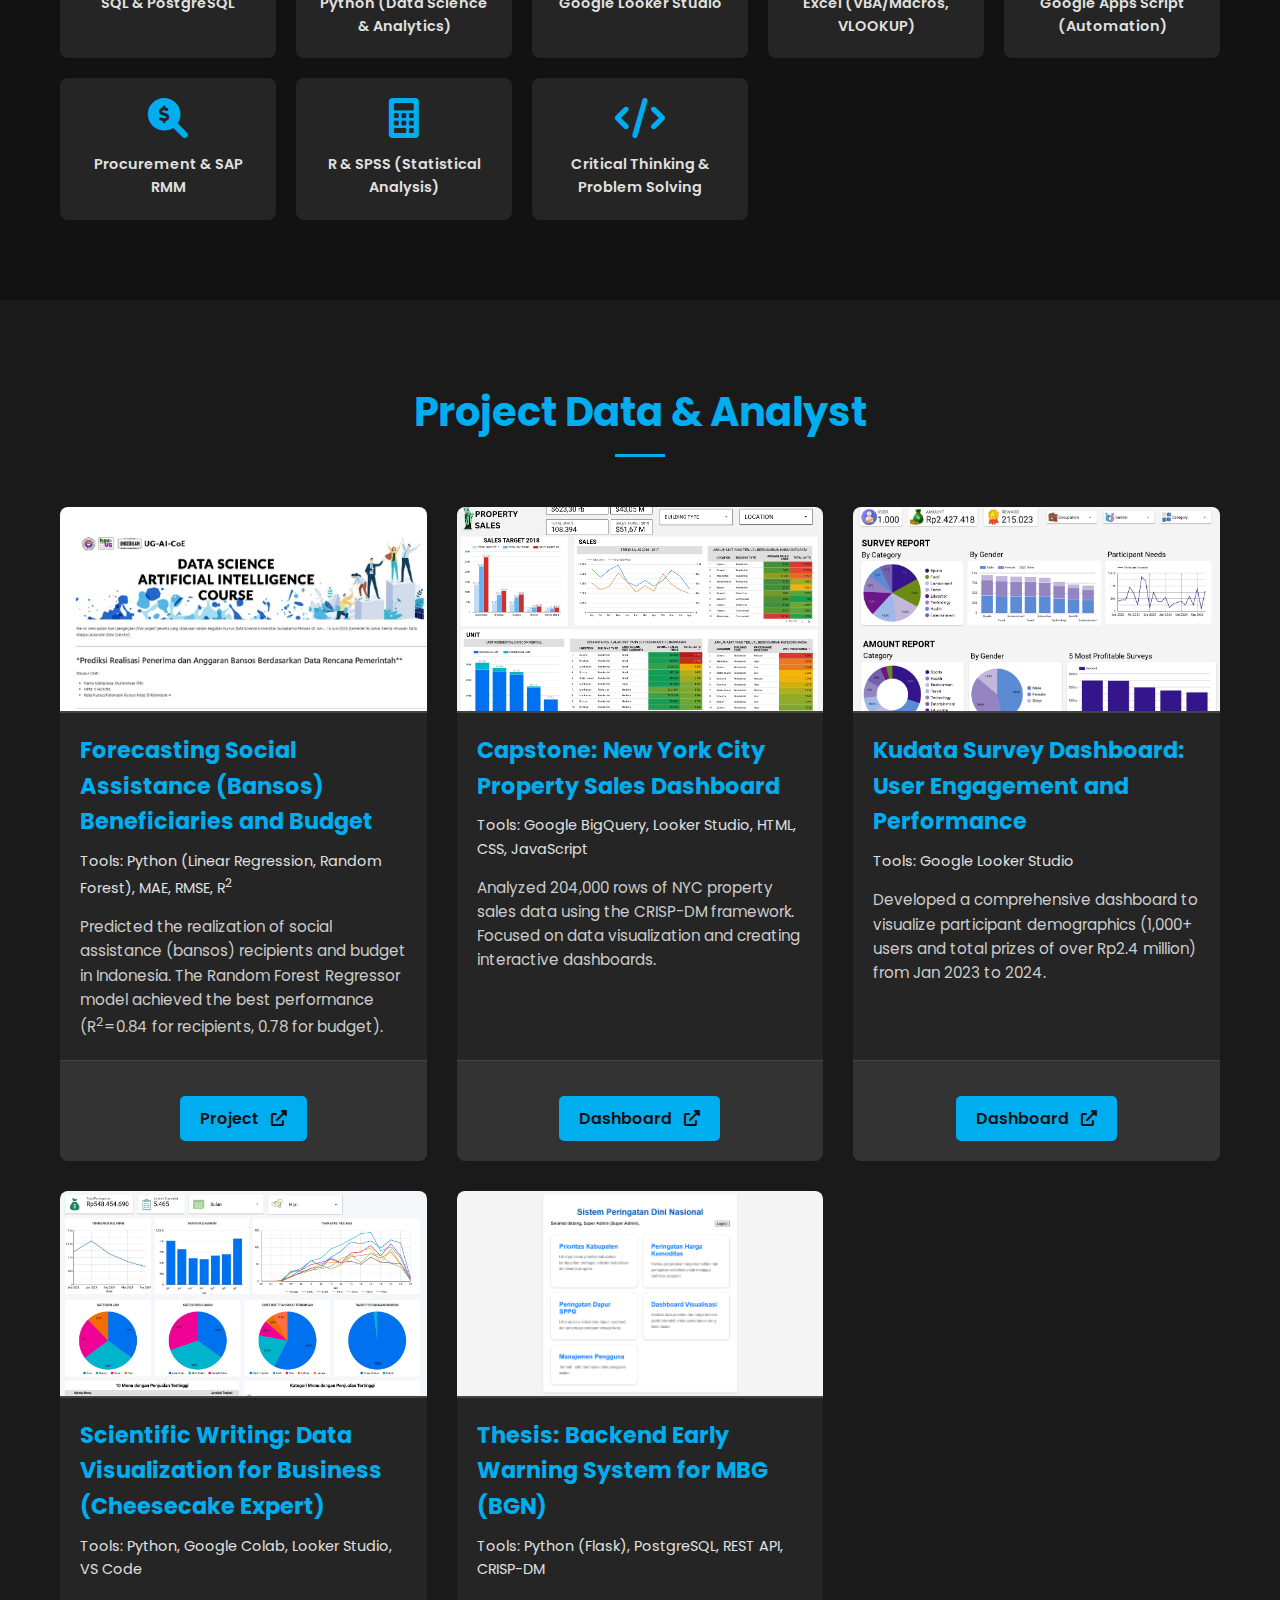
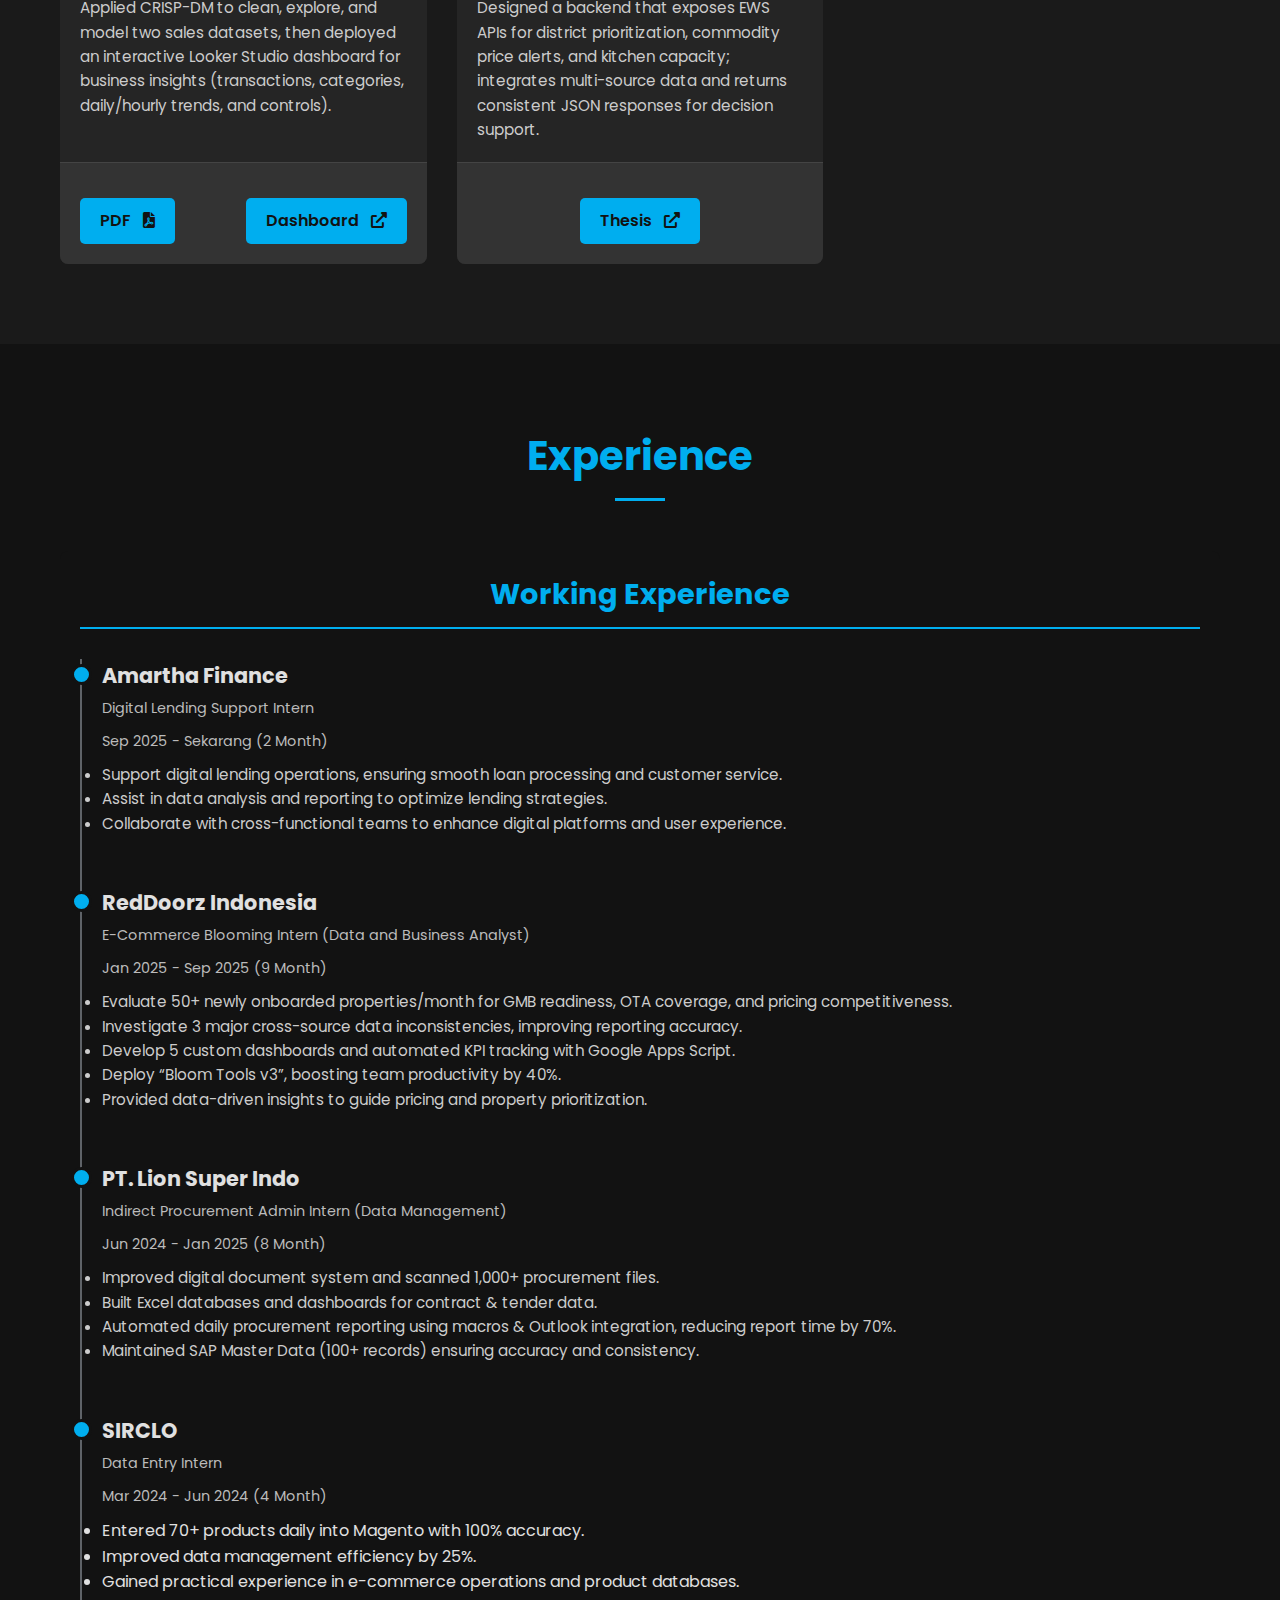
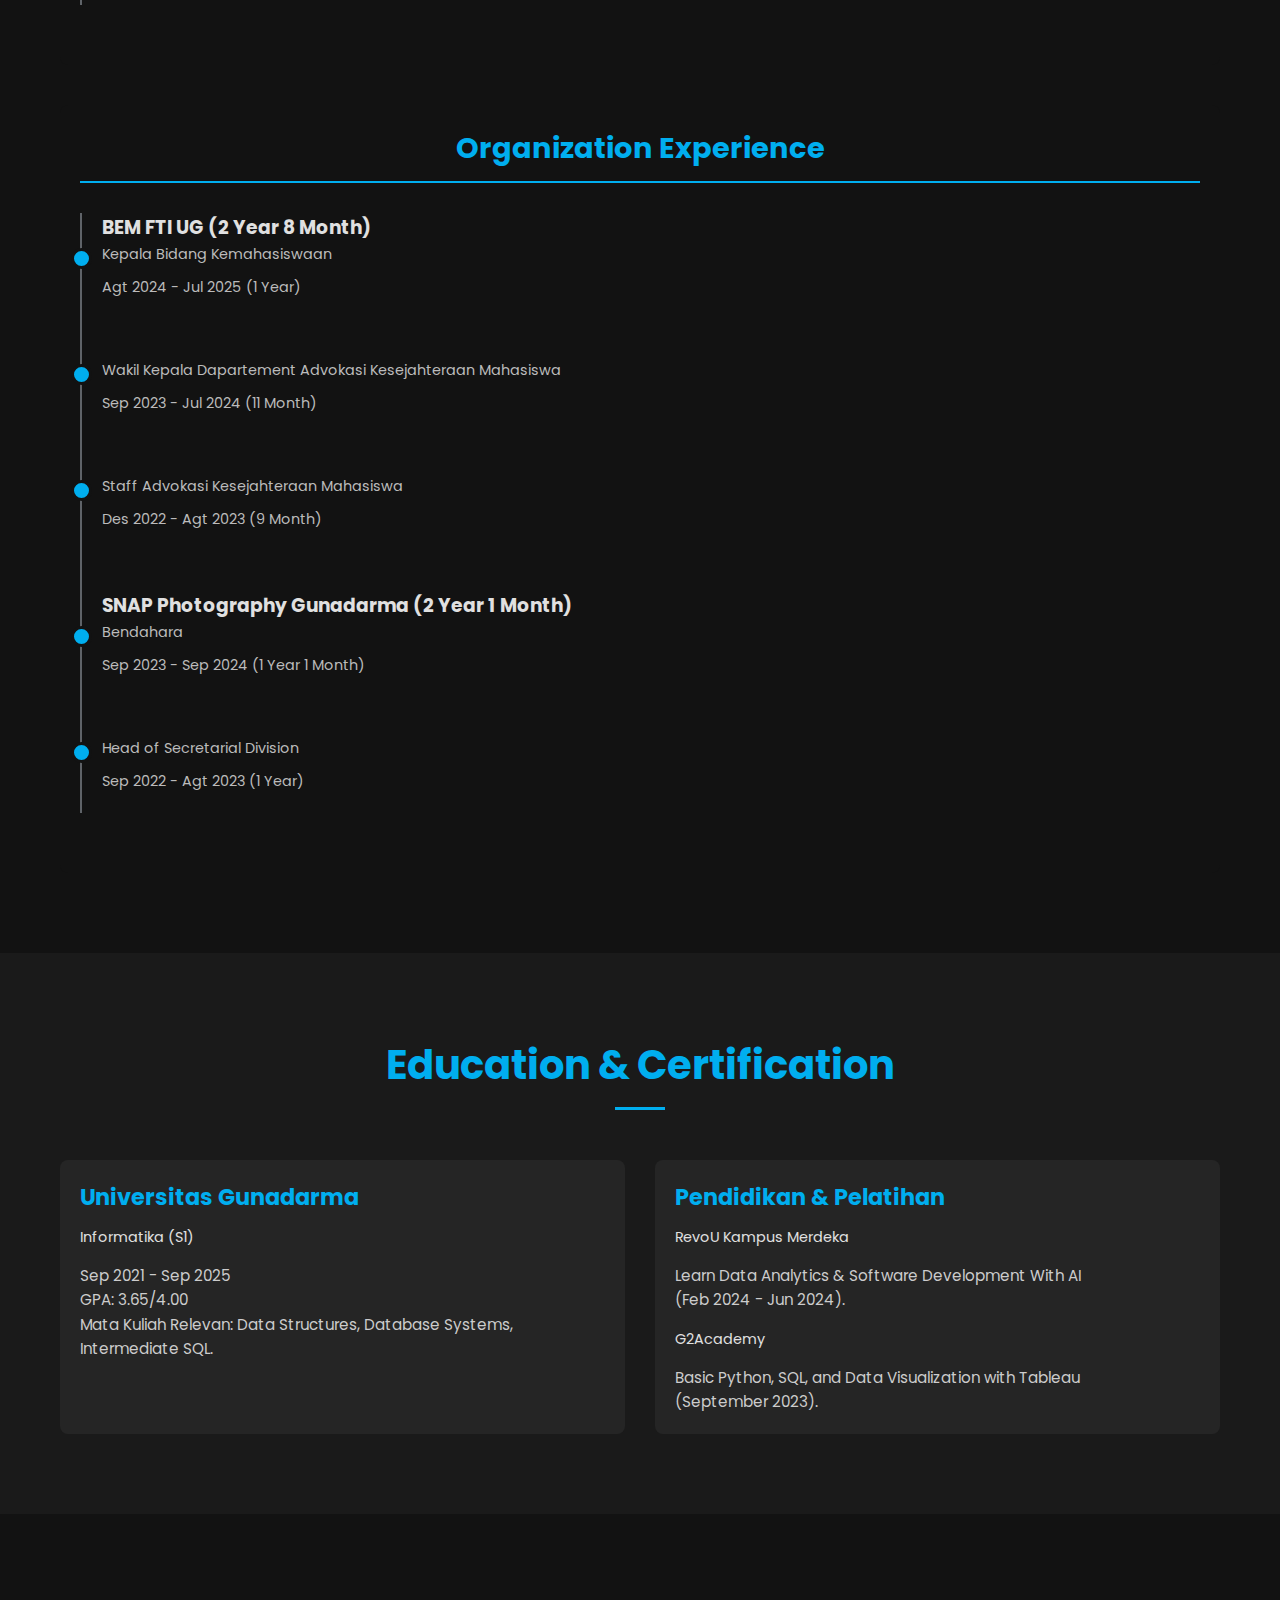
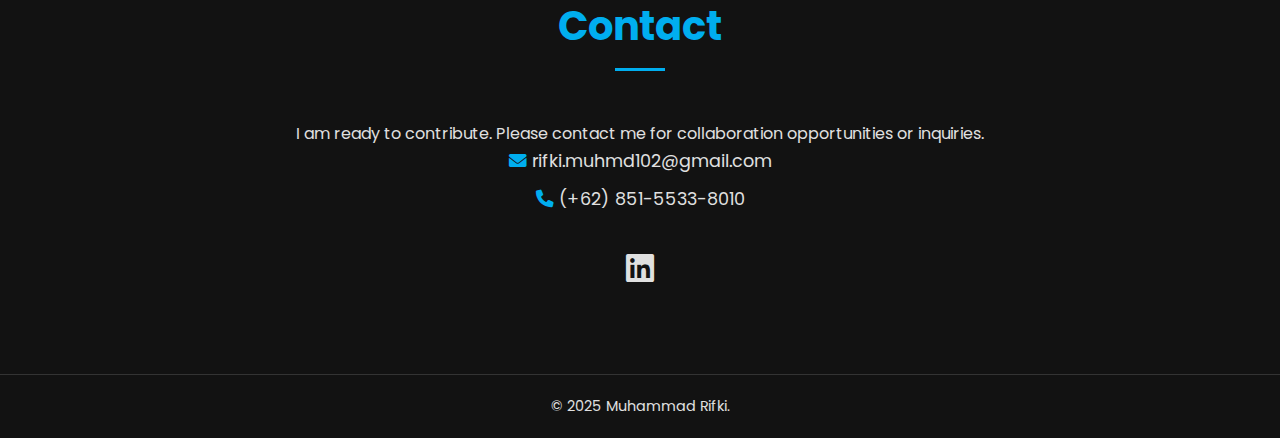
<file: portofolio.html>
<!DOCTYPE html>
<html lang="id">
<head>
    <meta charset="UTF-8">
    <meta name="viewport" content="width=device-width, initial-scale=1.0">
    <title>Muhammad Rifki - Data & Business Analyst Portofolio</title>
    <link rel="stylesheet" href="style.css">
    <link href="https://fonts.googleapis.com/css2?family=Poppins:wght@300;400;600;700&display=swap" rel="stylesheet">
    <link rel="stylesheet" href="https://cdnjs.cloudflare.com/ajax/libs/font-awesome/6.0.0-beta3/css/all.min.css">
</head>
<body>

    <header>
        <div class="container navbar">
            <div class="logo"><a href="#hero">Rifki</a></div>
            <nav class="nav-links">
                <a href="#about-me">About</a>
                <a href="#skills">Skills</a>
                <a href="#projects">Project</a>
                <a href="#experience">Experience</a>
                <a href="#contact">Contact</a>
            </nav>
        </div>
    </header>

    <section id="hero" class="section-padding">
        <div class="container hero-content">
            <img src="images/rifki-profil.jpg" alt="Muhammad Rifki Photo" class="hero-image"> 
            <h1>MUHAMMAD RIFKI</h1>
            <h3>Data and Business Analyst | System Improvement and Automation</h3>
            <div class="actions">
                <a href="#projects" class="button">Data Project</a>
                <a href="#contact" class="button secondary-button" style="margin-left: 10px;">Contact</a>
            </div>
        </div>
    </section>

    <section id="about-me" class="section-padding">
        <div class="container">
            <h2>About Me</h2>
            <div class="about-flex">
                <div class="text-content">
                    <p>I am an Informatics student at Gunadarma University with a strong interest in data and technology. I have hands-on experience in indirect procurement, data management, and digitalization systems, as well as data analysis and visualization. Committed to continuous learning, I strive to leverage my skills to support data-driven decision-making and deliver impactful, efficient solutions.</p>
                    <div class="value-proposition">
                        <p style="font-weight: 600; margin-bottom: 10px;">Interested in building a career in Data Analytics & Business Intelligence. My latest position & company:</p>
                        <ul>
                            <li>Digital Lending Support Intern di Amartha Finance (Sep 2025 - Present)</li>
                            <li>E-Commerce Blooming Intern di RedDoorz (Jan 2025 - Sep 2025)</li>
                            <li>Indirect Procurement Admin Intern di PT Lion Super Indo (Jun 2024 - Jan 2025)</li>
                        </ul>
                    </div>
                </div>
            </div>
        </div>
    </section>

    <section id="skills" class="section-padding" style="background-color: var(--color-darker);">
        <div class="container">
            <h2>Technical Skills & Tools</h2>
            <div class="skills-grid">
                <div class="skill-item"><i class="fas fa-database"></i><p>SQL & PostgreSQL</p></div>
                <div class="skill-item"><i class="fab fa-python"></i><p>Python (Data Science & Analytics)</p></div>
                <div class="skill-item"><i class="fas fa-chart-bar"></i><p>Google Looker Studio</p></div>
                <div class="skill-item"><i class="fas fa-file-excel"></i><p>Excel (VBA/Macros, VLOOKUP)</p></div>
                <div class="skill-item"><i class="fas fa-robot"></i><p>Google Apps Script (Automation)</p></div>
                <div class="skill-item"><i class="fas fa-search-dollar"></i><p>Procurement & SAP RMM</p></div>
                <div class="skill-item"><i class="fas fa-calculator"></i><p>R & SPSS (Statistical Analysis)</p></div>
                <div class="skill-item"><i class="fas fa-code"></i><p>Critical Thinking & Problem Solving</p></div>
            </div>
        </div>
    </section>

    <section id="projects" class="section-padding">
        <div class="container">
            <h2>Project Data & Analyst</h2>
            <div class="projects-grid">
                <!-- Bansos -->
                <div class="project-card">
                    <img src="images/DS-Rifki.jpg" alt="Data Science" class="project-image" data-project="bansos">
                    <div class="project-content">
                    <h3>Forecasting Social Assistance (Bansos) Beneficiaries and Budget</h3>
                    <p class="tools">Tools: Python (Linear Regression, Random Forest), MAE, RMSE, R<sup>2</sup></p>
                    <p class="desc">Predicted the realization of social assistance (bansos) recipients and budget in Indonesia. The Random Forest Regressor model achieved the best performance (R<sup>2</sup>=0.84 for recipients, 0.78 for budget).</p>
                    </div>
                    <div class="project-links">
                    <a href="https://bit.ly/ds-bnsp-rifki" target="_blank" class="button">Project <i class="fas fa-external-link-alt"></i></a>
                    </div>
                </div>

                <!-- NYC -->
                <div class="project-card">
                    <img src="images/NYC Visual.jpg" alt="Preview NYC Dashboard" class="project-image" data-project="nyc">
                    <div class="project-content">
                    <h3>Capstone: New York City Property Sales Dashboard</h3>
                    <p class="tools">Tools: Google BigQuery, Looker Studio, HTML, CSS, JavaScript</p>
                    <p class="desc">Analyzed 204,000 rows of NYC property sales data using the CRISP-DM framework. Focused on data visualization and creating interactive dashboards.</p>
                    </div>
                    <div class="project-links">
                    <a href="https://bit.ly/DA-NYC-RIFKI" target="_blank" class="button">Dashboard <i class="fas fa-external-link-alt"></i></a>
                    </div>
                </div>

                <!-- Kudata -->
                <div class="project-card">
                    <img src="images/Kudata.jpg" alt="Kudata Survey Dashboard" class="project-image" data-project="kudata">
                    <div class="project-content">
                    <h3>Kudata Survey Dashboard: User Engagement and Performance</h3>
                    <p class="tools">Tools: Google Looker Studio</p>
                    <p class="desc">Developed a comprehensive dashboard to visualize participant demographics (1,000+ users and total prizes of over Rp2.4 million) from Jan 2023 to 2024.</p>
                    </div>
                    <div class="project-links">
                    <a href="https://bit.ly/da-survey-rifki" target="_blank" class="button">Dashboard <i class="fas fa-external-link-alt"></i></a>
                    </div>
                </div>

                <!-- Scientific Writing / Penulisan Ilmiah -->
                <div class="project-card">
                    <img src="images/PI.jpg" alt="Data Visualization for Business (Cheesecake Expert)" class="project-image" data-project="scientviz">
                    <div class="project-content">
                    <h3>Scientific Writing: Data Visualization for Business (Cheesecake Expert)</h3>
                    <p class="tools">Tools: Python, Google Colab, Looker Studio, VS Code</p>
                    <p class="desc">Applied CRISP-DM to clean, explore, and model two sales datasets, then deployed an interactive Looker Studio dashboard for business insights (transactions, categories, daily/hourly trends, and controls).</p>
                    </div>
                    <div class="project-links split">
                        <a href="https://drive.google.com/file/d/1m9vOUinttUIye93fLzSt250-per44bxY/view?usp=sharing" target="_blank" class="button">PDF <i class="fas fa-file-pdf"></i></a>
                        <a href="https://lookerstudio.google.com/reporting/c9090929-ea8f-4de6-839d-94ad0128f563" target="_blank" class="button">Dashboard <i class="fas fa-external-link-alt"></i></a>
                    </div>
                </div>

                <!-- Skripsi -->
                <div class="project-card">
                    <img src="images/T1.png" alt="Backend EWS for MBG (BGN)" class="project-image" data-project="thesis">
                    <div class="project-content">
                    <h3>Thesis: Backend Early Warning System for MBG (BGN)</h3>
                    <p class="tools">Tools: Python (Flask), PostgreSQL, REST API, CRISP-DM</p>
                    <p class="desc">Designed a backend that exposes EWS APIs for district prioritization, commodity price alerts, and kitchen capacity; integrates multi-source data and returns consistent JSON responses for decision support.</p>
                    </div>
                    <div class="project-links">
                    <a href="https://drive.google.com/file/d/1qq6FYT7zRw6ZCyfxRBjlqVZALY2YfCFr/view?usp=sharing" target="_blank" class="button">Thesis <i class="fas fa-external-link-alt"></i></a>
                    </div>
                </div>
                </div>

                    </div>
                </div>
            </div>
        </div>
    </section>

    <div id="gallery-modal" class="modal">
        <div class="modal-content">
            <span class="close-btn">&times;</span>
            <div class="carousel-container">
                <div class="carousel-slide">
                    </div>
                <a class="prev" onclick="plusSlides(-1)">&#10094;</a>
                <a class="next" onclick="plusSlides(1)">&#10095;</a>
            </div>
            <div class="carousel-dots-container">
                </div>
        </div>
    </div>


    <section id="experience" class="section-padding" style="background-color: var(--color-darker);">
        <div class="container">
            <h2>Experience</h2>
            <div class="experience-grid">
                <div class="experience-column">
                    <h3 class="column-title" style="color: var(--color-accent);">Working Experience</h3>
                    <div class="experience-timeline">
                        <div class="timeline-item">
                            <h3>Amartha Finance</h3>
                            <div class="role">Digital Lending Support Intern</div>
                            <div class="duration">Sep 2025 - Sekarang (2 Month)</div>
                            <ul>
                                <li>Support digital lending operations, ensuring smooth loan processing and customer service.</li>
                                <li>Assist in data analysis and reporting to optimize lending strategies.</li>
                                <li>Collaborate with cross-functional teams to enhance digital platforms and user experience.</li>
                            </ul>
                        </div>
                        <div class="timeline-item">
                            <h3>RedDoorz Indonesia</h3>
                            <div class="role">E-Commerce Blooming Intern (Data and Business Analyst)</div>
                            <div class="duration">Jan 2025 - Sep 2025 (9 Month)</div>
                            <ul>
                                <li>Evaluate 50+ newly onboarded properties/month for GMB readiness, OTA coverage, and pricing competitiveness.</li>
                                <li>Investigate 3 major cross-source data inconsistencies, improving reporting accuracy.</li>
                                <li>Develop 5 custom dashboards and automated KPI tracking with Google Apps Script.</li>
                                <li>Deploy “Bloom Tools v3”, boosting team productivity by 40%.</li>
                                <li>Provided data-driven insights to guide pricing and property prioritization.</li>
                            </ul>
                        </div>
                        <div class="timeline-item">
                            <h3>PT. Lion Super Indo</h3>
                            <div class="role">Indirect Procurement Admin Intern (Data Management)</div>
                            <div class="duration">Jun 2024 - Jan 2025 (8 Month)</div>
                            <ul>
                                <li>Improved digital document system and scanned 1,000+ procurement files.</li>
                                <li>Built Excel databases and dashboards for contract & tender data.</li>
                                <li>Automated daily procurement reporting using macros & Outlook integration, reducing report time by 70%.</li>
                                <li>Maintained SAP Master Data (100+ records) ensuring accuracy and consistency.</li>
                            </ul>
                        </div>
                        <div class="timeline-item">
                            <h3>SIRCLO</h3>
                            <div class="role">Data Entry Intern</div>
                            <div class="duration">Mar 2024 - Jun 2024 (4 Month)</div>
                                <li>Entered 70+ products daily into Magento with 100% accuracy.</li>
                                <li>Improved data management efficiency by 25%.</li>
                                <li>Gained practical experience in e-commerce operations and product databases.</li>
                        </div>
                    </div>
                </div>

                <div class="experience-column">
                    <h3 class="column-title" style="color: var(--color-accent);">Organization Experience</h3>
                    <div class="experience-timeline">
                        <h3>BEM FTI UG (2 Year 8 Month)</h3>
                        <div class="timeline-item">
                            <div class="role">Kepala Bidang Kemahasiswaan</div>
                            <div class="duration">Agt 2024 - Jul 2025 (1 Year)</div>
                        </div>
                        <div class="timeline-item">
                            <div class="role">Wakil Kepala Dapartement Advokasi Kesejahteraan Mahasiswa</div>
                            <div class="duration">Sep 2023 - Jul 2024 (11 Month)</div>
                        </div>
                        <div class="timeline-item">
                            <div class="role">Staff Advokasi Kesejahteraan Mahasiswa</div>
                            <div class="duration">Des 2022 - Agt 2023 (9 Month)</div>
                        </div>
                        <h3>SNAP Photography Gunadarma (2 Year 1 Month)</h3>
                        <div class="timeline-item">

                            <div class="role">Bendahara</div>
                            <div class="duration">Sep 2023 - Sep 2024 (1 Year 1 Month)</div>
                        </div>
                        <div class="timeline-item">
                            <div class="role">Head of Secretarial Division</div>
                            <div class="duration">Sep 2022 - Agt 2023 (1 Year)</div>
                        </div>
                    </div>
                </div>
            </div>
        </div>
    </section>
    
    <section id="education" class="section-padding">
        <div class="container">
            <h2>Education & Certification</h2>
            <div class="projects-grid">
                
                <div class="project-card">
                    <div class="project-content">
                        <h3>Universitas Gunadarma</h3>
                        <p class="tools">Informatika (S1)</p>
                        <p class="desc">Sep 2021 - Sep 2025 <br> GPA: 3.65/4.00 <br> Mata Kuliah Relevan: Data Structures, Database Systems, Intermediate SQL.</p>
                    </div>
                </div>

                <div class="project-card">
                    <div class="project-content">
                        <h3>Pendidikan & Pelatihan</h3>
                        <p class="tools">RevoU Kampus Merdeka</p>
                        <p class="desc">Learn Data Analytics & Software Development With AI <br> (Feb 2024 - Jun 2024).</p>
                        <p class="tools" style="margin-top: 15px;">G2Academy</p>
                        <p class="desc">Basic Python, SQL, and Data Visualization with Tableau <br> (September 2023).</p>
                    </div>
                </div>
            </div>
        </div>
    </section>

    <section id="contact" class="section-padding" style="background-color: var(--color-darker);">
        <div class="container">
            <h2>Contact</h2>
            <p>I am ready to contribute. Please contact me for collaboration opportunities or inquiries.</p>
            <div class="contact-info">
                <p><i class="fas fa-envelope" style="color: var(--color-accent);"></i> rifki.muhmd102@gmail.com</p>
                <p><i class="fas fa-phone" style="color: var(--color-accent);"></i> (+62) 851-5533-8010</p>
            </div>
            
            <div class="social-links">
                <a href="http://www.linkedin.com/in/muhrifki" target="_blank" title="LinkedIn"><i class="fab fa-linkedin"></i></a>
            </div>
        </div>
    </section>

    <footer>
        <div class="container">
            <p>&copy; 2025 Muhammad Rifki.</p>
        </div>
    </footer>
    
    <script>
        // Data Gambar untuk Galeri (Silakan ganti path gambarnya dengan gambar lokal Anda)
        const galleryData = {
        bansos: [
            "images/DS-Rifki.jpg" // GANTI dengan gambar BNSP 1
            // "images/bansos-viz-2.png"
        ],
        nyc: [
            "images/NYC Visual.jpg"
            // "images/nyc-dash-2.png"
        ],
        kudata: [
            "images/Kudata.jpg"
            // "images/kudata-dash-2.png"
        ],

        // Tambahan galeri untuk Scientific Writing & Skripsi
        scientviz: [
            "images/PI.jpg",
            //"images/pi-2.jpg",
            //"images/pi-3.jpg"
        ],

        thesis: [
            "images/T1.png",
            "images/T2.png",
            //"images/skripsi-3.jpg"
        ]
        };

        // Scroll Spy (Navbar Active)
        const sections = document.querySelectorAll('section');
        const navLi = document.querySelectorAll('.nav-links a');

        window.addEventListener('scroll', () => {
            let current = '';
            sections.forEach(section => {
                const sectionTop = section.offsetTop;
                if (window.scrollY >= sectionTop - 150) {
                    current = section.getAttribute('id');
                }
            });

            navLi.forEach(a => {
                a.classList.remove('active');
                if (a.getAttribute('href').includes(current)) {
                    a.classList.add('active');
                }
            });
        });

        // Gallery Modal (Poin 3)
        const modal = document.getElementById('gallery-modal');
        const closeBtn = document.querySelector('.close-btn');
        const carouselSlide = document.querySelector('.carousel-slide');
        const carouselDotsContainer = document.querySelector('.carousel-dots-container');

        let slideIndex = 1;

        // Buka modal saat gambar di-klik (butuh attribute data-project)
        document.querySelectorAll('.project-image[data-project]').forEach(img => {
            img.addEventListener('click', () => {
                const key = img.getAttribute('data-project');
                openModal(key);  // pakai fungsi openModal yang sudah ada
            });
        });


        closeBtn.onclick = function() {
            modal.style.display = "none";
        }

        window.onclick = function(event) {
            if (event.target == modal) {
                modal.style.display = "none";
            }
        }

        function openModal(projectKey) {
            const images = galleryData[projectKey];
            if (!images || images.length === 0) return;

            // Bersihkan konten sebelumnya
            carouselSlide.innerHTML = '';
            carouselDotsContainer.innerHTML = '';

            // Masukkan gambar dan dots baru
            images.forEach((src, index) => {
                // Gambar
                const imgDiv = document.createElement('div');
                imgDiv.className = 'mySlides fade';
                const img = document.createElement('img');
                img.src = src;
                img.style.width = '100%';
                imgDiv.appendChild(img);
                carouselSlide.appendChild(imgDiv);

                // Dots
                const dot = document.createElement('span');
                dot.className = 'dot';
                dot.onclick = () => currentSlide(index + 1);
                carouselDotsContainer.appendChild(dot);
            });

            modal.style.display = "block";
            slideIndex = 1;
            showSlides(slideIndex);
        }

        function plusSlides(n) {
            showSlides(slideIndex += n);
        }

        function currentSlide(n) {
            showSlides(slideIndex = n);
        }

        function showSlides(n) {
            let i;
            const slides = document.getElementsByClassName("mySlides");
            const dots = document.getElementsByClassName("dot");

            if (slides.length === 0) return;

            if (n > slides.length) {slideIndex = 1}
            if (n < 1) {slideIndex = slides.length}

            for (i = 0; i < slides.length; i++) {
                slides[i].style.display = "none";
            }
            for (i = 0; i < dots.length; i++) {
                dots[i].className = dots[i].className.replace(" active-dot", "");
            }
            slides[slideIndex-1].style.display = "block";
            dots[slideIndex-1].className += " active-dot";
        }
    </script>
</body>
</html>
</file>
<file: style.css>
/* BASE STYLES & DARK THEME */
:root {
    --color-dark: #1A1A1A; /* Latar Belakang Dasar Gelap */
    --color-darker: #121212; /* Footer dan Navbar Gelap */
    --color-text-light: #E0E0E0; /* Teks Utama */
    --color-accent: #00AEEF; /* Biru Elektrik (Aksen) */
    --color-secondary-accent: #5F6368; /* Abu untuk garis/garis batas */
    --color-card: #252525; /* Latar belakang card */
    --color-secondary-button: #5F6368; /* Warna tombol sekunder */
}

* {
    box-sizing: border-box;
    margin: 0;
    padding: 0;
    scroll-behavior: smooth;
}

body {
    font-family: 'Poppins', sans-serif;
    background-color: var(--color-dark);
    color: var(--color-text-light);
    line-height: 1.6;
}

/* UTILITY */
.container {
    max-width: 1200px;
    margin: 0 auto;
    padding: 0 20px;
}

.section-padding {
    padding: 80px 0;
}

h2 {
    font-size: 2.5em;
    text-align: center;
    margin-bottom: 50px;
    color: var(--color-accent);
    position: relative;
}

h2::after {
    content: '';
    display: block;
    width: 50px;
    height: 3px;
    background: var(--color-accent);
    margin: 10px auto 0;
}

.button {
    display: inline-block;
    padding: 10px 20px; /* Sedikit dikecilkan agar muat di card */
    margin-top: 15px;
    background-color: var(--color-accent);
    color: var(--color-darker);
    text-decoration: none;
    border-radius: 5px;
    font-weight: 600;
    transition: background-color 0.3s, transform 0.3s;
    cursor: pointer; /* Tambahkan cursor pointer untuk tombol */
    border: none;
    font-family: 'Poppins', sans-serif;
}

.button:hover {
    background-color: #0087c0;
    transform: translateY(-2px);
}

.secondary-button {
    background-color: var(--color-secondary-button);
    color: var(--color-text-light);
}

.secondary-button:hover {
    background-color: #494c50;
}

/* HEADER & NAVIGATION */
header {
    background-color: var(--color-darker);
    color: var(--color-text-light);
    padding: 15px 0;
    position: sticky;
    top: 0;
    z-index: 1000;
    box-shadow: 0 2px 10px rgba(0, 0, 0, 0.5);
}

.navbar {
    display: flex;
    justify-content: space-between;
    align-items: center;
}

.logo a {
    font-size: 1.5em;
    font-weight: 700;
    color: var(--color-accent);
    text-decoration: none;
}

.nav-links a {
    color: var(--color-text-light);
    text-decoration: none;
    margin-left: 25px;
    font-weight: 400;
    transition: color 0.3s;
}

.nav-links a:hover,
.nav-links a.active {
    color: var(--color-accent);
    font-weight: 600; 
    border-bottom: 2px solid var(--color-accent);
    padding-bottom: 3px;
}

/* HERO SECTION */
#hero {
    background-color: var(--color-darker);
    padding: 100px 0;
    text-align: center;
}

.hero-content {
    display: flex;
    flex-direction: column;
    align-items: center;
}

.hero-image {
    width: 250px; /* Ukuran diperbesar sedikit */
    height: 250px; /* Ukuran diperbesar sedikit */
    border-radius: 50%;
    object-fit: cover;
    margin-bottom: 25px;
    border: 4px solid var(--color-accent);
    box-shadow: 0 0 20px rgba(0, 174, 239, 0.7); /* Efek glow lebih kuat */
}

.hero-content h1 {
    font-size: 3em;
    margin-bottom: 10px;
    font-weight: 700;
}

.hero-content h3 {
    font-size: 1.5em;
    color: var(--color-accent);
    font-weight: 300;
    margin-bottom: 30px;
}

/* ABOUT SECTION */
#about-me .about-flex {
    display: flex;
    gap: 40px;
    align-items: center;
}

#about-me .text-content {
    flex: 1;
}

#about-me .text-content p {
    margin-bottom: 15px;
    text-align: justify;
}

#about-me .value-proposition {
    background-color: var(--color-card);
    padding: 20px;
    border-radius: 8px;
    border-left: 4px solid var(--color-accent);
    margin-top: 20px;
}

#about-me .value-proposition ul {
    list-style: none;
    padding: 0;
}

#about-me .value-proposition ul li {
    margin-bottom: 5px;
    position: relative;
    padding-left: 15px;
}

#about-me .value-proposition ul li::before {
    content: '★';
    color: var(--color-accent);
    position: absolute;
    left: 0;
    font-size: 0.8em;
}

/* SKILLS SECTION */
.skills-grid {
    display: grid;
    grid-template-columns: repeat(auto-fit, minmax(180px, 1fr));
    gap: 20px;
    text-align: center;
}

.skill-item {
    background-color: var(--color-card);
    padding: 20px;
    border-radius: 8px;
    transition: transform 0.3s, box-shadow 0.3s;
}

.skill-item:hover {
    transform: translateY(-5px);
    box-shadow: 0 5px 15px rgba(0, 174, 239, 0.2);
}

.skill-item i {
    font-size: 2.5em;
    color: var(--color-accent);
    margin-bottom: 10px;
}

.skill-item p {
    margin-top: 5px;
    font-size: 0.9em;
    font-weight: 600;
}

/* PROJECT SECTION */
.projects-grid {
    display: grid;
    grid-template-columns: repeat(auto-fit, minmax(300px, 1fr));
    gap: 30px;
}

.project-card {
    background-color: var(--color-card);
    border-radius: 8px;
    overflow: hidden;
    transition: transform 0.3s, box-shadow 0.3s;
    display: flex;
    flex-direction: column;
}

.project-card:hover {
    transform: scale(1.02);
    box-shadow: 0 10px 20px rgba(0, 0, 0, 0.5);
}

.project-content {
    padding: 20px;
    flex-grow: 1;
}

.project-content h3 {
    font-size: 1.4em;
    color: var(--color-accent);
    margin-bottom: 10px;
}

.project-content p.tools {
    font-size: 0.9em;
    color: var(--color-text-light);
    margin-bottom: 15px;
}

.project-content p.desc {
    font-size: 0.95em;
    color: #ccc;
}

.project-links {
    padding: 20px;
    background-color: #333;
    border-top: 1px solid #444;

    display: flex;
    justify-content: center;   /* tombol di tengah */
    align-items: center;
}

.project-image {
    width: 100%;
    aspect-ratio: 16 / 9;      /* atau 4/3 kalau kamu prefer */
    object-fit: cover;
    border-bottom: 2px solid #444;
    border-radius: 5px 5px 0 0;
    cursor: pointer;           /* kasih indikator bisa diklik */
    transition: transform .2s ease, filter .2s ease;
}

.project-image:hover {
    transform: scale(1.01);
    filter: brightness(1.02);
}

/* EXPERIENCE SECTION */
.experience-grid {
    display: grid;
    grid-template-columns: 1fr; /* Membagi 2 kolom */
    gap: 40px;
}

.experience-column {
    padding: 20px;
    background-color: var(--color-darker);
    border-radius: 8px;
}

.column-title {
    text-align: center;
    margin-bottom: 30px;
    font-size: 1.8em;
    border-bottom: 2px solid var(--color-accent);
    padding-bottom: 10px;
}

.experience-timeline {
    border-left: 2px solid var(--color-secondary-accent);
    padding-left: 20px;
}

.timeline-item {
    position: relative;
    margin-bottom: 40px;
    padding-bottom: 10px;
}

.timeline-item::before {
    content: '';
    position: absolute;
    left: -31px;
    top: 5px;
    width: 15px;
    height: 15px;
    border-radius: 50%;
    background: var(--color-accent);
    border: 3px solid var(--color-darker);
}

.timeline-item h3 {
    font-size: 1.3em;
    color: var(--color-text-light);
    margin-bottom: 5px;
}

.timeline-item .role, .timeline-item .duration {
    font-size: 0.9em;
    color: #bbb;
    margin-bottom: 10px;
}

.timeline-item ul, .timeline-item .summary-text {
    font-size: 0.95em;
    margin-top: 10px;
    color: #ccc;
}

/* EDUCATION & CERTIFICATION - Menggunakan grid yang sama dengan project */

/* CONTACT SECTION */
#contact {
    text-align: center;
}

.contact-info p {
    font-size: 1.1em;
    margin-bottom: 10px;
}

.social-links {
    margin-top: 30px;
}

.social-links a {
    color: var(--color-text-light);
    font-size: 2em;
    margin: 0 15px;
    transition: color 0.3s;
}

.social-links a:hover {
    color: var(--color-accent);
}

/* FOOTER */
footer {
    background-color: var(--color-darker);
    text-align: center;
    padding: 20px 0;
    font-size: 0.9em;
    border-top: 1px solid #333;
}

/* === MODAL & CAROUSEL STYLES === */
.modal {
    display: none;
    position: fixed;
    z-index: 2000; 
    left: 0;
    top: 0;
    width: 100%;
    height: 100%;
    overflow: auto;
    background-color: rgba(0,0,0,0.9);
}

.modal-content {
    margin: auto;
    display: block;
    width: 90%;
    max-width: 900px;
    position: relative;
    top: 50%;
    transform: translateY(-50%);
    background: none;
}

.close-btn {
    position: absolute;
    top: 15px;
    right: 35px;
    color: #f1f1f1;
    font-size: 40px;
    font-weight: bold;
    transition: 0.3s;
    cursor: pointer;
    z-index: 2001;
}

.close-btn:hover,
.close-btn:focus {
    color: var(--color-accent);
    text-decoration: none;
    cursor: pointer;
}

.carousel-container {
    position: relative;
    margin: 0 auto;
    max-width: 100%;
}

.mySlides {
    display: none;
}

.mySlides img {
    border-radius: 8px;
    box-shadow: 0 0 20px rgba(0, 0, 0, 0.5);
}

/* Previous & Next buttons */
.prev, .next {
    cursor: pointer;
    position: absolute;
    top: 50%;
    width: auto;
    padding: 16px;
    margin-top: -50px;
    color: white;
    font-weight: bold;
    font-size: 20px;
    transition: 0.6s ease;
    border-radius: 0 3px 3px 0;
    user-select: none;
    background-color: rgba(0,0,0,0.4);
}

.next {
    right: 0;
    border-radius: 3px 0 0 3px;
}

.prev:hover, .next:hover {
    background-color: rgba(0, 174, 239, 0.8);
}

/* Dots */
.carousel-dots-container {
    text-align: center;
    padding: 10px 0;
}

.dot {
    cursor: pointer;
    height: 15px;
    width: 15px;
    margin: 0 2px;
    background-color: #bbb;
    border-radius: 50%;
    display: inline-block;
    transition: background-color 0.6s ease;
}

.active-dot, .dot:hover {
    background-color: var(--color-accent);
}

/* Fading animation */
.fade {
    animation-name: fade;
    animation-duration: 1.5s;
}

@keyframes fade {
    from {opacity: .4}
    to {opacity: 1}
}

/* RESPONSIVE DESIGN */
@media (max-width: 900px) {
    .experience-grid {
        grid-template-columns: 1fr; /* Kembali ke 1 kolom di layar kecil */
    }
}

@media (max-width: 768px) {
    .navbar {
        flex-direction: column;
    }

    .nav-links {
        margin-top: 15px;
    }

    .nav-links a {
        margin: 0 10px;
        font-size: 0.9em;
    }

    .hero-content h1 {
        font-size: 2.5em;
    }

    .hero-content h3 {
        font-size: 1.2em;
    }

    #about-me .about-flex {
        flex-direction: column;
    }

    .skills-grid {
        grid-template-columns: repeat(auto-fit, minmax(120px, 1fr));
    }
    
    .modal-content {
        width: 95%;
    }
}
a:focus-visible, button:focus-visible {
  outline: 2px solid var(--color-accent);
  outline-offset: 2px;
}

.project-links.split {
  justify-content: space-between;   /* kiri & kanan */
}
.button i { margin-left: 8px; }
</file>
